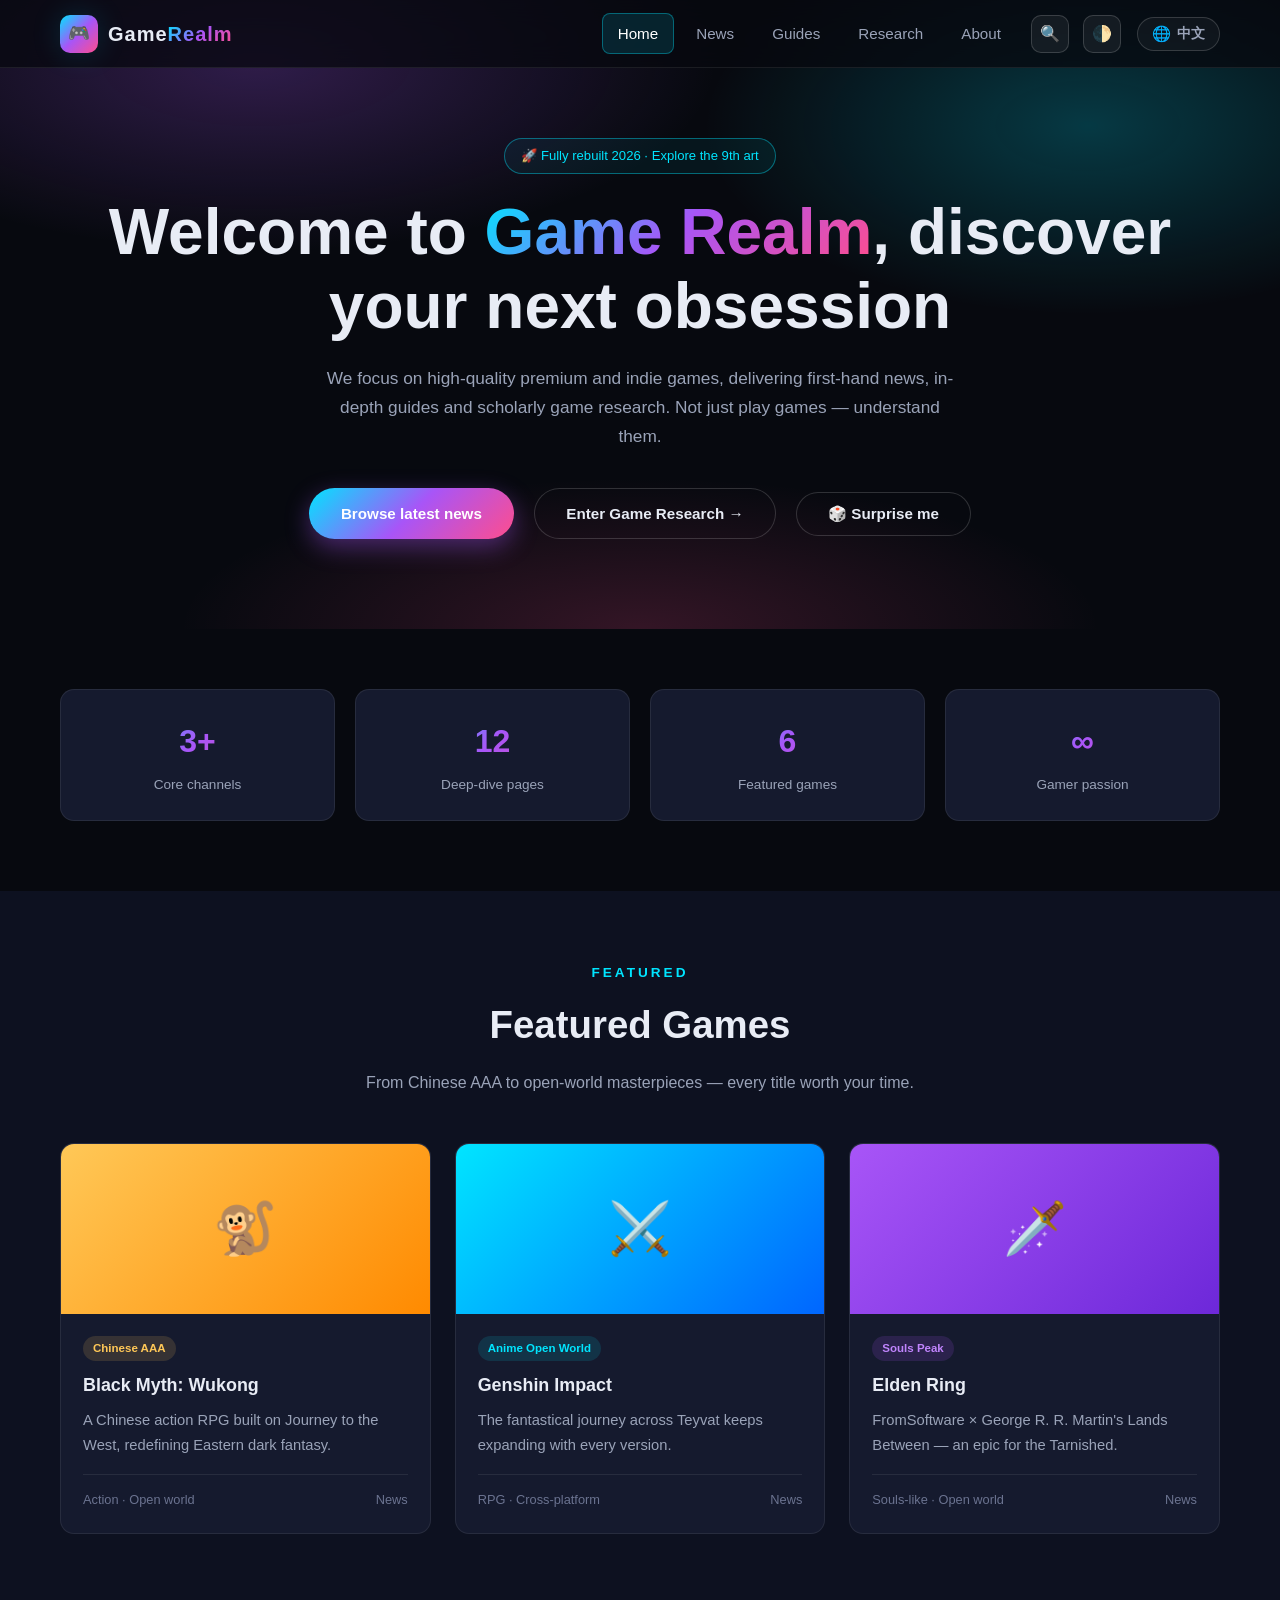
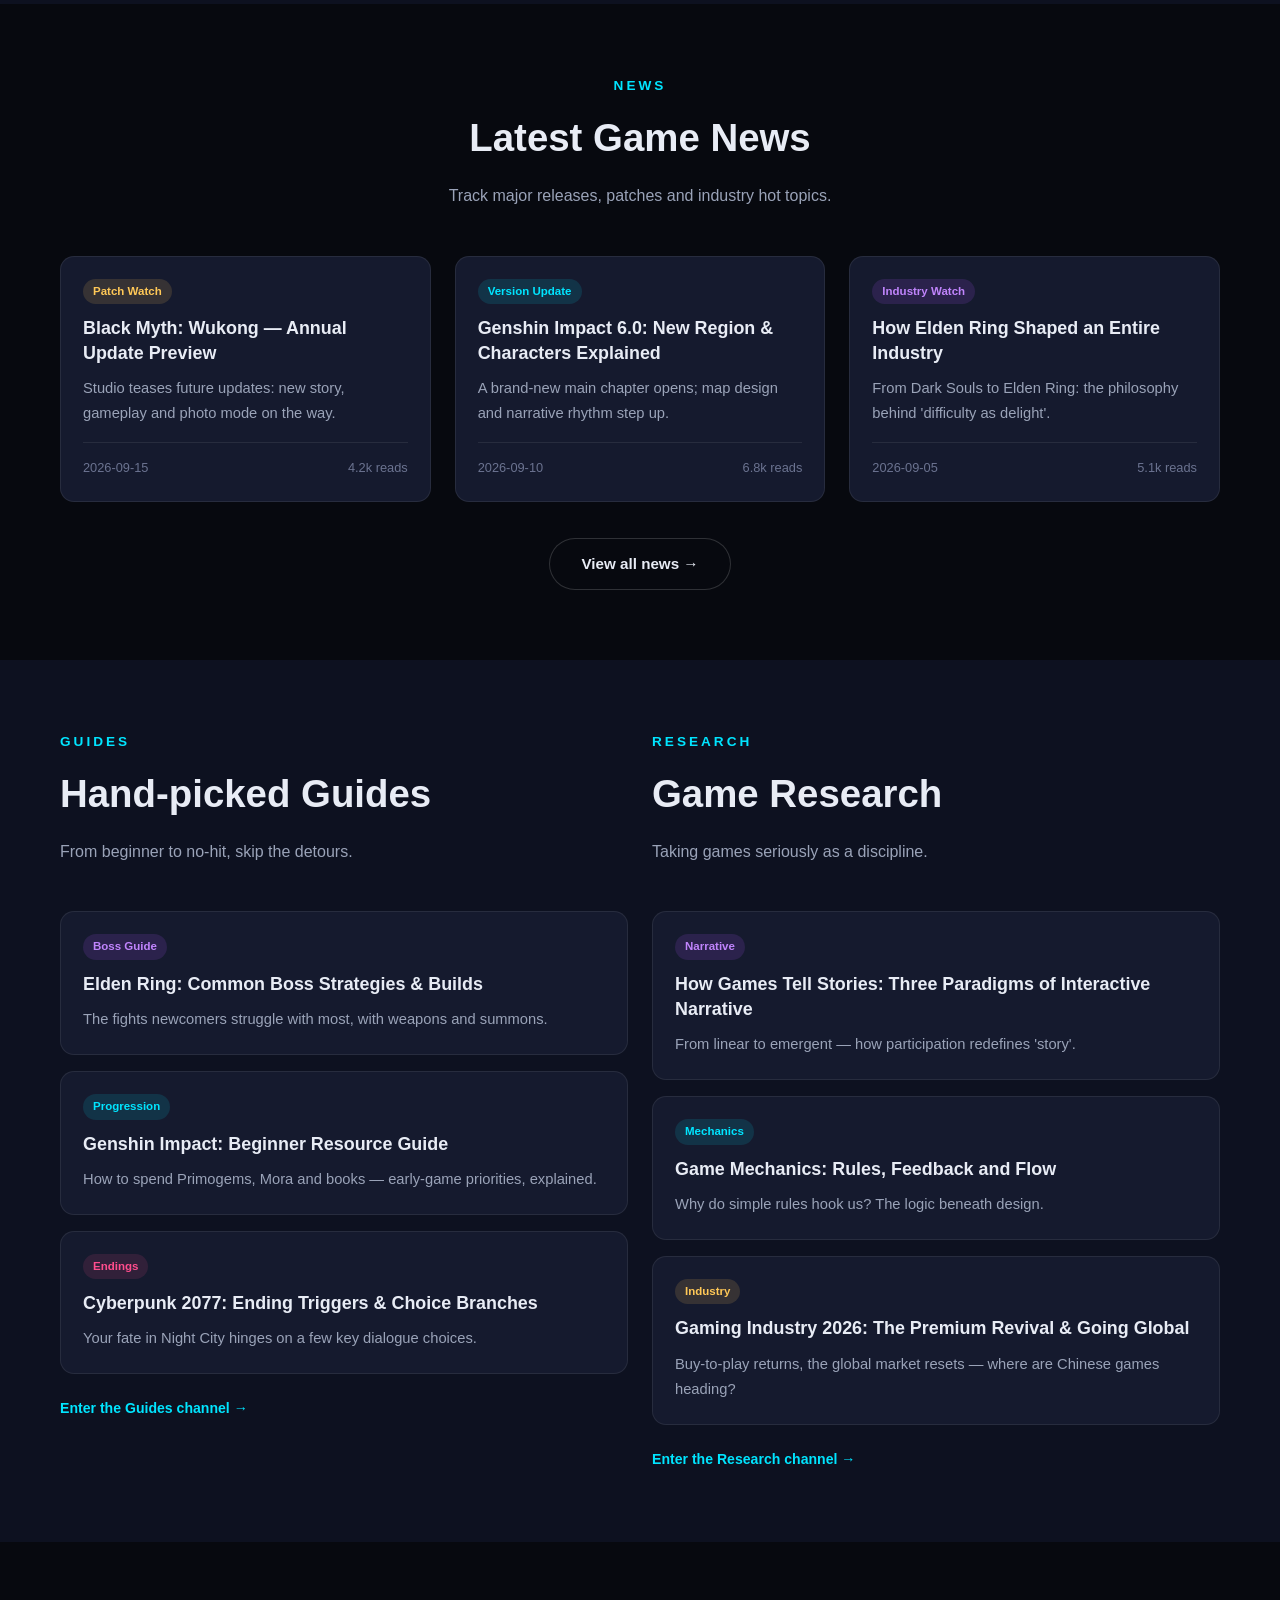
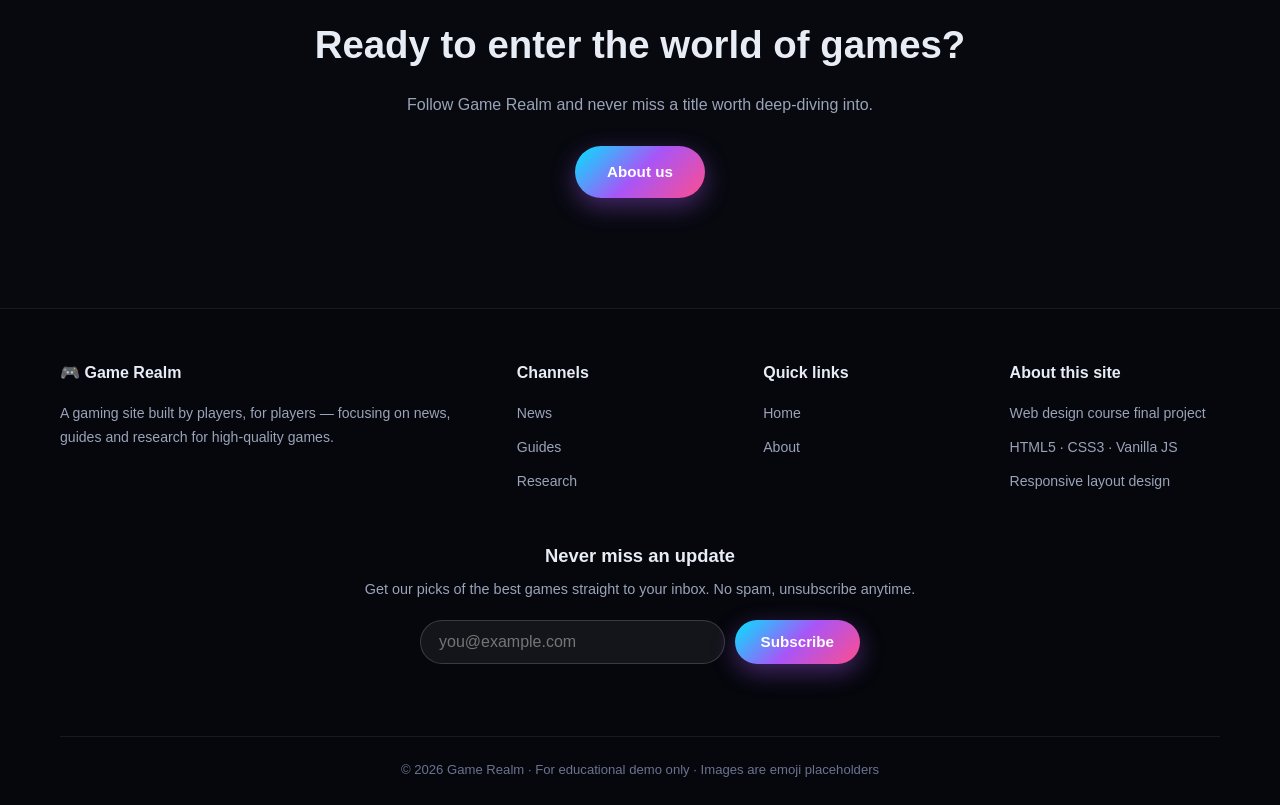
<file: index.html>
<!DOCTYPE html>
<html lang="en">
<head>
  <meta charset="UTF-8">
  <meta name="viewport" content="width=device-width, initial-scale=1.0">
  <title>Game Realm — News · Guides · Research</title>
  <meta name="description" content="Game Realm is a gaming site covering news, guides and research for high-quality games.">
  <link rel="stylesheet" href="css/style.css">
</head>
<body>

  <!-- 顶部导航 -->
  <header class="site-header">
    <div class="nav-inner">
      <a href="index.html" class="logo">
        <span class="logo-mark">🎮</span>
        <span class="logo-text">Game<span>Realm</span></span>
      </a>
      <button class="nav-toggle" aria-label="Open menu">
        <span></span><span></span><span></span>
      </button>
      <nav class="nav-menu">
        <a href="index.html" class="active" data-i18n="nav.home">Home</a>
        <a href="news/index.html" data-i18n="nav.news">News</a>
        <a href="guides/index.html" data-i18n="nav.guides">Guides</a>
        <a href="research/index.html" data-i18n="nav.research">Research</a>
        <a href="about.html" data-i18n="nav.about">About</a>
        <button class="lang-toggle" type="button"><span class="globe">🌐</span><span class="label">中文</span></button>
      </nav>
    </div>
  </header>

  <!-- Hero -->
  <section class="hero">
    <div class="container">
      <span class="hero-badge" data-i18n="home.badge">🚀 Fully rebuilt 2026 · Explore the 9th art</span>
      <h1><span data-i18n="home.h1a">Welcome to </span><span class="gradient-text" data-i18n="home.h1b">Game Realm</span><span data-i18n="home.h1c">, discover your next obsession</span></h1>
      <p class="lead" data-i18n="home.lead">We focus on high-quality premium and indie games...</p>
      <a href="news/index.html" class="btn btn-primary" data-i18n="home.cta1">Browse latest news</a>
      <a href="research/index.html" class="btn btn-ghost" data-i18n="home.cta2">Enter Game Research →</a>
      <button id="surpriseBtn" class="btn btn-ghost" type="button" data-i18n="home.surprise">🎲 Surprise me</button>
    </div>
  </section>

  <!-- 数据统计 -->
  <section class="section" style="padding-top:20px;">
    <div class="container">
      <div class="stats-row reveal">
        <div class="stat-box"><div class="num" data-i18n="home.stat1n">3+</div><div class="label" data-i18n="home.stat1l">Core channels</div></div>
        <div class="stat-box"><div class="num" data-i18n="home.stat2n">12</div><div class="label" data-i18n="home.stat2l">Deep-dive pages</div></div>
        <div class="stat-box"><div class="num" data-i18n="home.stat3n">6</div><div class="label" data-i18n="home.stat3l">Featured games</div></div>
        <div class="stat-box"><div class="num" data-i18n="home.stat4n">∞</div><div class="label" data-i18n="home.stat4l">Gamer passion</div></div>
      </div>
    </div>
  </section>

  <!-- 精选游戏 -->
  <section class="section section-alt">
    <div class="container">
      <div class="section-head reveal">
        <div class="eyebrow" data-i18n="home.feat_eb">Featured</div>
        <h2 data-i18n="home.feat_t">Featured Games</h2>
        <p data-i18n="home.feat_d">From Chinese AAA to open-world masterpieces...</p>
      </div>
      <div class="grid">
        <a class="card reveal" href="news/detail-wukong.html">
          <div class="card-thumb t-gold">🐒</div>
          <div class="card-body">
            <span class="card-tag tag-gold" data-i18n="home.f_wukong_tag">Chinese AAA</span>
            <h3 data-i18n="home.f_wukong_t">Black Myth: Wukong</h3>
            <p data-i18n="home.f_wukong_d">A Chinese action RPG built on Journey to the West...</p>
            <div class="card-meta"><span data-i18n="home.f_wukong_m">Action · Open world</span><span>News</span></div>
          </div>
        </a>
        <a class="card reveal" href="news/detail-genshin.html">
          <div class="card-thumb t-cyan">⚔️</div>
          <div class="card-body">
            <span class="card-tag" data-i18n="home.f_genshin_tag">Anime Open World</span>
            <h3 data-i18n="home.f_genshin_t">Genshin Impact</h3>
            <p data-i18n="home.f_genshin_d">The fantastical journey across Teyvat...</p>
            <div class="card-meta"><span data-i18n="home.f_genshin_m">RPG · Cross-platform</span><span>News</span></div>
          </div>
        </a>
        <a class="card reveal" href="news/detail-eldenring.html">
          <div class="card-thumb t-purple">🗡️</div>
          <div class="card-body">
            <span class="card-tag tag-purple" data-i18n="home.f_elden_tag">Souls Peak</span>
            <h3 data-i18n="home.f_elden_t">Elden Ring</h3>
            <p data-i18n="home.f_elden_d">FromSoftware × George R. R. Martin's Lands Between...</p>
            <div class="card-meta"><span data-i18n="home.f_elden_m">Souls-like · Open world</span><span>News</span></div>
          </div>
        </a>
      </div>
    </div>
  </section>

  <!-- 最新资讯 -->
  <section class="section">
    <div class="container">
      <div class="section-head reveal">
        <div class="eyebrow" data-i18n="home.news_eb">News</div>
        <h2 data-i18n="home.news_t">Latest Game News</h2>
        <p data-i18n="home.news_d">Track major releases, patches and industry hot topics.</p>
      </div>
      <div class="grid">
        <a class="card reveal" href="news/detail-wukong.html">
          <div class="card-body">
            <span class="card-tag tag-gold" data-i18n="home.n1_tag">Patch Watch</span>
            <h3 data-i18n="home.n1_t">Black Myth: Wukong — Annual Update Preview</h3>
            <p data-i18n="home.n1_d">Studio teases future updates...</p>
            <div class="card-meta"><span data-i18n="home.n1_m">2026-09-15</span><span>4.2k reads</span></div>
          </div>
        </a>
        <a class="card reveal" href="news/detail-genshin.html">
          <div class="card-body">
            <span class="card-tag" data-i18n="home.n2_tag">Version Update</span>
            <h3 data-i18n="home.n2_t">Genshin Impact 6.0: New Region & Characters</h3>
            <p data-i18n="home.n2_d">A brand-new main chapter opens...</p>
            <div class="card-meta"><span data-i18n="home.n2_m">2026-09-10</span><span>6.8k reads</span></div>
          </div>
        </a>
        <a class="card reveal" href="news/detail-eldenring.html">
          <div class="card-body">
            <span class="card-tag tag-purple" data-i18n="home.n3_tag">Industry Watch</span>
            <h3 data-i18n="home.n3_t">How Elden Ring Shaped an Entire Industry</h3>
            <p data-i18n="home.n3_d">From Dark Souls to Elden Ring...</p>
            <div class="card-meta"><span data-i18n="home.n3_m">2026-09-05</span><span>5.1k reads</span></div>
          </div>
        </a>
      </div>
      <div style="text-align:center;margin-top:36px;" class="reveal">
        <a href="news/index.html" class="btn btn-ghost" data-i18n="home.news_all">View all news →</a>
      </div>
    </div>
  </section>

  <!-- 攻略 + 研究 双栏预览 -->
  <section class="section section-alt">
    <div class="container">
      <div class="grid grid-2">
        <div class="reveal">
          <div class="section-head" style="text-align:left;">
            <div class="eyebrow" data-i18n="home.guides_eb">Guides</div>
            <h2 style="text-align:left;" data-i18n="home.guides_t">Hand-picked Guides</h2>
            <p data-i18n="home.guides_d">From beginner to no-hit, skip the detours.</p>
          </div>
          <div class="card" style="margin-bottom:16px;">
            <div class="card-body">
              <span class="card-tag tag-purple" data-i18n="home.g1_tag">Boss Guide</span>
              <h3><a href="guides/guide-eldenring.html" data-i18n="home.g1_t">Elden Ring: Common Boss Strategies & Builds</a></h3>
              <p data-i18n="home.g1_d">The fights newcomers struggle with most...</p>
            </div>
          </div>
          <div class="card" style="margin-bottom:16px;">
            <div class="card-body">
              <span class="card-tag" data-i18n="home.g2_tag">Progression</span>
              <h3><a href="guides/guide-genshin.html" data-i18n="home.g2_t">Genshin Impact: Beginner Resource Guide</a></h3>
              <p data-i18n="home.g2_d">How to spend Primogems, Mora and books...</p>
            </div>
          </div>
          <div class="card">
            <div class="card-body">
              <span class="card-tag tag-pink" data-i18n="home.g3_tag">Endings</span>
              <h3><a href="guides/guide-cyberpunk.html" data-i18n="home.g3_t">Cyberpunk 2077: Ending Triggers & Branches</a></h3>
              <p data-i18n="home.g3_d">Your fate in Night City hinges on a few choices...</p>
            </div>
          </div>
          <div style="margin-top:20px;"><a href="guides/index.html" class="card-more" data-i18n="home.g_more">Enter the Guides channel</a></div>
        </div>

        <div class="reveal">
          <div class="section-head" style="text-align:left;">
            <div class="eyebrow" data-i18n="home.res_eb">Research</div>
            <h2 style="text-align:left;" data-i18n="home.res_t">Game Research</h2>
            <p data-i18n="home.res_d">Taking games seriously as a discipline.</p>
          </div>
          <div class="card" style="margin-bottom:16px;">
            <div class="card-body">
              <span class="card-tag tag-purple" data-i18n="home.r1_tag">Narrative</span>
              <h3><a href="research/research-narrative.html" data-i18n="home.r1_t">How Games Tell Stories: Three Paradigms</a></h3>
              <p data-i18n="home.r1_d">From linear to emergent — how participation redefines 'story'.</p>
            </div>
          </div>
          <div class="card" style="margin-bottom:16px;">
            <div class="card-body">
              <span class="card-tag" data-i18n="home.r2_tag">Mechanics</span>
              <h3><a href="research/research-mechanics.html" data-i18n="home.r2_t">Game Mechanics: Rules, Feedback and Flow</a></h3>
              <p data-i18n="home.r2_d">Why do simple rules hook us? The logic beneath design.</p>
            </div>
          </div>
          <div class="card">
            <div class="card-body">
              <span class="card-tag tag-gold" data-i18n="home.r3_tag">Industry</span>
              <h3><a href="research/research-industry.html" data-i18n="home.r3_t">Gaming Industry 2026: Premium Revival & Going Global</a></h3>
              <p data-i18n="home.r3_d">Buy-to-play returns — where are Chinese games heading?</p>
            </div>
          </div>
          <div style="margin-top:20px;"><a href="research/index.html" class="card-more" data-i18n="home.r_more">Enter the Research channel</a></div>
        </div>
      </div>
    </div>
  </section>

  <!-- CTA -->
  <section class="section">
    <div class="container" style="text-align:center;" class="reveal">
      <h2 style="font-size:clamp(1.6rem,3.5vw,2.4rem);margin-bottom:14px;" data-i18n="home.cta_t">Ready to enter the world of games?</h2>
      <p style="color:var(--text-sub);max-width:560px;margin:0 auto 28px;" data-i18n="home.cta_d">Follow Game Realm and never miss a title worth deep-diving into.</p>
      <a href="about.html" class="btn btn-primary" data-i18n="home.cta_btn">About us</a>
    </div>
  </section>

  <!-- 页脚 -->
  <footer class="site-footer">
    <div class="container">
      <div class="footer-grid">
        <div>
          <h4 data-i18n="foot.about_t">🎮 Game Realm</h4>
          <p data-i18n="foot.about_d">A gaming site built by players, for players...</p>
        </div>
        <div>
          <h4 data-i18n="foot.channels">Channels</h4>
          <ul>
            <li><a href="news/index.html" data-i18n="nav.news">News</a></li>
            <li><a href="guides/index.html" data-i18n="nav.guides">Guides</a></li>
            <li><a href="research/index.html" data-i18n="nav.research">Research</a></li>
          </ul>
        </div>
        <div>
          <h4 data-i18n="foot.quick">Quick links</h4>
          <ul>
            <li><a href="index.html" data-i18n="nav.home">Home</a></li>
            <li><a href="about.html" data-i18n="nav.about">About</a></li>
          </ul>
        </div>
        <div>
          <h4 data-i18n="foot.tech_t">About this site</h4>
          <ul>
            <li data-i18n="foot.tech1">Web design course final project</li>
            <li data-i18n="foot.tech2">HTML5 · CSS3 · Vanilla JS</li>
            <li data-i18n="foot.tech3">Responsive layout design</li>
          </ul>
        </div>
      </div>
      <div class="subscribe-box">
        <h4 data-i18n="sub.title">Never miss an update</h4>
        <p data-i18n="sub.desc">Get our picks of the best games straight to your inbox. No spam, unsubscribe anytime.</p>
        <form class="subscribe-form" novalidate>
          <input class="sub-email" type="email" data-i18n-ph="sub.ph" placeholder="you@example.com" aria-label="Email">
          <button class="btn btn-primary sub-btn" type="submit" data-i18n="sub.btn">Subscribe</button>
        </form>
        <p class="sub-msg"></p>
      </div>
      <div class="footer-bottom">
        © <span id="year">2026</span> Game Realm<span data-i18n="foot.copy_suffix"> · For educational demo only</span>
      </div>
    </div>
  </footer>

  <button id="backTop" aria-label="Back to top">↑</button>
  <script src="js/i18n.js"></script>
  <script src="js/search.js"></script>
  <script src="js/main.js"></script>
</body>
</html>
</file>
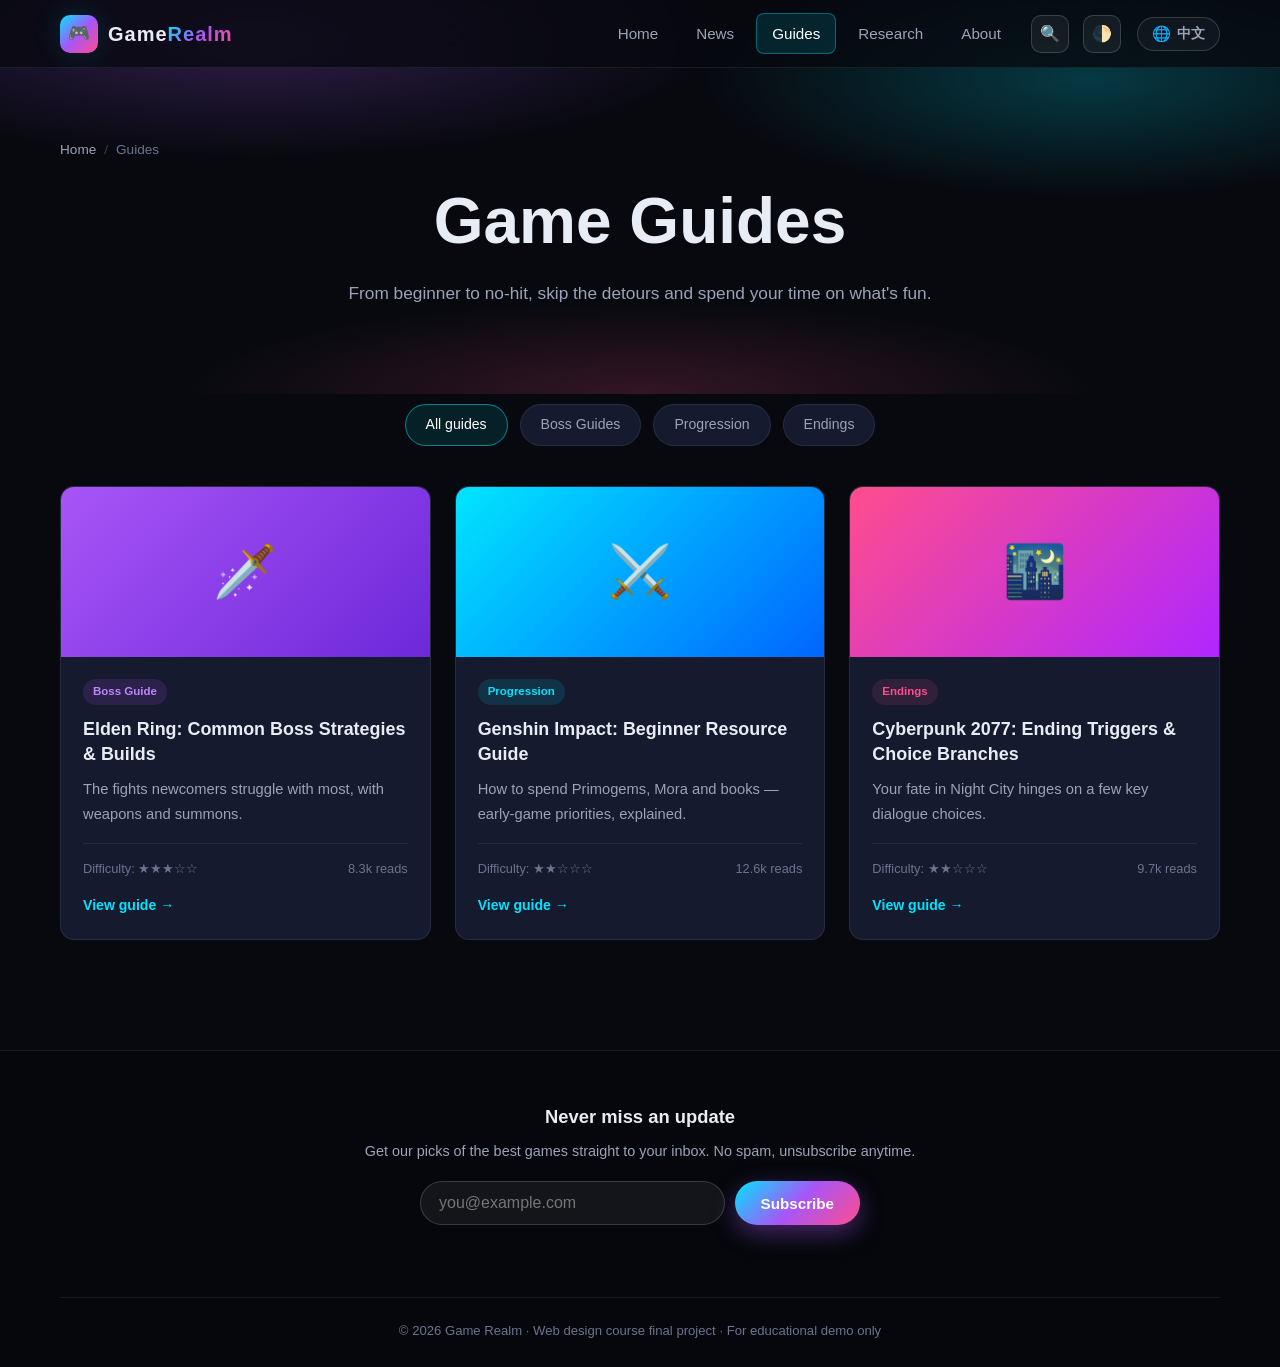
<file: guides/index.html>
<!DOCTYPE html>
<html lang="en">
<head>
  <meta charset="UTF-8">
  <meta name="viewport" content="width=device-width, initial-scale=1.0">
  <title>Game Guides — Game Realm</title>
  <link rel="stylesheet" href="../css/style.css">
</head>
<body>

  <header class="site-header">
    <div class="nav-inner">
      <a href="../index.html" class="logo">
        <span class="logo-mark">🎮</span>
        <span class="logo-text">Game<span>Realm</span></span>
      </a>
      <button class="nav-toggle" aria-label="Open menu"><span></span><span></span><span></span></button>
      <nav class="nav-menu">
        <a href="../index.html" data-i18n="nav.home">Home</a>
        <a href="../news/index.html" data-i18n="nav.news">News</a>
        <a href="index.html" class="active" data-i18n="nav.guides">Guides</a>
        <a href="../research/index.html" data-i18n="nav.research">Research</a>
        <a href="../about.html" data-i18n="nav.about">About</a>
        <button class="lang-toggle" type="button"><span class="globe">🌐</span><span class="label">中文</span></button>
      </nav>
    </div>
  </header>

  <section class="hero" style="padding-bottom:50px;">
    <div class="container">
      <div class="breadcrumb" style="padding:0;text-align:left;">
        <a href="../index.html" data-i18n="nav.home">Home</a><span class="sep">/</span><span data-i18n="nav.guides">Guides</span>
      </div>
      <h1 style="margin-top:24px;" data-i18n="guides.eyebrow">Game Guides</h1>
      <p class="lead" data-i18n="guides.lead">From beginner to no-hit, skip the detours.</p>
    </div>
  </section>

  <section class="section" style="padding-top:10px;">
    <div class="container">
      <div class="cat-chips reveal">
        <a href="index.html" class="active" data-i18n="guides.chip_all">All guides</a>
        <a href="guide-eldenring.html" data-i18n="guides.chip_boss">Boss Guides</a>
        <a href="guide-genshin.html" data-i18n="guides.chip_prog">Progression</a>
        <a href="guide-cyberpunk.html" data-i18n="guides.chip_end">Endings</a>
      </div>

      <div class="grid">
        <a class="card reveal" href="guide-eldenring.html">
          <div class="card-thumb t-purple">🗡️</div>
          <div class="card-body">
            <span class="card-tag tag-purple" data-i18n="home.g1_tag">Boss Guide</span>
            <h3 data-i18n="home.g1_t">Elden Ring: Common Boss Strategies & Builds</h3>
            <p data-i18n="home.g1_d">The fights newcomers struggle with most...</p>
            <div class="card-meta"><span><span data-i18n="guides.diff">Difficulty</span>: ★★★☆☆</span><span>8.3k <span data-i18n="news.m_reads">reads</span></span></div>
            <span class="card-more" data-i18n="guides.view">View guide</span>
          </div>
        </a>

        <a class="card reveal" href="guide-genshin.html">
          <div class="card-thumb t-cyan">⚔️</div>
          <div class="card-body">
            <span class="card-tag" data-i18n="home.g2_tag">Progression</span>
            <h3 data-i18n="home.g2_t">Genshin Impact: Beginner Resource Guide</h3>
            <p data-i18n="home.g2_d">How to spend Primogems, Mora and books...</p>
            <div class="card-meta"><span><span data-i18n="guides.diff">Difficulty</span>: ★★☆☆☆</span><span>12.6k <span data-i18n="news.m_reads">reads</span></span></div>
            <span class="card-more" data-i18n="guides.view">View guide</span>
          </div>
        </a>

        <a class="card reveal" href="guide-cyberpunk.html">
          <div class="card-thumb t-pink">🌃</div>
          <div class="card-body">
            <span class="card-tag tag-pink" data-i18n="home.g3_tag">Endings</span>
            <h3 data-i18n="home.g3_t">Cyberpunk 2077: Ending Triggers & Branches</h3>
            <p data-i18n="home.g3_d">Your fate in Night City hinges on a few choices...</p>
            <div class="card-meta"><span><span data-i18n="guides.diff">Difficulty</span>: ★★☆☆☆</span><span>9.7k <span data-i18n="news.m_reads">reads</span></span></div>
            <span class="card-more" data-i18n="guides.view">View guide</span>
          </div>
        </a>
      </div>
    </div>
  </section>

  <footer class="site-footer">
    <div class="container">
      <div class="subscribe-box">
        <h4 data-i18n="sub.title">Never miss an update</h4>
        <p data-i18n="sub.desc">Get our picks of the best games straight to your inbox. No spam, unsubscribe anytime.</p>
        <form class="subscribe-form" novalidate>
          <input class="sub-email" type="email" data-i18n-ph="sub.ph" placeholder="you@example.com" aria-label="Email">
          <button class="btn btn-primary sub-btn" type="submit" data-i18n="sub.btn">Subscribe</button>
        </form>
        <p class="sub-msg"></p>
      </div>
      <div class="footer-bottom">© <span id="year">2026</span> Game Realm<span data-i18n="foot.copy_suffix_short"></span></div>
    </div>
  </footer>

  <button id="backTop" aria-label="Back to top">↑</button>
  <script src="../js/i18n.js"></script>
  <script src="../js/search.js"></script>
  <script src="../js/main.js"></script>
</body>
</html>
</file>
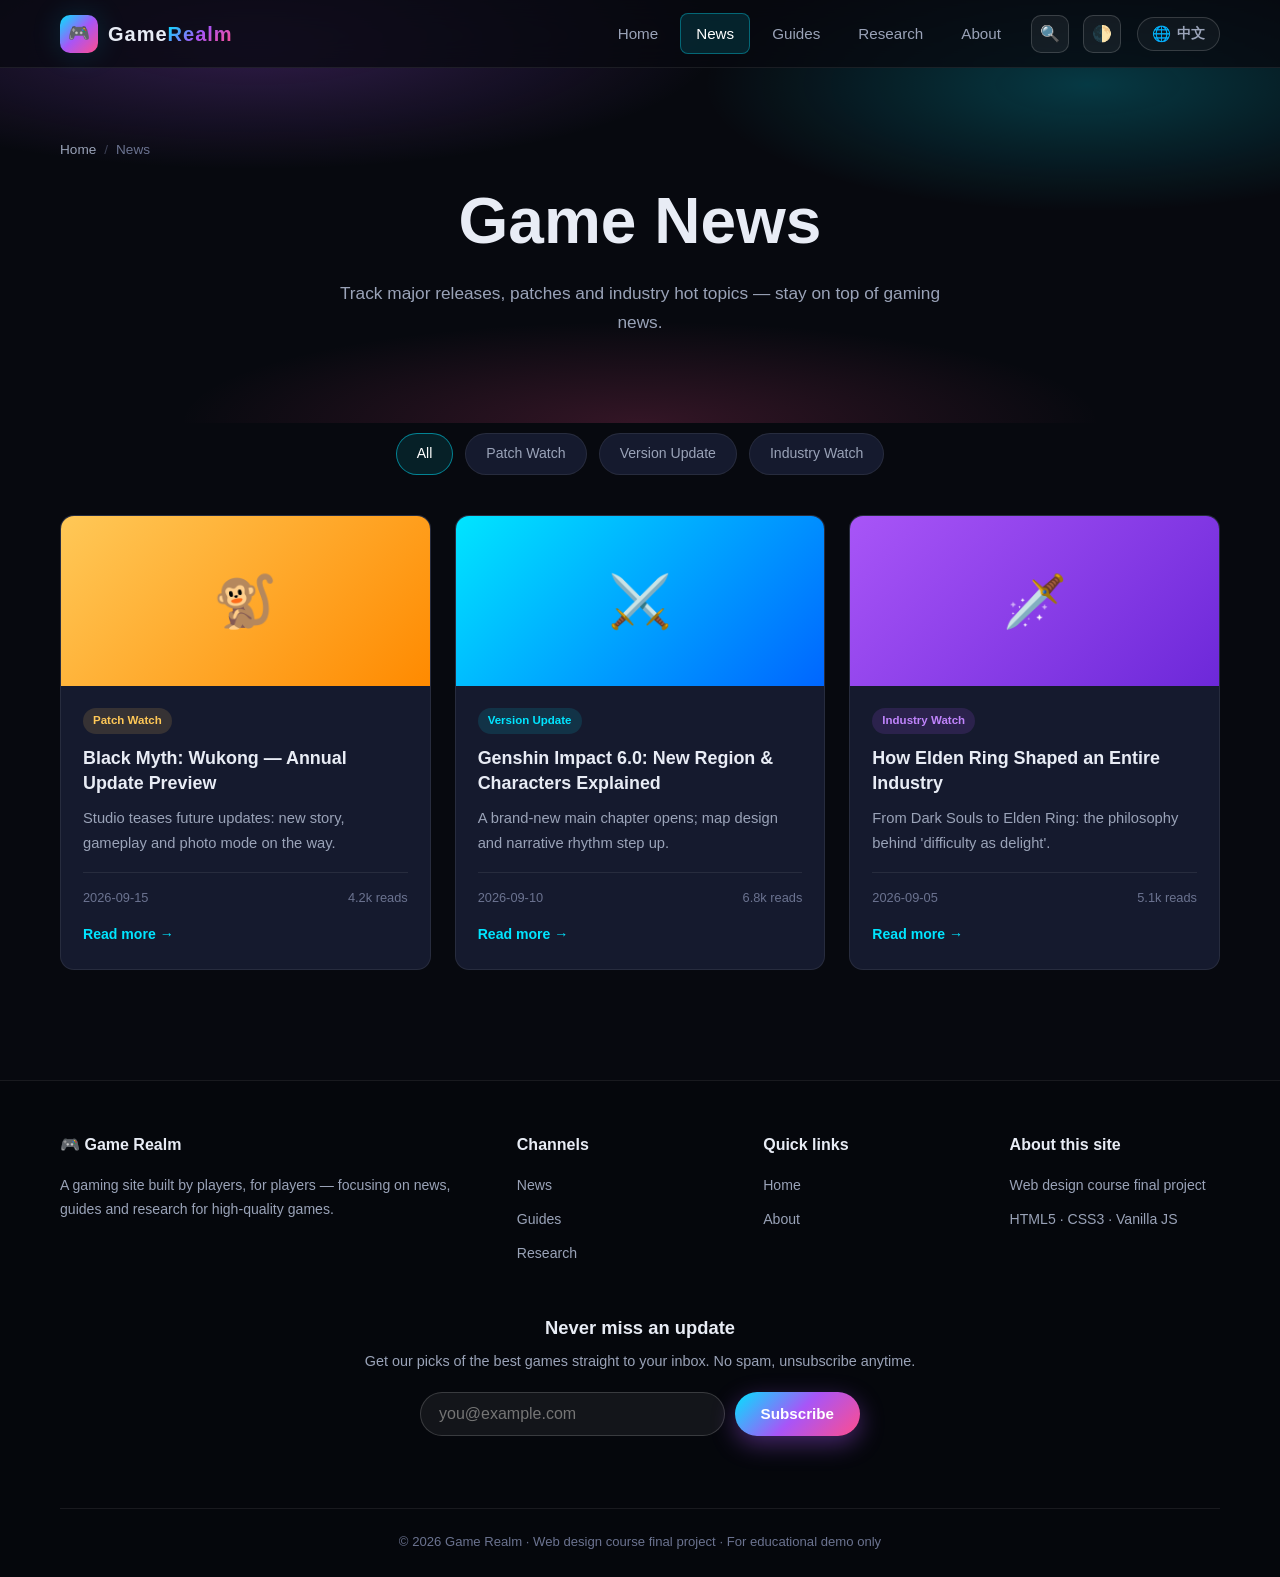
<file: news/index.html>
<!DOCTYPE html>
<html lang="en">
<head>
  <meta charset="UTF-8">
  <meta name="viewport" content="width=device-width, initial-scale=1.0">
  <title>Game News — Game Realm</title>
  <link rel="stylesheet" href="../css/style.css">
</head>
<body>

  <header class="site-header">
    <div class="nav-inner">
      <a href="../index.html" class="logo">
        <span class="logo-mark">🎮</span>
        <span class="logo-text">Game<span>Realm</span></span>
      </a>
      <button class="nav-toggle" aria-label="Open menu"><span></span><span></span><span></span></button>
      <nav class="nav-menu">
        <a href="../index.html" data-i18n="nav.home">Home</a>
        <a href="index.html" class="active" data-i18n="nav.news">News</a>
        <a href="../guides/index.html" data-i18n="nav.guides">Guides</a>
        <a href="../research/index.html" data-i18n="nav.research">Research</a>
        <a href="../about.html" data-i18n="nav.about">About</a>
        <button class="lang-toggle" type="button"><span class="globe">🌐</span><span class="label">中文</span></button>
      </nav>
    </div>
  </header>

  <!-- 页头横幅 -->
  <section class="hero" style="padding-bottom:50px;">
    <div class="container">
      <div class="breadcrumb" style="padding:0;text-align:left;">
        <a href="../index.html" data-i18n="nav.home">Home</a><span class="sep">/</span><span data-i18n="nav.news">News</span>
      </div>
      <h1 style="margin-top:24px;" data-i18n="news.eyebrow">Game News</h1>
      <p class="lead" data-i18n="news.lead">Track major releases, patches and industry hot topics.</p>
    </div>
  </section>

  <!-- 分类筛选（视觉） -->
  <section class="section" style="padding-top:10px;">
    <div class="container">
      <div class="cat-chips reveal">
        <a href="index.html" class="active" data-i18n="news.chip_all">All</a>
        <a href="detail-wukong.html" data-i18n="news.chip_patch">Patch Watch</a>
        <a href="detail-genshin.html" data-i18n="news.chip_version">Version Update</a>
        <a href="detail-eldenring.html" data-i18n="news.chip_industry">Industry Watch</a>
      </div>

      <div class="grid">
        <a class="card reveal" href="detail-wukong.html">
          <div class="card-thumb t-gold">🐒</div>
          <div class="card-body">
            <span class="card-tag tag-gold" data-i18n="home.n1_tag">Patch Watch</span>
            <h3 data-i18n="home.n1_t">Black Myth: Wukong — Annual Update Preview</h3>
            <p data-i18n="home.n1_d">Studio teases future updates...</p>
            <div class="card-meta"><span data-i18n="home.n1_m">2026-09-15</span><span>4.2k <span data-i18n="news.m_reads">reads</span></span></div>
            <span class="card-more" data-i18n="news.read_more">Read more</span>
          </div>
        </a>

        <a class="card reveal" href="detail-genshin.html">
          <div class="card-thumb t-cyan">⚔️</div>
          <div class="card-body">
            <span class="card-tag" data-i18n="home.n2_tag">Version Update</span>
            <h3 data-i18n="home.n2_t">Genshin Impact 6.0: New Region & Characters</h3>
            <p data-i18n="home.n2_d">A brand-new main chapter opens...</p>
            <div class="card-meta"><span data-i18n="home.n2_m">2026-09-10</span><span>6.8k <span data-i18n="news.m_reads">reads</span></span></div>
            <span class="card-more" data-i18n="news.read_more">Read more</span>
          </div>
        </a>

        <a class="card reveal" href="detail-eldenring.html">
          <div class="card-thumb t-purple">🗡️</div>
          <div class="card-body">
            <span class="card-tag tag-purple" data-i18n="home.n3_tag">Industry Watch</span>
            <h3 data-i18n="home.n3_t">How Elden Ring Shaped an Entire Industry</h3>
            <p data-i18n="home.n3_d">From Dark Souls to Elden Ring...</p>
            <div class="card-meta"><span data-i18n="home.n3_m">2026-09-05</span><span>5.1k <span data-i18n="news.m_reads">reads</span></span></div>
            <span class="card-more" data-i18n="news.read_more">Read more</span>
          </div>
        </a>
      </div>
    </div>
  </section>

  <footer class="site-footer">
    <div class="container">
      <div class="footer-grid">
        <div>
          <h4 data-i18n="foot.about_t">🎮 Game Realm</h4>
          <p data-i18n="foot.about_d">A gaming site built by players, for players...</p>
        </div>
        <div>
          <h4 data-i18n="foot.channels">Channels</h4>
          <ul>
            <li><a href="index.html" data-i18n="nav.news">News</a></li>
            <li><a href="../guides/index.html" data-i18n="nav.guides">Guides</a></li>
            <li><a href="../research/index.html" data-i18n="nav.research">Research</a></li>
          </ul>
        </div>
        <div>
          <h4 data-i18n="foot.quick">Quick links</h4>
          <ul>
            <li><a href="../index.html" data-i18n="nav.home">Home</a></li>
            <li><a href="../about.html" data-i18n="nav.about">About</a></li>
          </ul>
        </div>
        <div>
          <h4 data-i18n="foot.tech_t">About this site</h4>
          <ul>
            <li data-i18n="foot.tech1">Web design course final project</li>
            <li data-i18n="foot.tech2">HTML5 · CSS3 · Vanilla JS</li>
          </ul>
        </div>
      </div>
      <div class="subscribe-box">
        <h4 data-i18n="sub.title">Never miss an update</h4>
        <p data-i18n="sub.desc">Get our picks of the best games straight to your inbox. No spam, unsubscribe anytime.</p>
        <form class="subscribe-form" novalidate>
          <input class="sub-email" type="email" data-i18n-ph="sub.ph" placeholder="you@example.com" aria-label="Email">
          <button class="btn btn-primary sub-btn" type="submit" data-i18n="sub.btn">Subscribe</button>
        </form>
        <p class="sub-msg"></p>
      </div>
      <div class="footer-bottom">© <span id="year">2026</span> Game Realm<span data-i18n="foot.copy_suffix_short"></span></div>
    </div>
  </footer>

  <button id="backTop" aria-label="Back to top">↑</button>
  <script src="../js/i18n.js"></script>
  <script src="../js/search.js"></script>
  <script src="../js/main.js"></script>
</body>
</html>
</file>
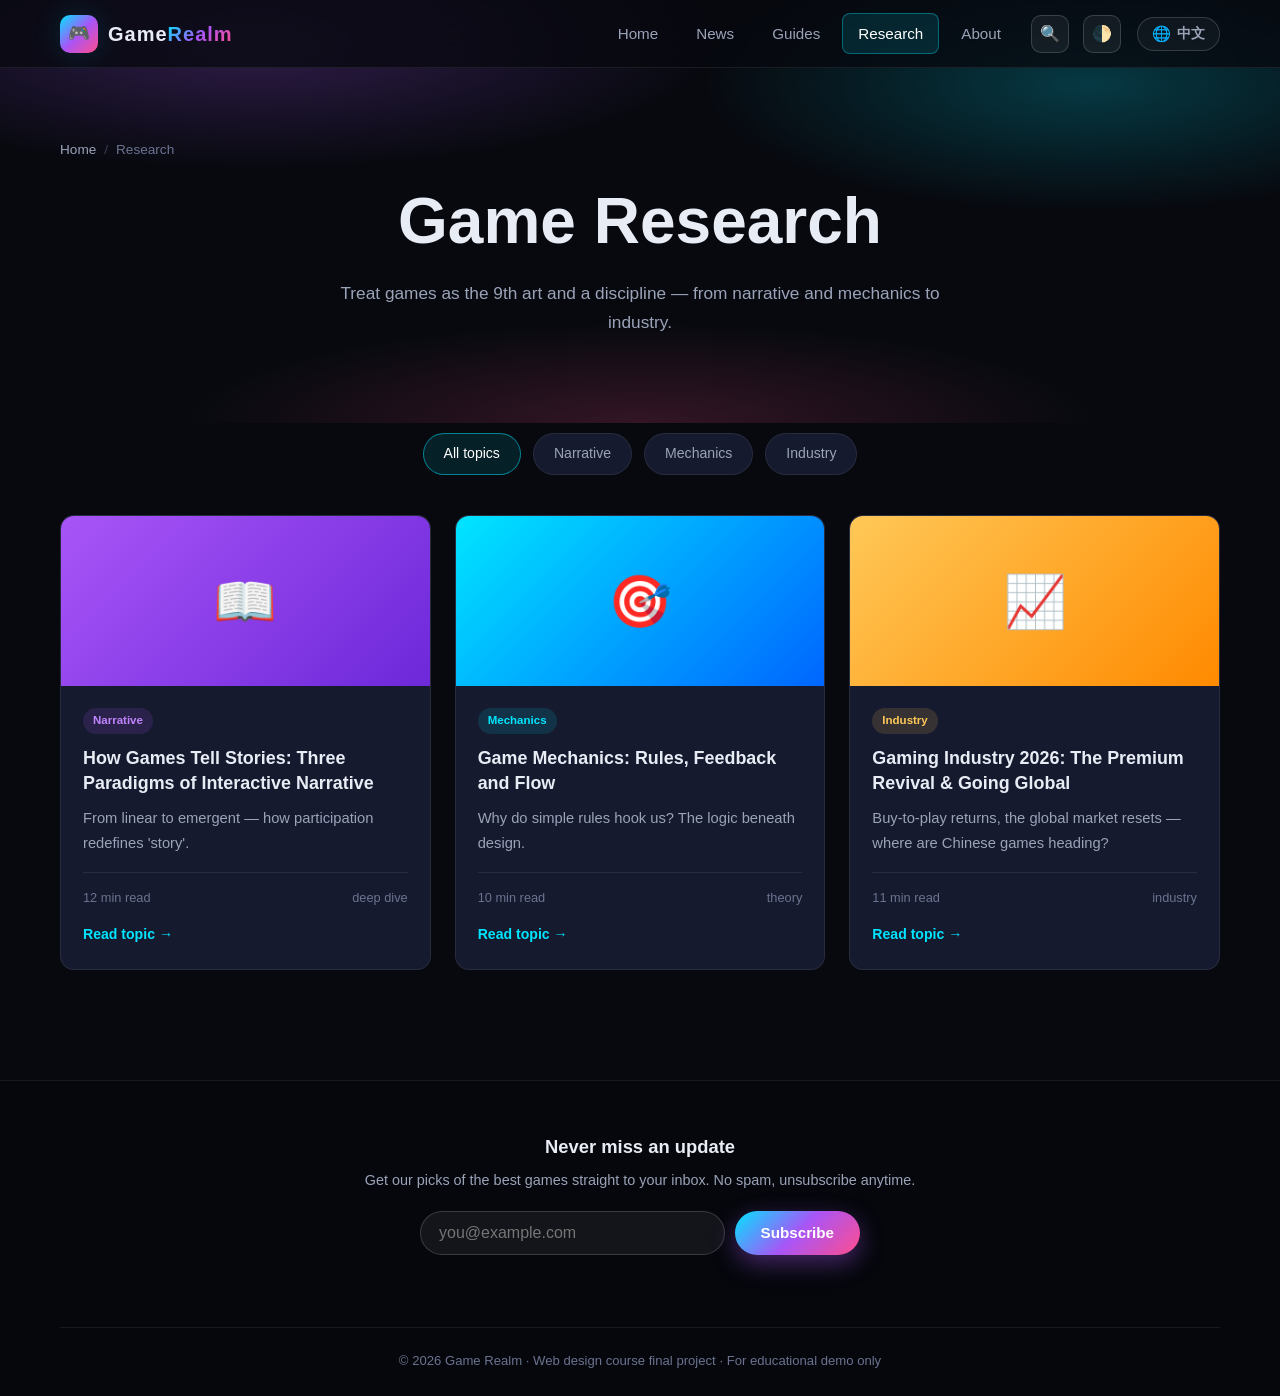
<file: research/index.html>
<!DOCTYPE html>
<html lang="en">
<head>
  <meta charset="UTF-8">
  <meta name="viewport" content="width=device-width, initial-scale=1.0">
  <title>Game Research — Game Realm</title>
  <link rel="stylesheet" href="../css/style.css">
</head>
<body>

  <header class="site-header">
    <div class="nav-inner">
      <a href="../index.html" class="logo">
        <span class="logo-mark">🎮</span>
        <span class="logo-text">Game<span>Realm</span></span>
      </a>
      <button class="nav-toggle" aria-label="Open menu"><span></span><span></span><span></span></button>
      <nav class="nav-menu">
        <a href="../index.html" data-i18n="nav.home">Home</a>
        <a href="../news/index.html" data-i18n="nav.news">News</a>
        <a href="../guides/index.html" data-i18n="nav.guides">Guides</a>
        <a href="index.html" class="active" data-i18n="nav.research">Research</a>
        <a href="../about.html" data-i18n="nav.about">About</a>
        <button class="lang-toggle" type="button"><span class="globe">🌐</span><span class="label">中文</span></button>
      </nav>
    </div>
  </header>

  <section class="hero" style="padding-bottom:50px;">
    <div class="container">
      <div class="breadcrumb" style="padding:0;text-align:left;">
        <a href="../index.html" data-i18n="nav.home">Home</a><span class="sep">/</span><span data-i18n="nav.research">Research</span>
      </div>
      <h1 style="margin-top:24px;" data-i18n="research.eyebrow">Game Research</h1>
      <p class="lead" data-i18n="research.lead">Treat games as the 9th art and a discipline...</p>
    </div>
  </section>

  <section class="section" style="padding-top:10px;">
    <div class="container">
      <div class="cat-chips reveal">
        <a href="index.html" class="active" data-i18n="research.chip_all">All topics</a>
        <a href="research-narrative.html" data-i18n="research.chip_narr">Narrative</a>
        <a href="research-mechanics.html" data-i18n="research.chip_mech">Mechanics</a>
        <a href="research-industry.html" data-i18n="research.chip_ind">Industry</a>
      </div>

      <div class="grid">
        <a class="card reveal" href="research-narrative.html">
          <div class="card-thumb t-purple">📖</div>
          <div class="card-body">
            <span class="card-tag tag-purple" data-i18n="home.r1_tag">Narrative</span>
            <h3 data-i18n="home.r1_t">How Games Tell Stories: Three Paradigms</h3>
            <p data-i18n="home.r1_d">From linear to emergent — how participation redefines 'story'.</p>
            <div class="card-meta"><span data-i18n="rNarr.meta_v">12 min read</span><span data-i18n="research.deep">deep dive</span></div>
            <span class="card-more" data-i18n="research.read">Read topic</span>
          </div>
        </a>

        <a class="card reveal" href="research-mechanics.html">
          <div class="card-thumb t-cyan">🎯</div>
          <div class="card-body">
            <span class="card-tag" data-i18n="home.r2_tag">Mechanics</span>
            <h3 data-i18n="home.r2_t">Game Mechanics: Rules, Feedback and Flow</h3>
            <p data-i18n="home.r2_d">Why do simple rules hook us? The logic beneath design.</p>
            <div class="card-meta"><span data-i18n="rMech.meta_v">10 min read</span><span data-i18n="research.theory">theory</span></div>
            <span class="card-more" data-i18n="research.read">Read topic</span>
          </div>
        </a>

        <a class="card reveal" href="research-industry.html">
          <div class="card-thumb t-gold">📈</div>
          <div class="card-body">
            <span class="card-tag tag-gold" data-i18n="home.r3_tag">Industry</span>
            <h3 data-i18n="home.r3_t">Gaming Industry 2026: Premium Revival & Going Global</h3>
            <p data-i18n="home.r3_d">Buy-to-play returns — where are Chinese games heading?</p>
            <div class="card-meta"><span data-i18n="rInd.meta_v">11 min read</span><span data-i18n="research.industry_l">industry</span></div>
            <span class="card-more" data-i18n="research.read">Read topic</span>
          </div>
        </a>
      </div>
    </div>
  </section>

  <footer class="site-footer">
    <div class="container">
      <div class="subscribe-box">
        <h4 data-i18n="sub.title">Never miss an update</h4>
        <p data-i18n="sub.desc">Get our picks of the best games straight to your inbox. No spam, unsubscribe anytime.</p>
        <form class="subscribe-form" novalidate>
          <input class="sub-email" type="email" data-i18n-ph="sub.ph" placeholder="you@example.com" aria-label="Email">
          <button class="btn btn-primary sub-btn" type="submit" data-i18n="sub.btn">Subscribe</button>
        </form>
        <p class="sub-msg"></p>
      </div>
      <div class="footer-bottom">© <span id="year">2026</span> Game Realm<span data-i18n="foot.copy_suffix_short"></span></div>
    </div>
  </footer>

  <button id="backTop" aria-label="Back to top">↑</button>
  <script src="../js/i18n.js"></script>
  <script src="../js/search.js"></script>
  <script src="../js/main.js"></script>
</body>
</html>
</file>
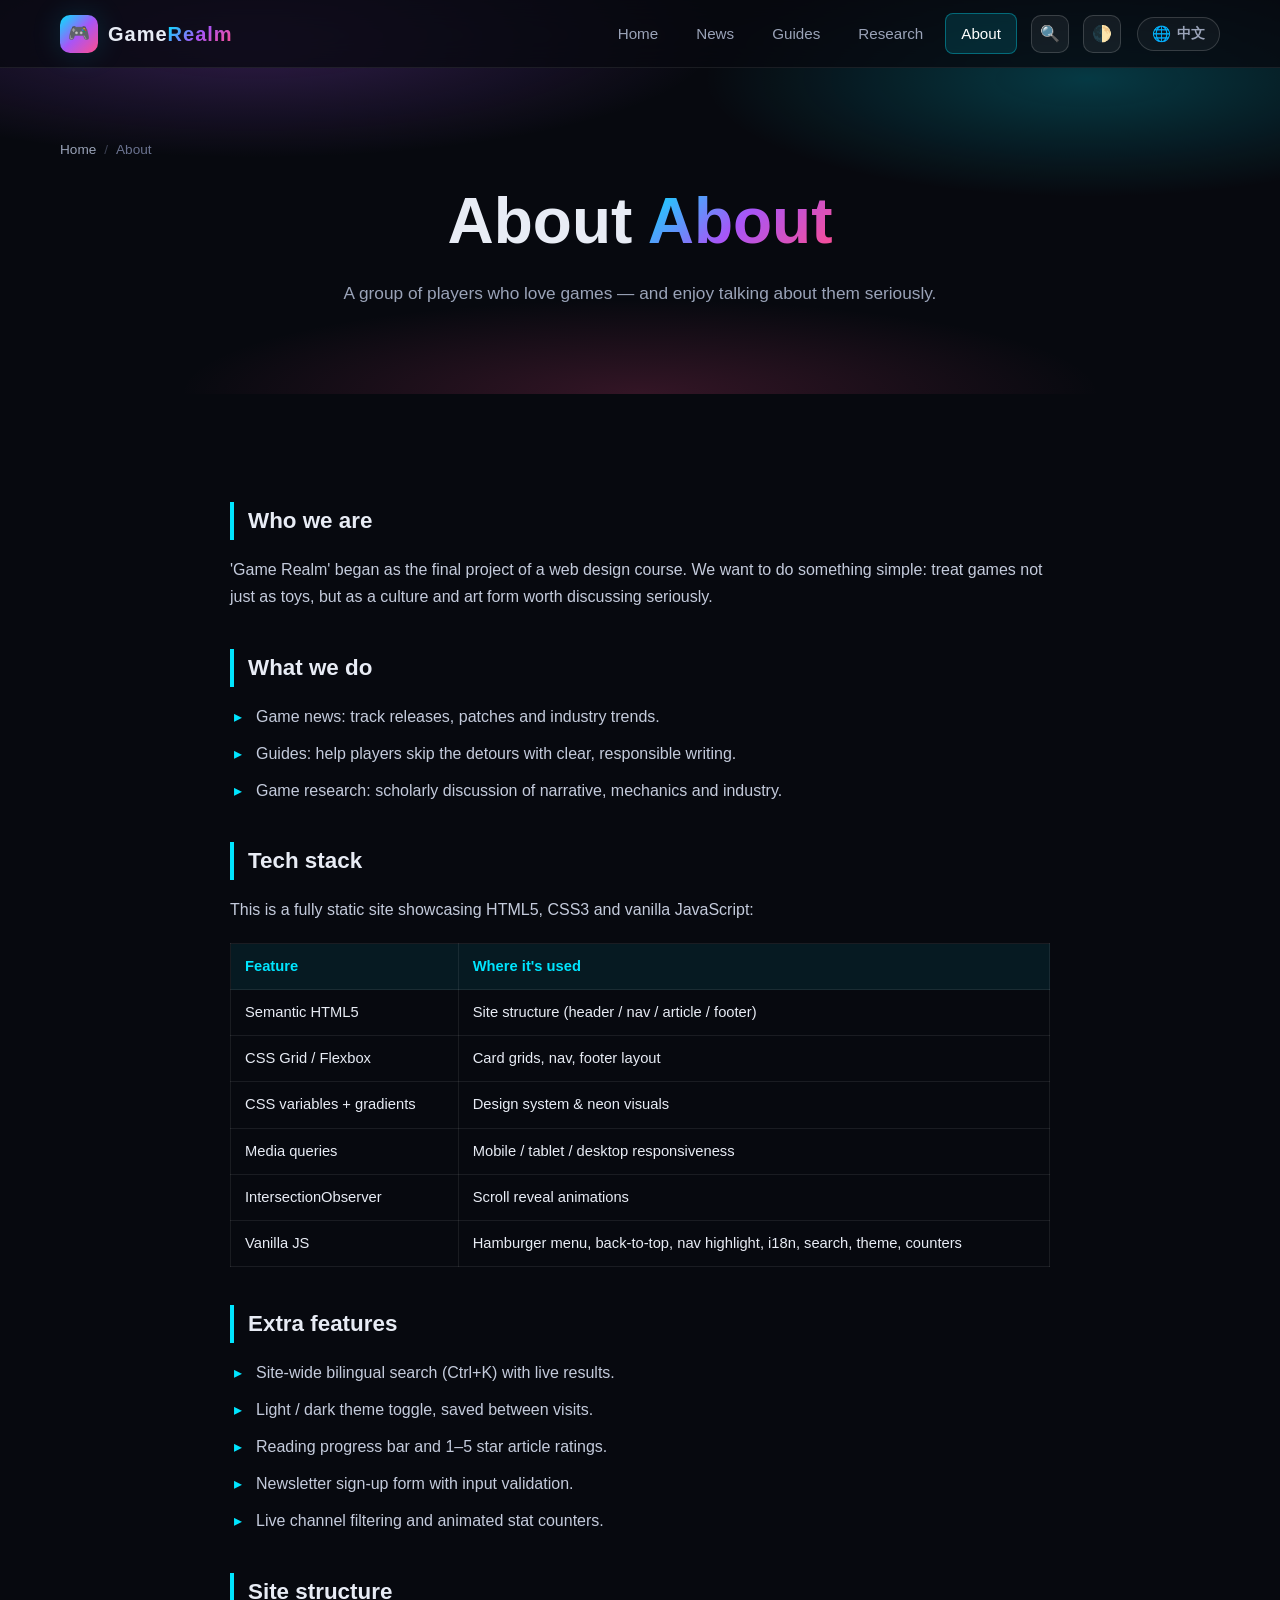
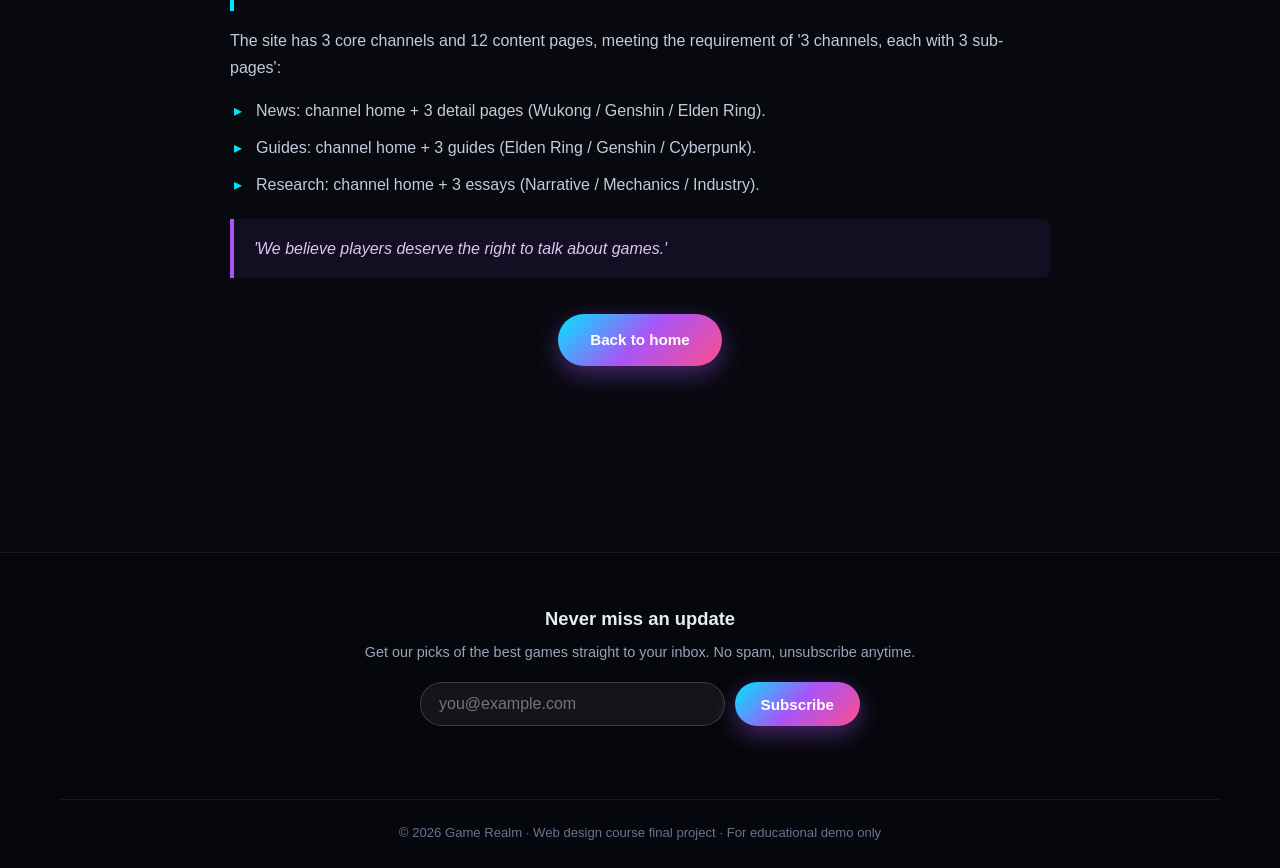
<file: about.html>
<!DOCTYPE html>
<html lang="en">
<head>
  <meta charset="UTF-8">
  <meta name="viewport" content="width=device-width, initial-scale=1.0">
  <title>About — Game Realm</title>
  <link rel="stylesheet" href="css/style.css">
</head>
<body>

  <header class="site-header">
    <div class="nav-inner">
      <a href="index.html" class="logo">
        <span class="logo-mark">🎮</span>
        <span class="logo-text">Game<span>Realm</span></span>
      </a>
      <button class="nav-toggle" aria-label="Open menu"><span></span><span></span><span></span></button>
      <nav class="nav-menu">
        <a href="index.html" data-i18n="nav.home">Home</a>
        <a href="news/index.html" data-i18n="nav.news">News</a>
        <a href="guides/index.html" data-i18n="nav.guides">Guides</a>
        <a href="research/index.html" data-i18n="nav.research">Research</a>
        <a href="about.html" class="active" data-i18n="nav.about">About</a>
        <button class="lang-toggle" type="button"><span class="globe">🌐</span><span class="label">中文</span></button>
      </nav>
    </div>
  </header>

  <section class="hero" style="padding-bottom:50px;">
    <div class="container">
      <div class="breadcrumb" style="padding:0;text-align:left;">
        <a href="index.html" data-i18n="nav.home">Home</a><span class="sep">/</span><span data-i18n="nav.about">About</span>
      </div>
      <h1 style="margin-top:24px;">About <span class="gradient-text" data-i18n="nav.about">Game Realm</span></h1>
      <p class="lead" data-i18n="about.lead">A group of players who love games — and enjoy talking about them seriously.</p>
    </div>
  </section>

  <section class="section">
    <div class="container">
      <div class="article-body" style="max-width:820px;margin:0 auto;">
        <h2 data-i18n="about.who_h">Who we are</h2>
        <p data-i18n="about.who_d">'Game Realm' began as the final project of a web design course. We want to treat games as a culture and art form worth discussing seriously.</p>

        <h2 data-i18n="about.what_h">What we do</h2>
        <ul>
          <li data-i18n="about.what1">Game news: track releases, patches and industry trends.</li>
          <li data-i18n="about.what2">Guides: help players skip the detours with clear, responsible writing.</li>
          <li data-i18n="about.what3">Game research: scholarly discussion of narrative, mechanics and industry.</li>
        </ul>

        <h2 data-i18n="about.tech_h">Tech stack</h2>
        <p data-i18n="about.tech_d">This is a fully static site showcasing HTML5, CSS3 and vanilla JavaScript:</p>
        <table>
          <tr><th data-i18n="about.tech_th">Feature</th><th data-i18n="about.tech_th2">Where it's used</th></tr>
          <tr><td data-i18n="about.tech1d">Semantic HTML5</td><td data-i18n="about.tech1u">Site structure (header / nav / article / footer)</td></tr>
          <tr><td data-i18n="about.tech2d">CSS Grid / Flexbox</td><td data-i18n="about.tech2u">Card grids, nav, footer layout</td></tr>
          <tr><td data-i18n="about.tech3d">CSS variables + gradients</td><td data-i18n="about.tech3u">Design system & neon visuals</td></tr>
          <tr><td data-i18n="about.tech4d">Media queries</td><td data-i18n="about.tech4u">Mobile / tablet / desktop responsiveness</td></tr>
          <tr><td data-i18n="about.tech5d">IntersectionObserver</td><td data-i18n="about.tech5u">Scroll reveal animations</td></tr>
          <tr><td data-i18n="about.tech6d">Vanilla JS</td><td data-i18n="about.tech6u">Hamburger menu, back-to-top, nav highlight, i18n</td></tr>
        </table>

        <h2 data-i18n="about.feat_h">Extra features</h2>
        <ul>
          <li data-i18n="about.feat1">Site-wide bilingual search (Ctrl+K) with live results.</li>
          <li data-i18n="about.feat2">Light / dark theme toggle, saved between visits.</li>
          <li data-i18n="about.feat3">Reading progress bar and 1–5 star article ratings.</li>
          <li data-i18n="about.feat4">Newsletter sign-up form with input validation.</li>
          <li data-i18n="about.feat5">Live channel filtering and animated stat counters.</li>
        </ul>

        <h2 data-i18n="about.struct_h">Site structure</h2>
        <p data-i18n="about.struct_d">The site has 3 core channels and 12 content pages, meeting '3 channels, each with 3 sub-pages':</p>
        <ul>
          <li data-i18n="about.s1">News: channel home + 3 detail pages (Wukong / Genshin / Elden Ring).</li>
          <li data-i18n="about.s2">Guides: channel home + 3 guides (Elden Ring / Genshin / Cyberpunk).</li>
          <li data-i18n="about.s3">Research: channel home + 3 essays (Narrative / Mechanics / Industry).</li>
        </ul>

        <blockquote data-i18n="about.quote">'We believe players deserve the right to talk about games.'</blockquote>

        <p style="text-align:center;margin-top:36px;">
          <a href="index.html" class="btn btn-primary" data-i18n="about.back">Back to home</a>
        </p>
      </div>
    </div>
  </section>

  <footer class="site-footer">
    <div class="container">
      <div class="subscribe-box">
        <h4 data-i18n="sub.title">Never miss an update</h4>
        <p data-i18n="sub.desc">Get our picks of the best games straight to your inbox. No spam, unsubscribe anytime.</p>
        <form class="subscribe-form" novalidate>
          <input class="sub-email" type="email" data-i18n-ph="sub.ph" placeholder="you@example.com" aria-label="Email">
          <button class="btn btn-primary sub-btn" type="submit" data-i18n="sub.btn">Subscribe</button>
        </form>
        <p class="sub-msg"></p>
      </div>
      <div class="footer-bottom">© <span id="year">2026</span> Game Realm<span data-i18n="foot.copy_suffix_short"></span></div>
    </div>
  </footer>

  <button id="backTop" aria-label="Back to top">↑</button>
  <script src="js/i18n.js"></script>
  <script src="js/search.js"></script>
  <script src="js/main.js"></script>
</body>
</html>
</file>
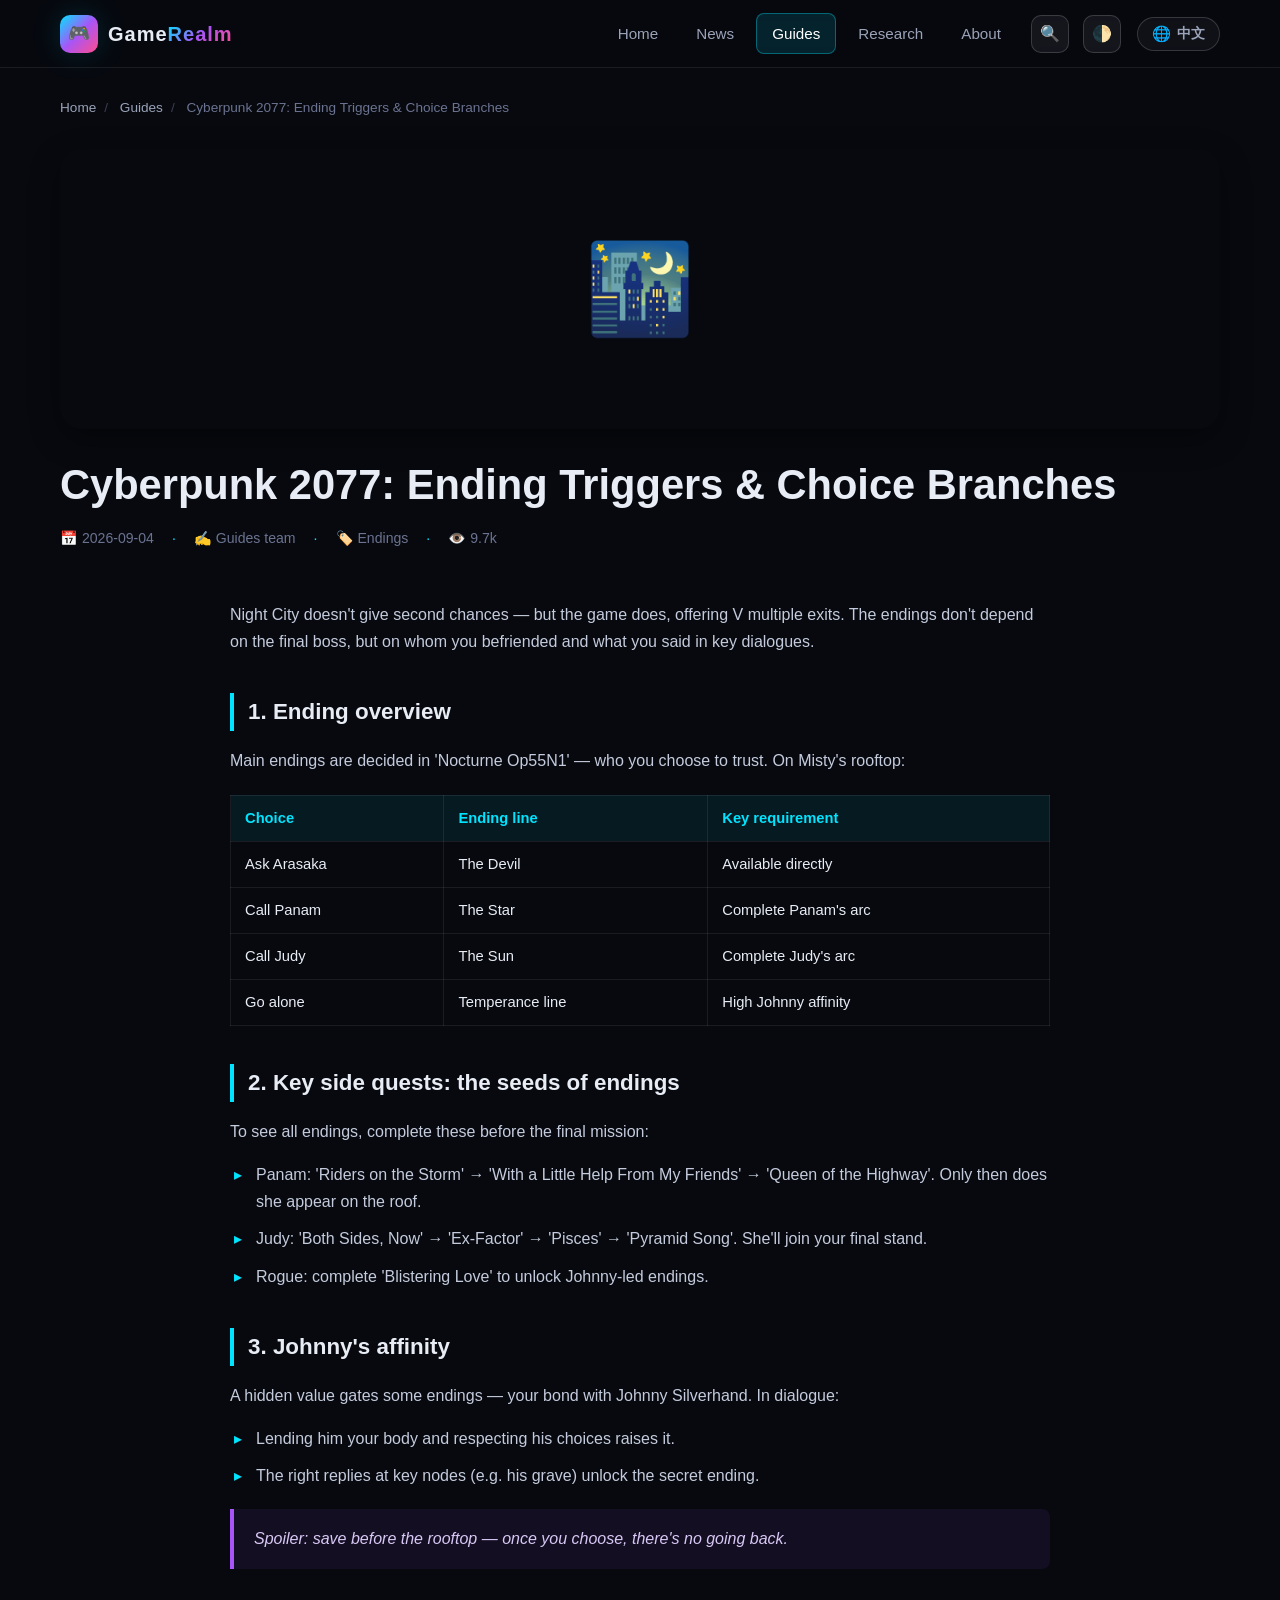
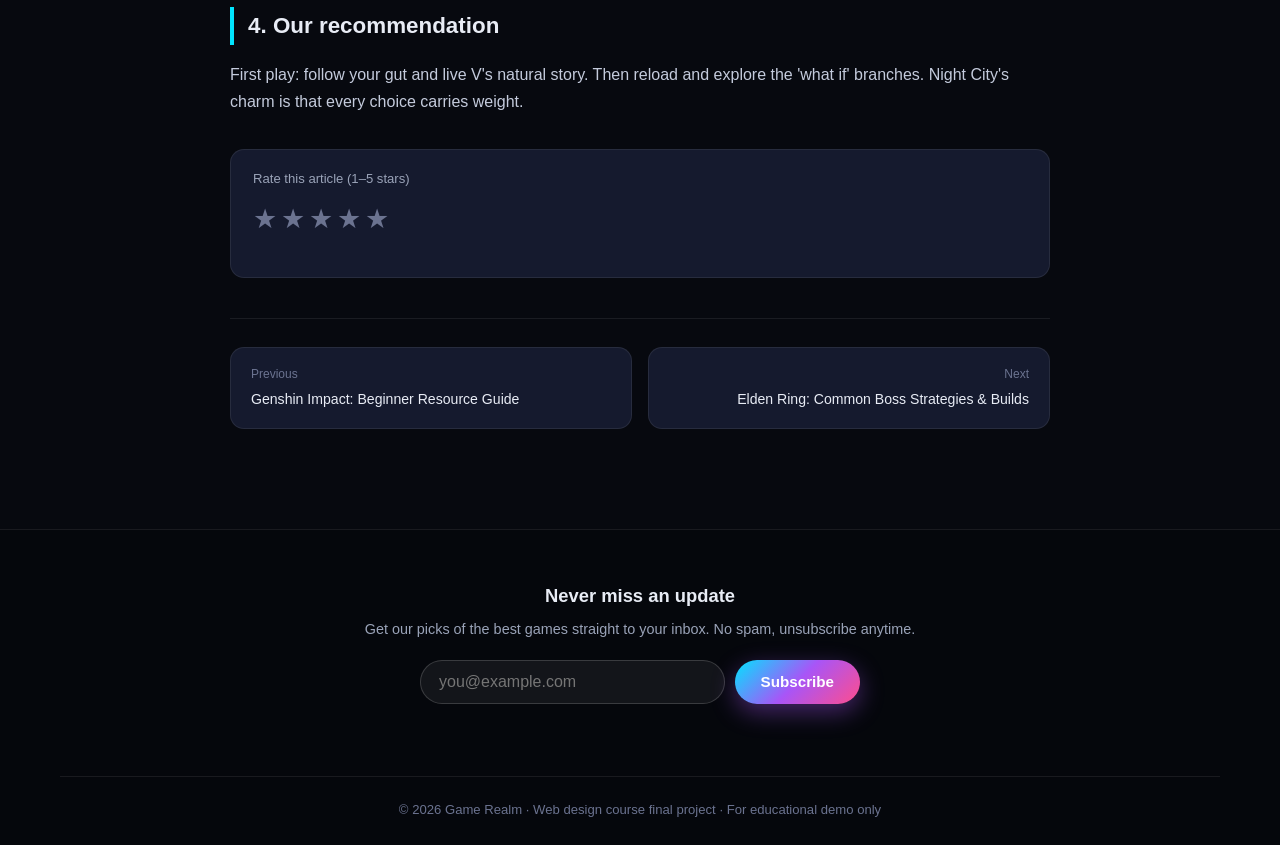
<file: guides/guide-cyberpunk.html>
<!DOCTYPE html>
<html lang="en">
<head>
  <meta charset="UTF-8">
  <meta name="viewport" content="width=device-width, initial-scale=1.0">
  <title>Cyberpunk 2077 Ending Guide — Game Realm</title>
  <link rel="stylesheet" href="../css/style.css">
</head>
<body>

  <header class="site-header">
    <div class="nav-inner">
      <a href="../index.html" class="logo">
        <span class="logo-mark">🎮</span>
        <span class="logo-text">Game<span>Realm</span></span>
      </a>
      <button class="nav-toggle" aria-label="Open menu"><span></span><span></span><span></span></button>
      <nav class="nav-menu">
        <a href="../index.html" data-i18n="nav.home">Home</a>
        <a href="../news/index.html" data-i18n="nav.news">News</a>
        <a href="index.html" class="active" data-i18n="nav.guides">Guides</a>
        <a href="../research/index.html" data-i18n="nav.research">Research</a>
        <a href="../about.html" data-i18n="nav.about">About</a>
        <button class="lang-toggle" type="button"><span class="globe">🌐</span><span class="label">中文</span></button>
      </nav>
    </div>
  </header>

  <div class="container">
    <div class="breadcrumb">
      <a href="../index.html" data-i18n="nav.home">Home</a><span class="sep">/</span>
      <a href="index.html" data-i18n="nav.guides">Guides</a><span class="sep">/</span>
      <span data-i18n="gCyb.title">Cyberpunk endings</span>
    </div>

    <article class="article-hero">
      <div class="thumb-big t-pink">🌃</div>
      <h1 data-i18n="gCyb.title">Cyberpunk 2077: Ending Triggers & Choice Branches</h1>
      <div class="article-meta">
        <span>📅 <span data-i18n="gCyb.meta_d">2026-09-04</span></span>
        <span class="dot">·</span>
        <span>✍️ <span data-i18n="gCyb.meta_who">Guides team</span></span>
        <span class="dot">·</span>
        <span>🏷️ <span data-i18n="gCyb.meta_tag">Endings</span></span>
        <span class="dot">·</span>
        <span>👁️ <span data-i18n="gCyb.meta_v">9.7k</span></span>
      </div>
    </article>

    <div class="article-body">
      <p data-i18n="gCyb.p1">Night City doesn't give second chances — but the game does, offering V multiple exits. Endings depend on whom you befriended.</p>

      <h2 data-i18n="gCyb.h2_1">1. Ending overview</h2>
      <p data-i18n="gCyb.p_1">Main endings are decided in 'Nocturne Op55N1' — who you choose to trust. On Misty's rooftop:</p>
      <table>
        <tr><th data-i18n="gCyb.th1">Choice</th><th data-i18n="gCyb.th2">Ending line</th><th data-i18n="gCyb.th3">Key requirement</th></tr>
        <tr><td data-i18n="gCyb.t1c1">Ask Arasaka</td><td data-i18n="gCyb.t1c2">The Devil</td><td data-i18n="gCyb.t1c3">Available directly</td></tr>
        <tr><td data-i18n="gCyb.t2c1">Call Panam</td><td data-i18n="gCyb.t2c2">The Star</td><td data-i18n="gCyb.t2c3">Complete Panam's arc</td></tr>
        <tr><td data-i18n="gCyb.t3c1">Call Judy</td><td data-i18n="gCyb.t3c2">The Sun</td><td data-i18n="gCyb.t3c3">Complete Judy's arc</td></tr>
        <tr><td data-i18n="gCyb.t4c1">Go alone</td><td data-i18n="gCyb.t4c2">Temperance line</td><td data-i18n="gCyb.t4c3">High Johnny affinity</td></tr>
      </table>

      <h2 data-i18n="gCyb.h2_2">2. Key side quests: the seeds of endings</h2>
      <p data-i18n="gCyb.p_2">To see all endings, complete these before the final mission:</p>
      <ul>
        <li data-i18n="gCyb.li1">Panam: complete her arc. Only then does she appear on the roof.</li>
        <li data-i18n="gCyb.li2">Judy: complete her arc. She'll join your final stand.</li>
        <li data-i18n="gCyb.li3">Rogue: complete 'Blistering Love' to unlock Johnny-led endings.</li>
      </ul>

      <h2 data-i18n="gCyb.h2_3">3. Johnny's affinity</h2>
      <p data-i18n="gCyb.p_3">A hidden value gates some endings — your bond with Johnny Silverhand:</p>
      <ul>
        <li data-i18n="gCyb.li4">Lending him your body and respecting his choices raises it.</li>
        <li data-i18n="gCyb.li5">The right replies at key nodes unlock the secret ending.</li>
      </ul>

      <blockquote data-i18n="gCyb.quote">Spoiler: save before the rooftop — once you choose, there's no going back.</blockquote>

      <h2 data-i18n="gCyb.h2_4">4. Our recommendation</h2>
      <p data-i18n="gCyb.p_4">First play: follow your gut. Then reload and explore the 'what if' branches. Night City's charm is that every choice carries weight.</p>

      <div class="pager">
        <a href="guide-genshin.html"><span class="dir" data-i18n="common.older">Previous</span><span data-i18n="home.g2_t">Genshin beginner guide</span></a>
        <a class="next" href="guide-eldenring.html"><span class="dir" data-i18n="common.newer">Next</span><span data-i18n="home.g1_t">Elden Ring boss guide</span></a>
      </div>
    </div>
  </div>

  <footer class="site-footer">
    <div class="container">
      <div class="subscribe-box">
        <h4 data-i18n="sub.title">Never miss an update</h4>
        <p data-i18n="sub.desc">Get our picks of the best games straight to your inbox. No spam, unsubscribe anytime.</p>
        <form class="subscribe-form" novalidate>
          <input class="sub-email" type="email" data-i18n-ph="sub.ph" placeholder="you@example.com" aria-label="Email">
          <button class="btn btn-primary sub-btn" type="submit" data-i18n="sub.btn">Subscribe</button>
        </form>
        <p class="sub-msg"></p>
      </div>
      <div class="footer-bottom">© <span id="year">2026</span> Game Realm<span data-i18n="foot.copy_suffix_short"></span></div>
    </div>
  </footer>

  <button id="backTop" aria-label="Back to top">↑</button>
  <script src="../js/i18n.js"></script>
  <script src="../js/search.js"></script>
  <script src="../js/main.js"></script>
</body>
</html>
</file>
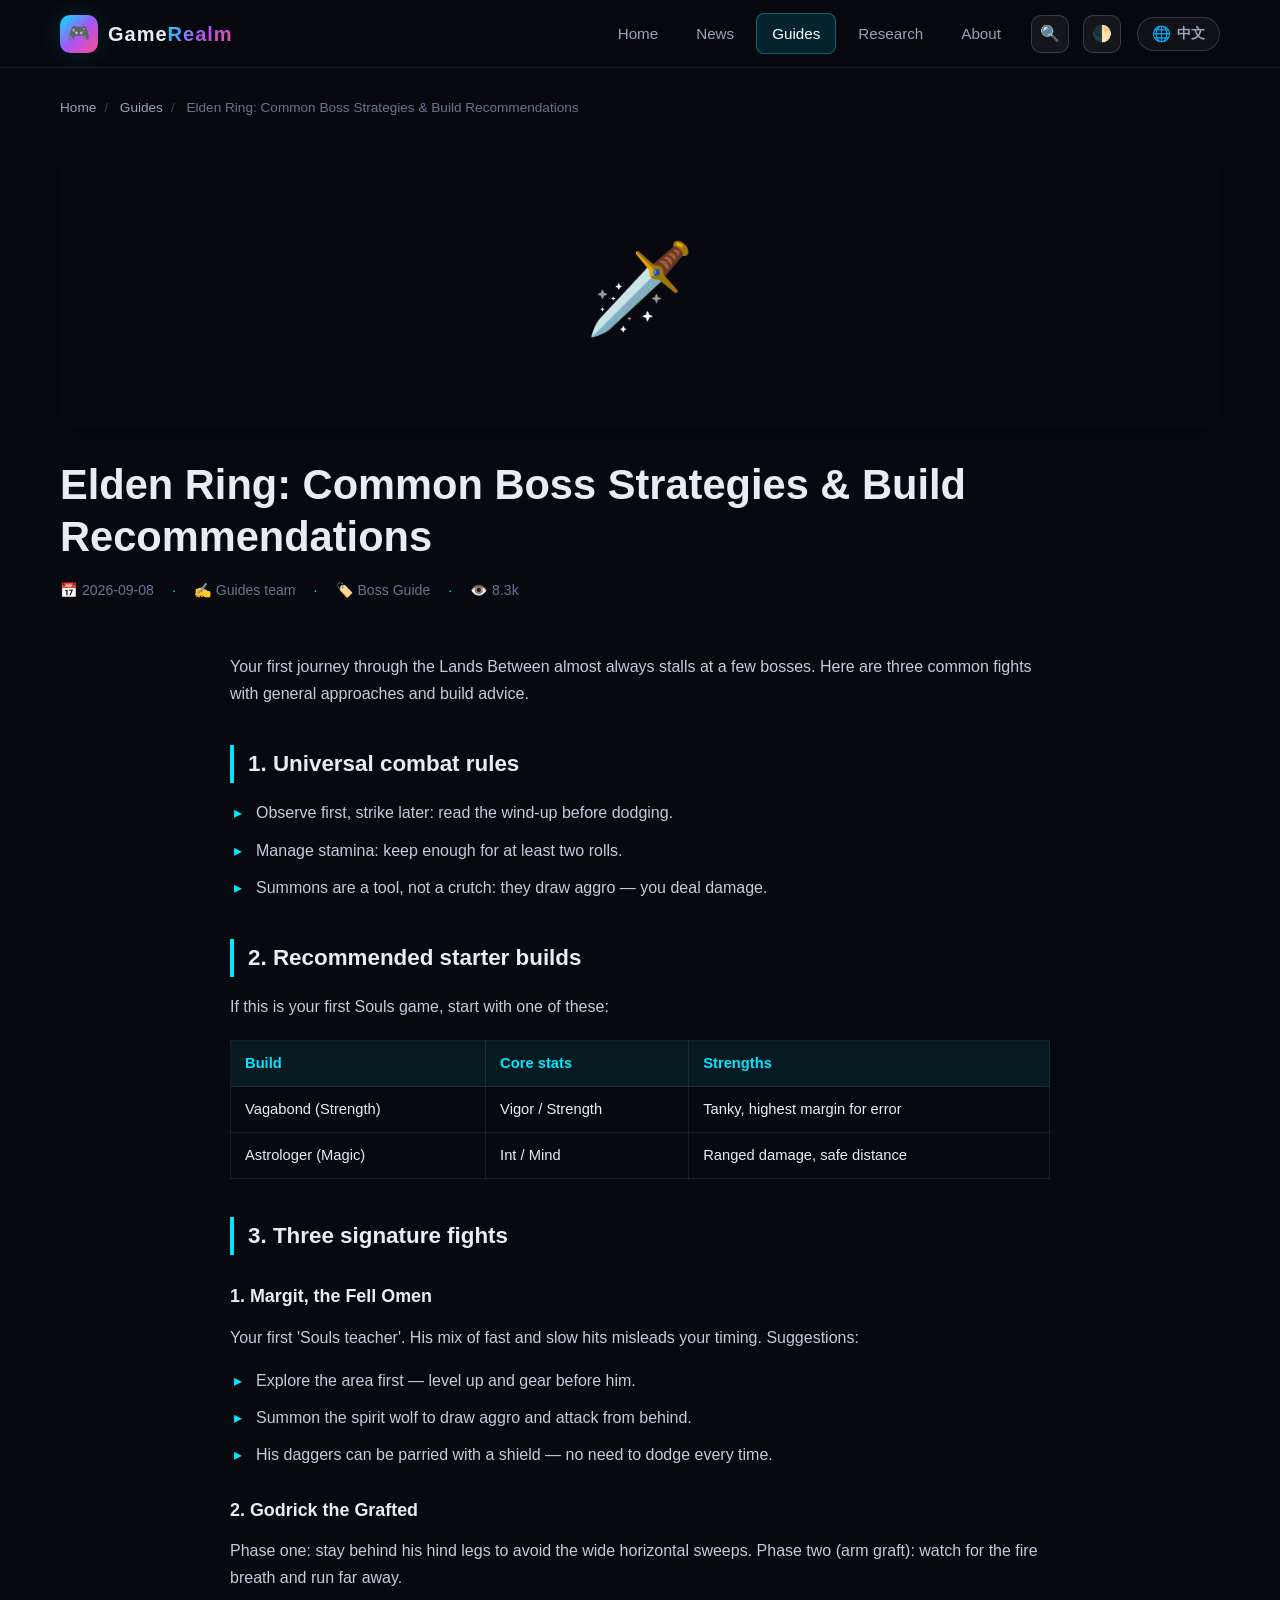
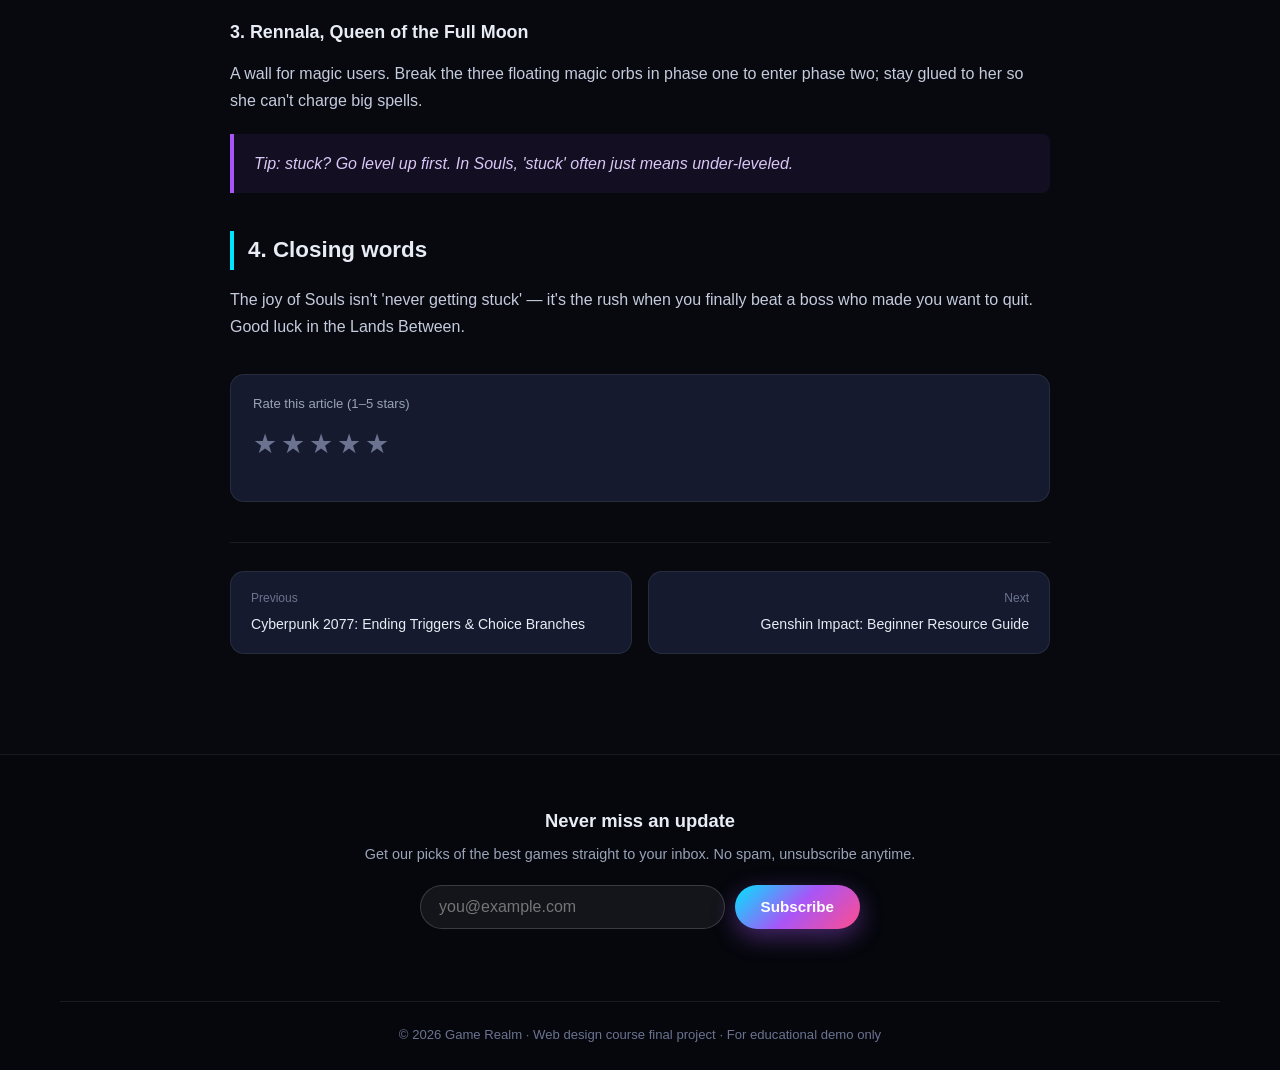
<file: guides/guide-eldenring.html>
<!DOCTYPE html>
<html lang="en">
<head>
  <meta charset="UTF-8">
  <meta name="viewport" content="width=device-width, initial-scale=1.0">
  <title>Elden Ring Boss Strategies & Builds — Game Realm</title>
  <link rel="stylesheet" href="../css/style.css">
</head>
<body>

  <header class="site-header">
    <div class="nav-inner">
      <a href="../index.html" class="logo">
        <span class="logo-mark">🎮</span>
        <span class="logo-text">Game<span>Realm</span></span>
      </a>
      <button class="nav-toggle" aria-label="Open menu"><span></span><span></span><span></span></button>
      <nav class="nav-menu">
        <a href="../index.html" data-i18n="nav.home">Home</a>
        <a href="../news/index.html" data-i18n="nav.news">News</a>
        <a href="index.html" class="active" data-i18n="nav.guides">Guides</a>
        <a href="../research/index.html" data-i18n="nav.research">Research</a>
        <a href="../about.html" data-i18n="nav.about">About</a>
        <button class="lang-toggle" type="button"><span class="globe">🌐</span><span class="label">中文</span></button>
      </nav>
    </div>
  </header>

  <div class="container">
    <div class="breadcrumb">
      <a href="../index.html" data-i18n="nav.home">Home</a><span class="sep">/</span>
      <a href="index.html" data-i18n="nav.guides">Guides</a><span class="sep">/</span>
      <span data-i18n="gElden.title">Elden Ring boss guide</span>
    </div>

    <article class="article-hero">
      <div class="thumb-big t-purple">🗡️</div>
      <h1 data-i18n="gElden.title">Elden Ring: Common Boss Strategies & Build Recommendations</h1>
      <div class="article-meta">
        <span>📅 <span data-i18n="gElden.meta_d">2026-09-08</span></span>
        <span class="dot">·</span>
        <span>✍️ <span data-i18n="gElden.meta_who">Guides team</span></span>
        <span class="dot">·</span>
        <span>🏷️ <span data-i18n="gElden.meta_tag">Boss Guide</span></span>
        <span class="dot">·</span>
        <span>👁️ <span data-i18n="gElden.meta_v">8.3k</span></span>
      </div>
    </article>

    <div class="article-body">
      <p data-i18n="gElden.p1">Your first journey through the Lands Between almost always stalls...</p>

      <h2 data-i18n="gElden.h2_1">1. Universal combat rules</h2>
      <ul>
        <li data-i18n="gElden.li1">Observe first, strike later: read the wind-up before dodging.</li>
        <li data-i18n="gElden.li2">Manage stamina: keep enough for at least two rolls.</li>
        <li data-i18n="gElden.li3">Summons are a tool, not a crutch: they draw aggro.</li>
      </ul>

      <h2 data-i18n="gElden.h2_2">2. Recommended starter builds</h2>
      <p data-i18n="gElden.p_2">If this is your first Souls game, start with one of these:</p>
      <table>
        <tr><th data-i18n="gElden.th1">Build</th><th data-i18n="gElden.th2">Core stats</th><th data-i18n="gElden.th3">Strengths</th></tr>
        <tr><td data-i18n="gElden.t1c1">Vagabond (Strength)</td><td data-i18n="gElden.t1c2">Vigor / Strength</td><td data-i18n="gElden.t1c3">Tanky, highest margin for error</td></tr>
        <tr><td data-i18n="gElden.t2c1">Astrologer (Magic)</td><td data-i18n="gElden.t2c2">Int / Mind</td><td data-i18n="gElden.t2c3">Ranged damage, safe distance</td></tr>
      </table>

      <h2 data-i18n="gElden.h2_3">3. Three signature fights</h2>
      <h3 data-i18n="gElden.h3_1">1. Margit, the Fell Omen</h3>
      <p data-i18n="gElden.p_31">Your first 'Souls teacher'. His mix of fast and slow hits misleads timing:</p>
      <ul>
        <li data-i18n="gElden.li4">Explore the area first — level up before him.</li>
        <li data-i18n="gElden.li5">Summon the spirit wolf to draw aggro.</li>
        <li data-i18n="gElden.li6">His daggers can be parried with a shield.</li>
      </ul>
      <h3 data-i18n="gElden.h3_2">2. Godrick the Grafted</h3>
      <p data-i18n="gElden.p_32">Phase one: stay behind his hind legs. Phase two: watch for the fire breath and run far.</p>
      <h3 data-i18n="gElden.h3_3">3. Rennala, Queen of the Full Moon</h3>
      <p data-i18n="gElden.p_33">Break the three floating orbs in phase one; stay glued to her in phase two.</p>

      <blockquote data-i18n="gElden.quote">Tip: stuck? Go level up first. In Souls, 'stuck' often means under-leveled.</blockquote>

      <h2 data-i18n="gElden.h2_4">4. Closing words</h2>
      <p data-i18n="gElden.p_4">The joy of Souls isn't 'never getting stuck' — it's the rush when you finally beat that boss. Good luck in the Lands Between.</p>

      <div class="pager">
        <a href="guide-cyberpunk.html"><span class="dir" data-i18n="common.older">Previous</span><span data-i18n="home.g3_t">Cyberpunk 2077 endings</span></a>
        <a class="next" href="guide-genshin.html"><span class="dir" data-i18n="common.newer">Next</span><span data-i18n="home.g2_t">Genshin beginner guide</span></a>
      </div>
    </div>
  </div>

  <footer class="site-footer">
    <div class="container">
      <div class="subscribe-box">
        <h4 data-i18n="sub.title">Never miss an update</h4>
        <p data-i18n="sub.desc">Get our picks of the best games straight to your inbox. No spam, unsubscribe anytime.</p>
        <form class="subscribe-form" novalidate>
          <input class="sub-email" type="email" data-i18n-ph="sub.ph" placeholder="you@example.com" aria-label="Email">
          <button class="btn btn-primary sub-btn" type="submit" data-i18n="sub.btn">Subscribe</button>
        </form>
        <p class="sub-msg"></p>
      </div>
      <div class="footer-bottom">© <span id="year">2026</span> Game Realm<span data-i18n="foot.copy_suffix_short"></span></div>
    </div>
  </footer>

  <button id="backTop" aria-label="Back to top">↑</button>
  <script src="../js/i18n.js"></script>
  <script src="../js/search.js"></script>
  <script src="../js/main.js"></script>
</body>
</html>
</file>
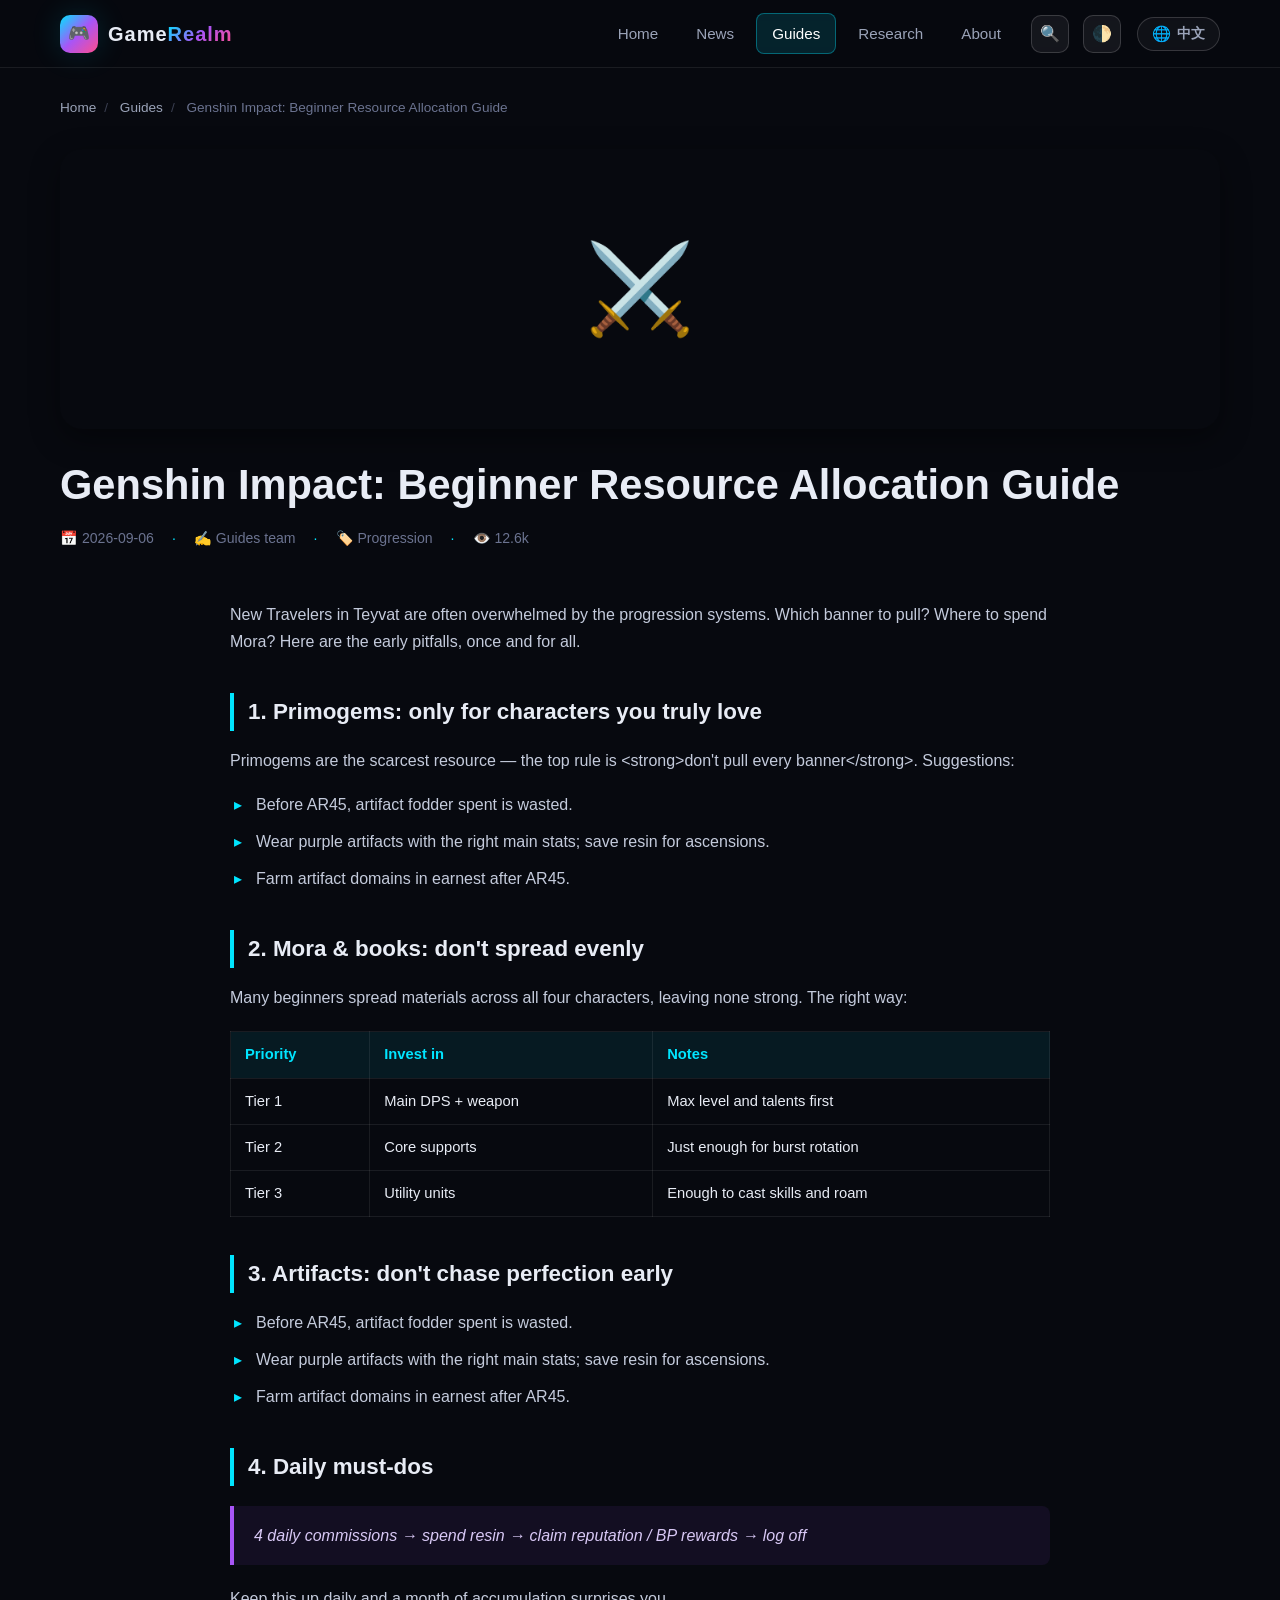
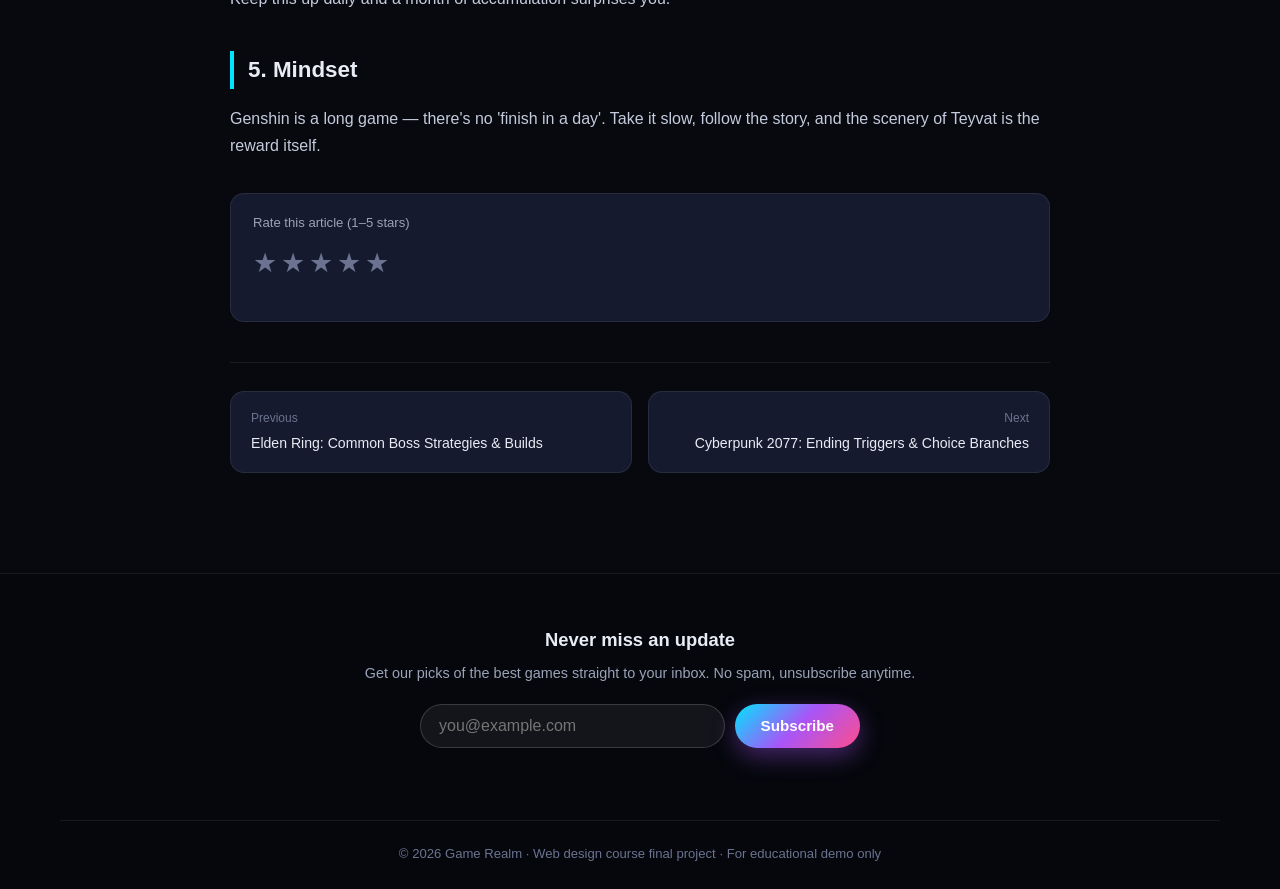
<file: guides/guide-genshin.html>
<!DOCTYPE html>
<html lang="en">
<head>
  <meta charset="UTF-8">
  <meta name="viewport" content="width=device-width, initial-scale=1.0">
  <title>Genshin Beginner Resource Guide — Game Realm</title>
  <link rel="stylesheet" href="../css/style.css">
</head>
<body>

  <header class="site-header">
    <div class="nav-inner">
      <a href="../index.html" class="logo">
        <span class="logo-mark">🎮</span>
        <span class="logo-text">Game<span>Realm</span></span>
      </a>
      <button class="nav-toggle" aria-label="Open menu"><span></span><span></span><span></span></button>
      <nav class="nav-menu">
        <a href="../index.html" data-i18n="nav.home">Home</a>
        <a href="../news/index.html" data-i18n="nav.news">News</a>
        <a href="index.html" class="active" data-i18n="nav.guides">Guides</a>
        <a href="../research/index.html" data-i18n="nav.research">Research</a>
        <a href="../about.html" data-i18n="nav.about">About</a>
        <button class="lang-toggle" type="button"><span class="globe">🌐</span><span class="label">中文</span></button>
      </nav>
    </div>
  </header>

  <div class="container">
    <div class="breadcrumb">
      <a href="../index.html" data-i18n="nav.home">Home</a><span class="sep">/</span>
      <a href="index.html" data-i18n="nav.guides">Guides</a><span class="sep">/</span>
      <span data-i18n="gGenshin.title">Genshin beginner guide</span>
    </div>

    <article class="article-hero">
      <div class="thumb-big t-cyan">⚔️</div>
      <h1 data-i18n="gGenshin.title">Genshin Impact: Beginner Resource Allocation Guide</h1>
      <div class="article-meta">
        <span>📅 <span data-i18n="gGenshin.meta_d">2026-09-06</span></span>
        <span class="dot">·</span>
        <span>✍️ <span data-i18n="gGenshin.meta_who">Guides team</span></span>
        <span class="dot">·</span>
        <span>🏷️ <span data-i18n="gGenshin.meta_tag">Progression</span></span>
        <span class="dot">·</span>
        <span>👁️ <span data-i18n="gGenshin.meta_v">12.6k</span></span>
      </div>
    </article>

    <div class="article-body">
      <p data-i18n="gGenshin.p1">New Travelers are often overwhelmed by the progression systems...</p>

      <h2 data-i18n="gGenshin.h2_1">1. Primogems: only for characters you truly love</h2>
      <p data-i18n="gGenshin.p_1">Primogems are the scarcest resource — the top rule is <strong>don't pull every banner</strong>. Suggestions:</p>
      <ul>
        <li data-i18n="gGenshin.li1">Secure one mature main DPS first.</li>
        <li data-i18n="gGenshin.li2">Then build a support that enables elemental reactions.</li>
        <li data-i18n="gGenshin.li3">Waifu/husbandos &gt; meta. Love keeps you playing.</li>
      </ul>

      <h2 data-i18n="gGenshin.h2_2">2. Mora & books: don't spread evenly</h2>
      <p data-i18n="gGenshin.p_2">Many beginners spread materials across all four characters. The right way:</p>
      <table>
        <tr><th data-i18n="gGenshin.th1">Priority</th><th data-i18n="gGenshin.th2">Invest in</th><th data-i18n="gGenshin.th3">Notes</th></tr>
        <tr><td data-i18n="gGenshin.t1c1">Tier 1</td><td data-i18n="gGenshin.t1c2">Main DPS + weapon</td><td data-i18n="gGenshin.t1c3">Max level and talents first</td></tr>
        <tr><td data-i18n="gGenshin.t2c1">Tier 2</td><td data-i18n="gGenshin.t2c2">Core supports</td><td data-i18n="gGenshin.t2c3">Just enough for burst rotation</td></tr>
        <tr><td data-i18n="gGenshin.t3c1">Tier 3</td><td data-i18n="gGenshin.t3c2">Utility units</td><td data-i18n="gGenshin.t3c3">Enough to cast skills and roam</td></tr>
      </table>

      <h2 data-i18n="gGenshin.h2_3">3. Artifacts: don't chase perfection early</h2>
      <ul>
        <li data-i18n="gGenshin.li1">Before AR45, artifact fodder spent is wasted.</li>
        <li data-i18n="gGenshin.li2">Wear purple artifacts with right main stats; save resin for ascensions.</li>
        <li data-i18n="gGenshin.li3">Farm artifact domains in earnest after AR45.</li>
      </ul>

      <h2 data-i18n="gGenshin.h2_4">4. Daily must-dos</h2>
      <blockquote data-i18n="gGenshin.quote">4 daily commissions → spend resin → claim rewards → log off</blockquote>
      <p data-i18n="gGenshin.p_4">Keep this up daily and a month of accumulation surprises you.</p>

      <h2 data-i18n="gGenshin.h2_5">5. Mindset</h2>
      <p data-i18n="gGenshin.p_5">Genshin is a long game — there's no 'finish in a day'. Take it slow; the scenery of Teyvat is the reward itself.</p>

      <div class="pager">
        <a href="guide-eldenring.html"><span class="dir" data-i18n="common.older">Previous</span><span data-i18n="home.g1_t">Elden Ring boss guide</span></a>
        <a class="next" href="guide-cyberpunk.html"><span class="dir" data-i18n="common.newer">Next</span><span data-i18n="home.g3_t">Cyberpunk 2077 endings</span></a>
      </div>
    </div>
  </div>

  <footer class="site-footer">
    <div class="container">
      <div class="subscribe-box">
        <h4 data-i18n="sub.title">Never miss an update</h4>
        <p data-i18n="sub.desc">Get our picks of the best games straight to your inbox. No spam, unsubscribe anytime.</p>
        <form class="subscribe-form" novalidate>
          <input class="sub-email" type="email" data-i18n-ph="sub.ph" placeholder="you@example.com" aria-label="Email">
          <button class="btn btn-primary sub-btn" type="submit" data-i18n="sub.btn">Subscribe</button>
        </form>
        <p class="sub-msg"></p>
      </div>
      <div class="footer-bottom">© <span id="year">2026</span> Game Realm<span data-i18n="foot.copy_suffix_short"></span></div>
    </div>
  </footer>

  <button id="backTop" aria-label="Back to top">↑</button>
  <script src="../js/i18n.js"></script>
  <script src="../js/search.js"></script>
  <script src="../js/main.js"></script>
</body>
</html>
</file>
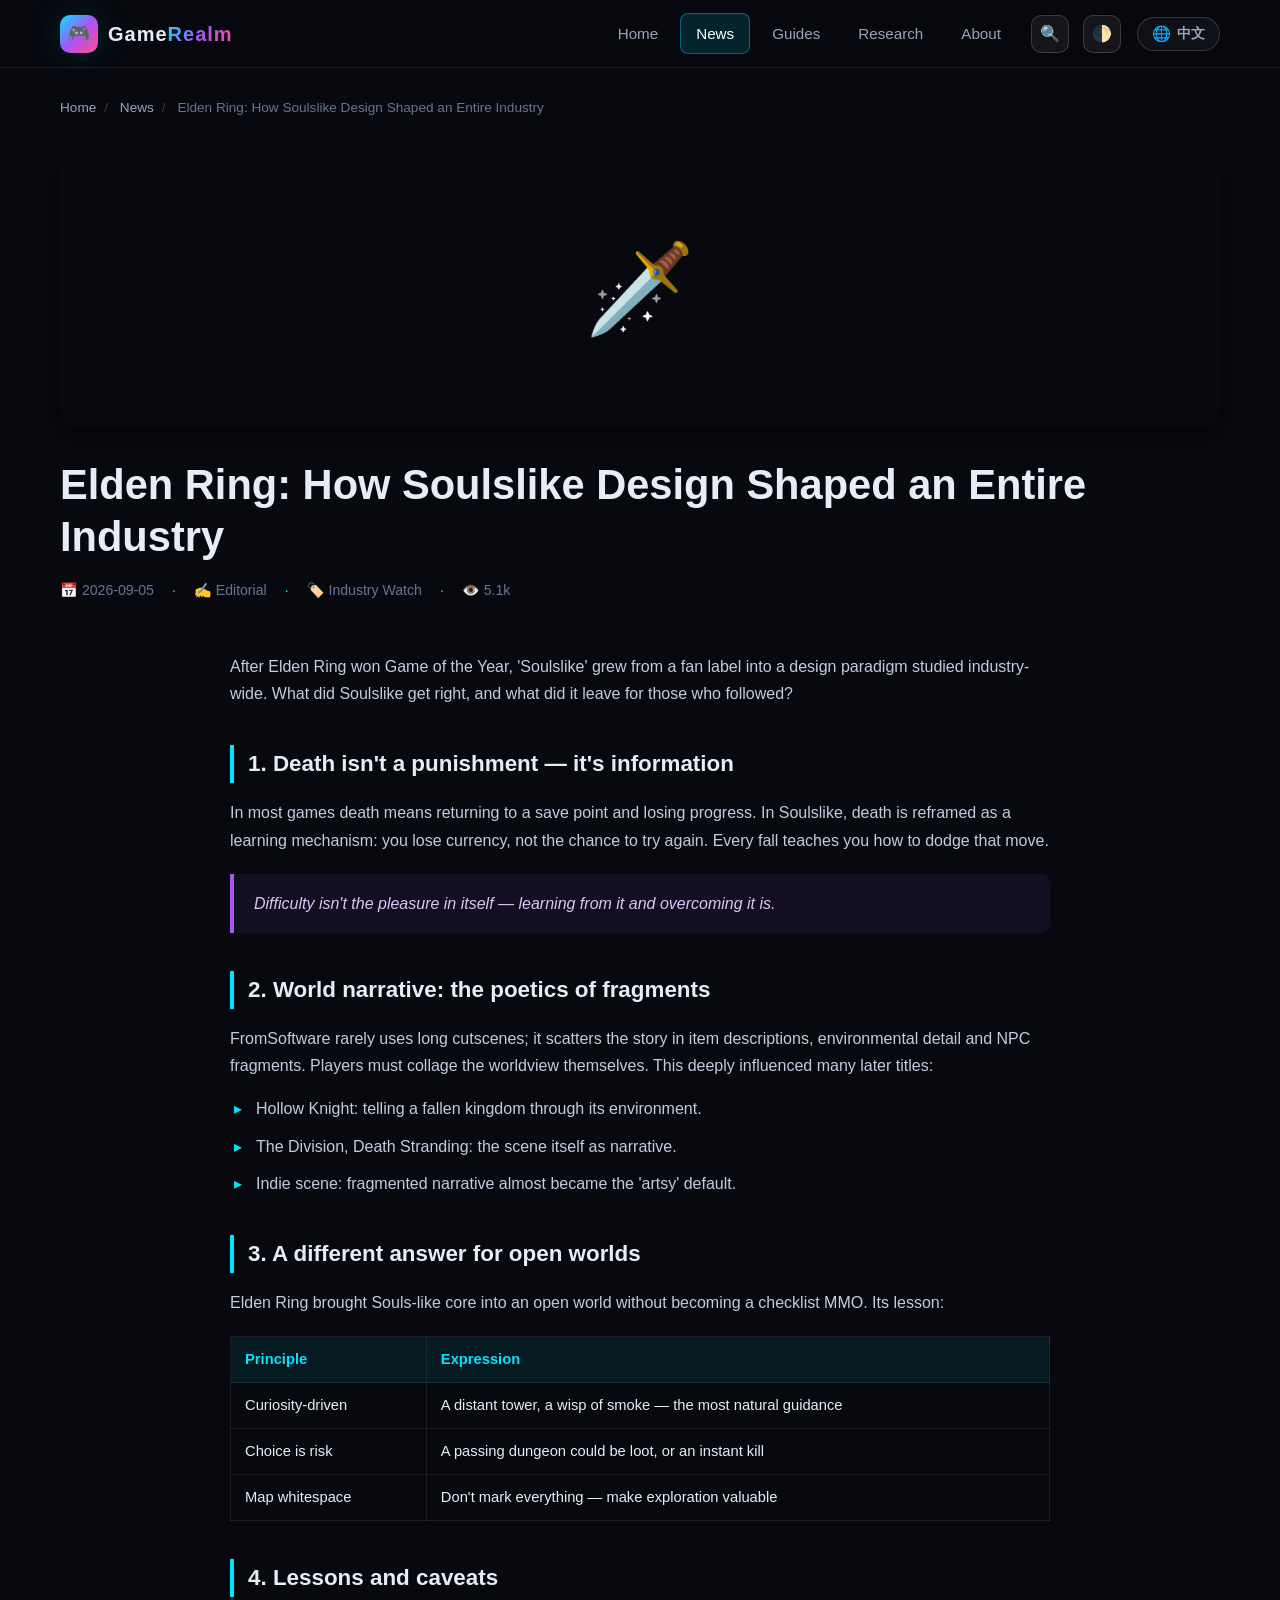
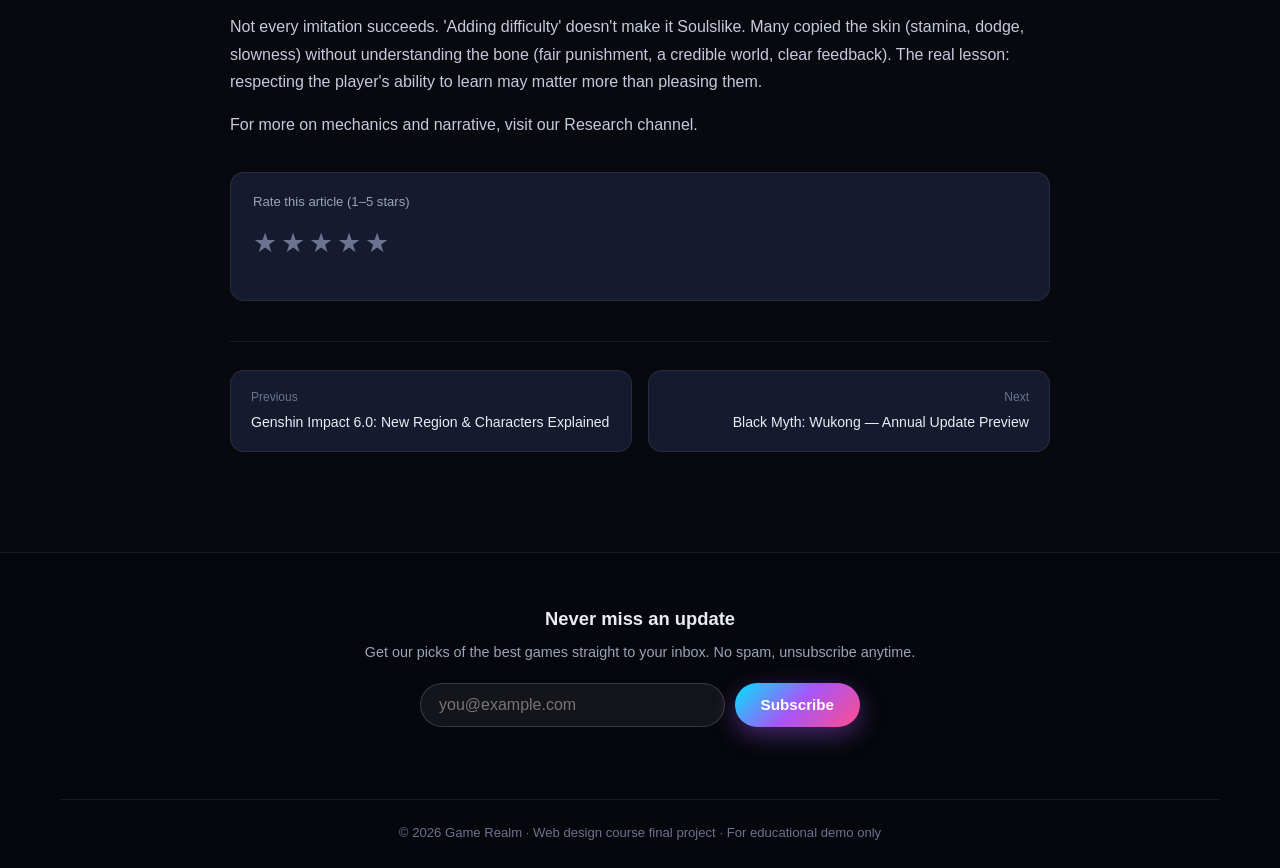
<file: news/detail-eldenring.html>
<!DOCTYPE html>
<html lang="en">
<head>
  <meta charset="UTF-8">
  <meta name="viewport" content="width=device-width, initial-scale=1.0">
  <title>How Soulslike Design Shaped an Industry — Game Realm</title>
  <link rel="stylesheet" href="../css/style.css">
</head>
<body>

  <header class="site-header">
    <div class="nav-inner">
      <a href="../index.html" class="logo">
        <span class="logo-mark">🎮</span>
        <span class="logo-text">Game<span>Realm</span></span>
      </a>
      <button class="nav-toggle" aria-label="Open menu"><span></span><span></span><span></span></button>
      <nav class="nav-menu">
        <a href="../index.html" data-i18n="nav.home">Home</a>
        <a href="index.html" class="active" data-i18n="nav.news">News</a>
        <a href="../guides/index.html" data-i18n="nav.guides">Guides</a>
        <a href="../research/index.html" data-i18n="nav.research">Research</a>
        <a href="../about.html" data-i18n="nav.about">About</a>
        <button class="lang-toggle" type="button"><span class="globe">🌐</span><span class="label">中文</span></button>
      </nav>
    </div>
  </header>

  <div class="container">
    <div class="breadcrumb">
      <a href="../index.html" data-i18n="nav.home">Home</a><span class="sep">/</span>
      <a href="index.html" data-i18n="nav.news">News</a><span class="sep">/</span>
      <span data-i18n="elden.title">Soulslike design</span>
    </div>

    <article class="article-hero">
      <div class="thumb-big t-purple">🗡️</div>
      <h1 data-i18n="elden.title">Elden Ring: How Soulslike Design Shaped an Entire Industry</h1>
      <div class="article-meta">
        <span>📅 <span data-i18n="elden.meta_d">2026-09-05</span></span>
        <span class="dot">·</span>
        <span>✍️ <span data-i18n="elden.meta_who">Editorial</span></span>
        <span class="dot">·</span>
        <span>🏷️ <span data-i18n="elden.meta_tag">Industry Watch</span></span>
        <span class="dot">·</span>
        <span>👁️ <span data-i18n="elden.meta_v">5.1k</span></span>
      </div>
    </article>

    <div class="article-body">
      <p data-i18n="elden.p1">After Elden Ring won Game of the Year, 'Soulslike' grew into a design paradigm...</p>

      <h2 data-i18n="elden.h2_1">1. Death isn't a punishment — it's information</h2>
      <p data-i18n="elden.p_1">In most games death means returning to a save point...</p>
      <blockquote data-i18n="elden.quote">Difficulty isn't the pleasure in itself — learning from it is.</blockquote>

      <h2 data-i18n="elden.h2_2">2. World narrative: the poetics of fragments</h2>
      <p data-i18n="elden.p_2">FromSoftware rarely uses long cutscenes; it scatters the story...</p>
      <ul>
        <li data-i18n="elden.li1">Hollow Knight: telling a fallen kingdom through its environment.</li>
        <li data-i18n="elden.li2">The Division, Death Stranding: the scene itself as narrative.</li>
        <li data-i18n="elden.li3">Indie scene: fragmented narrative became the 'artsy' default.</li>
      </ul>

      <h2 data-i18n="elden.h2_3">3. A different answer for open worlds</h2>
      <p data-i18n="elden.p_3">Elden Ring brought Souls-like core into an open world...</p>
      <table>
        <tr><th data-i18n="elden.th1">Principle</th><th data-i18n="elden.th2">Expression</th></tr>
        <tr><td data-i18n="elden.t1c1">Curiosity-driven</td><td data-i18n="elden.t1c2">A distant tower, a wisp of smoke...</td></tr>
        <tr><td data-i18n="elden.t2c1">Choice is risk</td><td data-i18n="elden.t2c2">A passing dungeon could be loot or an instant kill...</td></tr>
        <tr><td data-i18n="elden.t3c1">Map whitespace</td><td data-i18n="elden.t3c2">Don't mark everything...</td></tr>
      </table>

      <h2 data-i18n="elden.h2_4">4. Lessons and caveats</h2>
      <p data-i18n="elden.p_4">Not every imitation succeeds. 'Adding difficulty' doesn't make it Soulslike...</p>
      <p data-i18n-html="elden.p_5">For more on mechanics and narrative, visit our <a href='../research/index.html'>Research</a> channel.</p>

      <div class="pager">
        <a href="detail-genshin.html"><span class="dir" data-i18n="common.older">Previous</span><span data-i18n="home.n2_t">Genshin 6.0 explained</span></a>
        <a class="next" href="detail-wukong.html"><span class="dir" data-i18n="common.newer">Next</span><span data-i18n="home.n1_t">Wukong annual update preview</span></a>
      </div>
    </div>
  </div>

  <footer class="site-footer">
    <div class="container">
      <div class="subscribe-box">
        <h4 data-i18n="sub.title">Never miss an update</h4>
        <p data-i18n="sub.desc">Get our picks of the best games straight to your inbox. No spam, unsubscribe anytime.</p>
        <form class="subscribe-form" novalidate>
          <input class="sub-email" type="email" data-i18n-ph="sub.ph" placeholder="you@example.com" aria-label="Email">
          <button class="btn btn-primary sub-btn" type="submit" data-i18n="sub.btn">Subscribe</button>
        </form>
        <p class="sub-msg"></p>
      </div>
      <div class="footer-bottom">© <span id="year">2026</span> Game Realm<span data-i18n="foot.copy_suffix_short"></span></div>
    </div>
  </footer>

  <button id="backTop" aria-label="Back to top">↑</button>
  <script src="../js/i18n.js"></script>
  <script src="../js/search.js"></script>
  <script src="../js/main.js"></script>
</body>
</html>
</file>
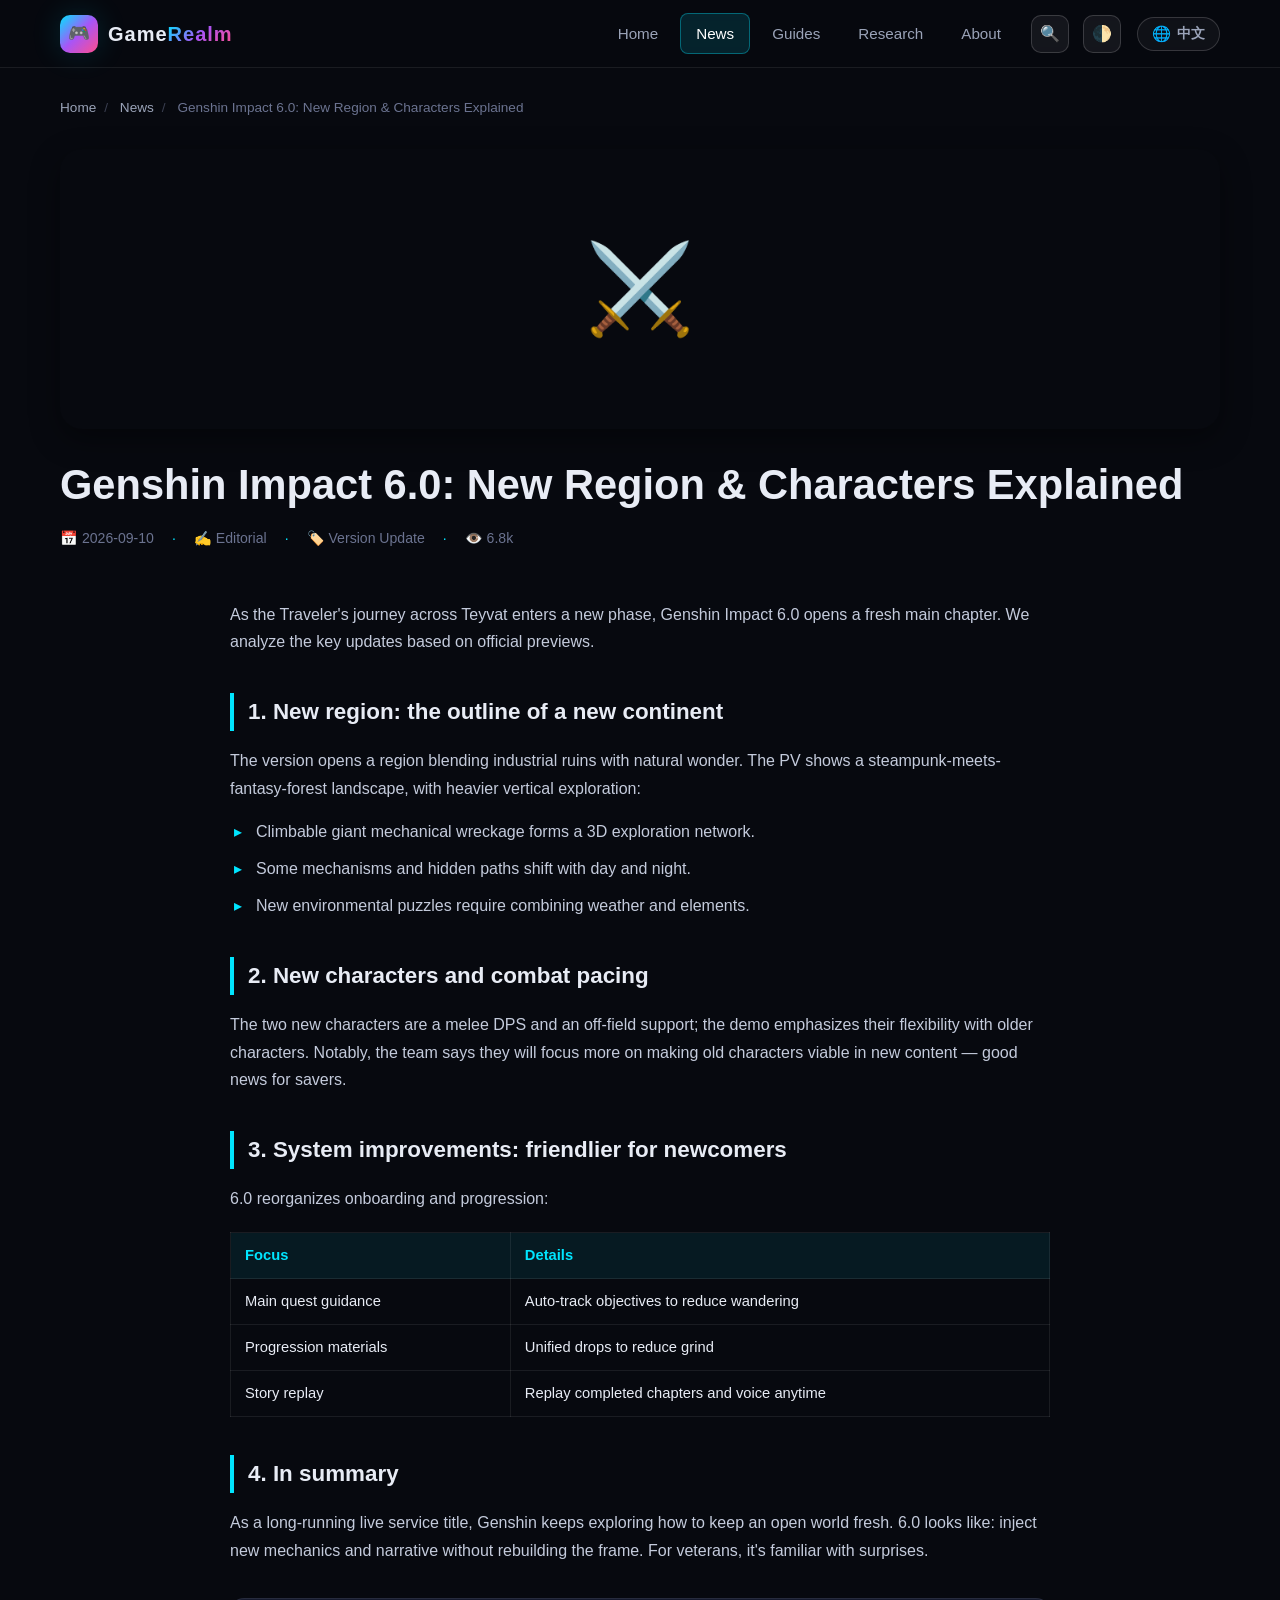
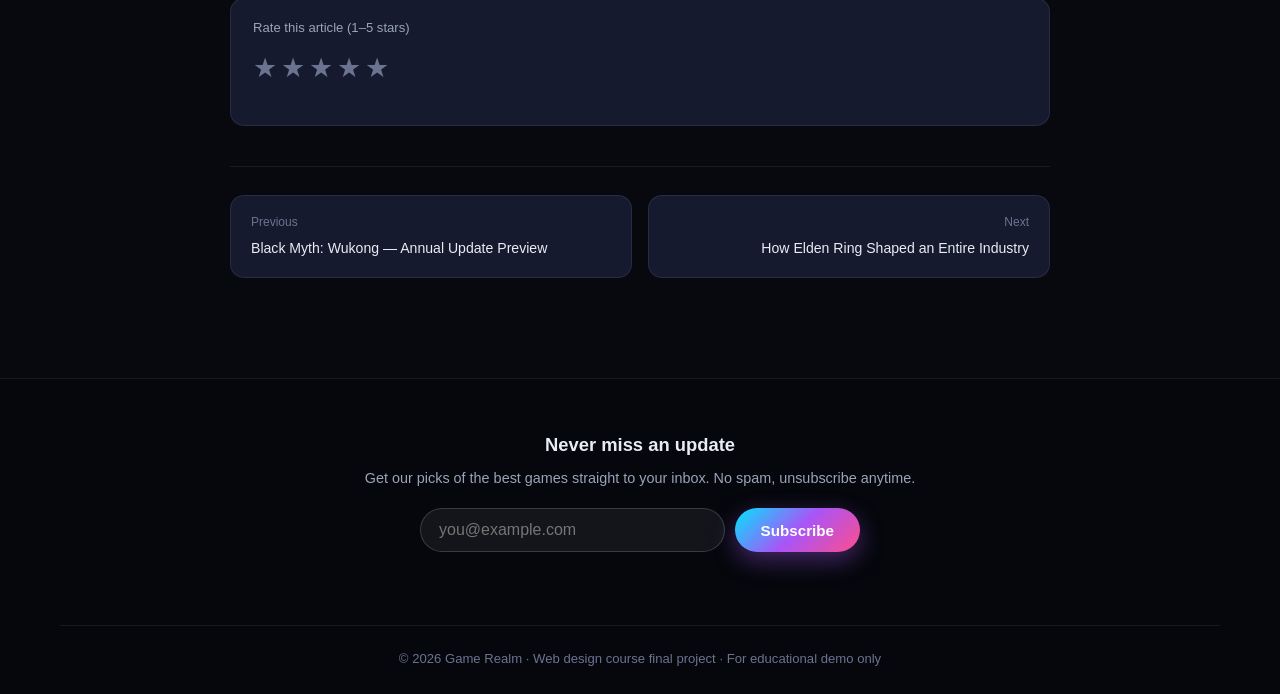
<file: news/detail-genshin.html>
<!DOCTYPE html>
<html lang="en">
<head>
  <meta charset="UTF-8">
  <meta name="viewport" content="width=device-width, initial-scale=1.0">
  <title>Genshin Impact 6.0 Explained — Game Realm</title>
  <link rel="stylesheet" href="../css/style.css">
</head>
<body>

  <header class="site-header">
    <div class="nav-inner">
      <a href="../index.html" class="logo">
        <span class="logo-mark">🎮</span>
        <span class="logo-text">Game<span>Realm</span></span>
      </a>
      <button class="nav-toggle" aria-label="Open menu"><span></span><span></span><span></span></button>
      <nav class="nav-menu">
        <a href="../index.html" data-i18n="nav.home">Home</a>
        <a href="index.html" class="active" data-i18n="nav.news">News</a>
        <a href="../guides/index.html" data-i18n="nav.guides">Guides</a>
        <a href="../research/index.html" data-i18n="nav.research">Research</a>
        <a href="../about.html" data-i18n="nav.about">About</a>
        <button class="lang-toggle" type="button"><span class="globe">🌐</span><span class="label">中文</span></button>
      </nav>
    </div>
  </header>

  <div class="container">
    <div class="breadcrumb">
      <a href="../index.html" data-i18n="nav.home">Home</a><span class="sep">/</span>
      <a href="index.html" data-i18n="nav.news">News</a><span class="sep">/</span>
      <span data-i18n="genshin.title">Genshin 6.0</span>
    </div>

    <article class="article-hero">
      <div class="thumb-big t-cyan">⚔️</div>
      <h1 data-i18n="genshin.title">Genshin Impact 6.0: New Region & Characters Explained</h1>
      <div class="article-meta">
        <span>📅 <span data-i18n="genshin.meta_d">2026-09-10</span></span>
        <span class="dot">·</span>
        <span>✍️ <span data-i18n="genshin.meta_who">Editorial</span></span>
        <span class="dot">·</span>
        <span>🏷️ <span data-i18n="genshin.meta_tag">Version Update</span></span>
        <span class="dot">·</span>
        <span>👁️ <span data-i18n="genshin.meta_v">6.8k</span></span>
      </div>
    </article>

    <div class="article-body">
      <p data-i18n="genshin.p1">As the Traveler's journey across Teyvat enters a new phase...</p>

      <h2 data-i18n="genshin.h2_1">1. New region: the outline of a new continent</h2>
      <p data-i18n="genshin.p_1">The version opens a region blending industrial ruins with natural wonder...</p>
      <ul>
        <li data-i18n="genshin.li1">Climbable giant mechanical wreckage forms a 3D network.</li>
        <li data-i18n="genshin.li2">Mechanisms shift with day and night.</li>
        <li data-i18n="genshin.li3">New environmental puzzles combine weather and elements.</li>
      </ul>

      <h2 data-i18n="genshin.h2_2">2. New characters and combat pacing</h2>
      <p data-i18n="genshin.p_2">The two new characters are a melee DPS and an off-field support...</p>

      <h2 data-i18n="genshin.h2_3">3. System improvements: friendlier for newcomers</h2>
      <p data-i18n="genshin.p_3">6.0 reorganizes onboarding and progression:</p>
      <table>
        <tr><th data-i18n="genshin.th1">Focus</th><th data-i18n="genshin.th2">Details</th></tr>
        <tr><td data-i18n="genshin.t1c1">Main quest guidance</td><td data-i18n="genshin.t1c2">Auto-track objectives...</td></tr>
        <tr><td data-i18n="genshin.t2c1">Progression materials</td><td data-i18n="genshin.t2c2">Unified drops...</td></tr>
        <tr><td data-i18n="genshin.t3c1">Story replay</td><td data-i18n="genshin.t3c2">Replay chapters and voice...</td></tr>
      </table>

      <h2 data-i18n="genshin.h2_4">4. In summary</h2>
      <p data-i18n="genshin.p_4">As a long-running live service title, Genshin keeps exploring...</p>

      <div class="pager">
        <a href="detail-wukong.html"><span class="dir" data-i18n="common.older">Previous</span><span data-i18n="home.n1_t">Wukong annual update preview</span></a>
        <a class="next" href="detail-eldenring.html"><span class="dir" data-i18n="common.newer">Next</span><span data-i18n="home.n3_t">How Elden Ring Shaped an Industry</span></a>
      </div>
    </div>
  </div>

  <footer class="site-footer">
    <div class="container">
      <div class="subscribe-box">
        <h4 data-i18n="sub.title">Never miss an update</h4>
        <p data-i18n="sub.desc">Get our picks of the best games straight to your inbox. No spam, unsubscribe anytime.</p>
        <form class="subscribe-form" novalidate>
          <input class="sub-email" type="email" data-i18n-ph="sub.ph" placeholder="you@example.com" aria-label="Email">
          <button class="btn btn-primary sub-btn" type="submit" data-i18n="sub.btn">Subscribe</button>
        </form>
        <p class="sub-msg"></p>
      </div>
      <div class="footer-bottom">© <span id="year">2026</span> Game Realm<span data-i18n="foot.copy_suffix_short"></span></div>
    </div>
  </footer>

  <button id="backTop" aria-label="Back to top">↑</button>
  <script src="../js/i18n.js"></script>
  <script src="../js/search.js"></script>
  <script src="../js/main.js"></script>
</body>
</html>
</file>
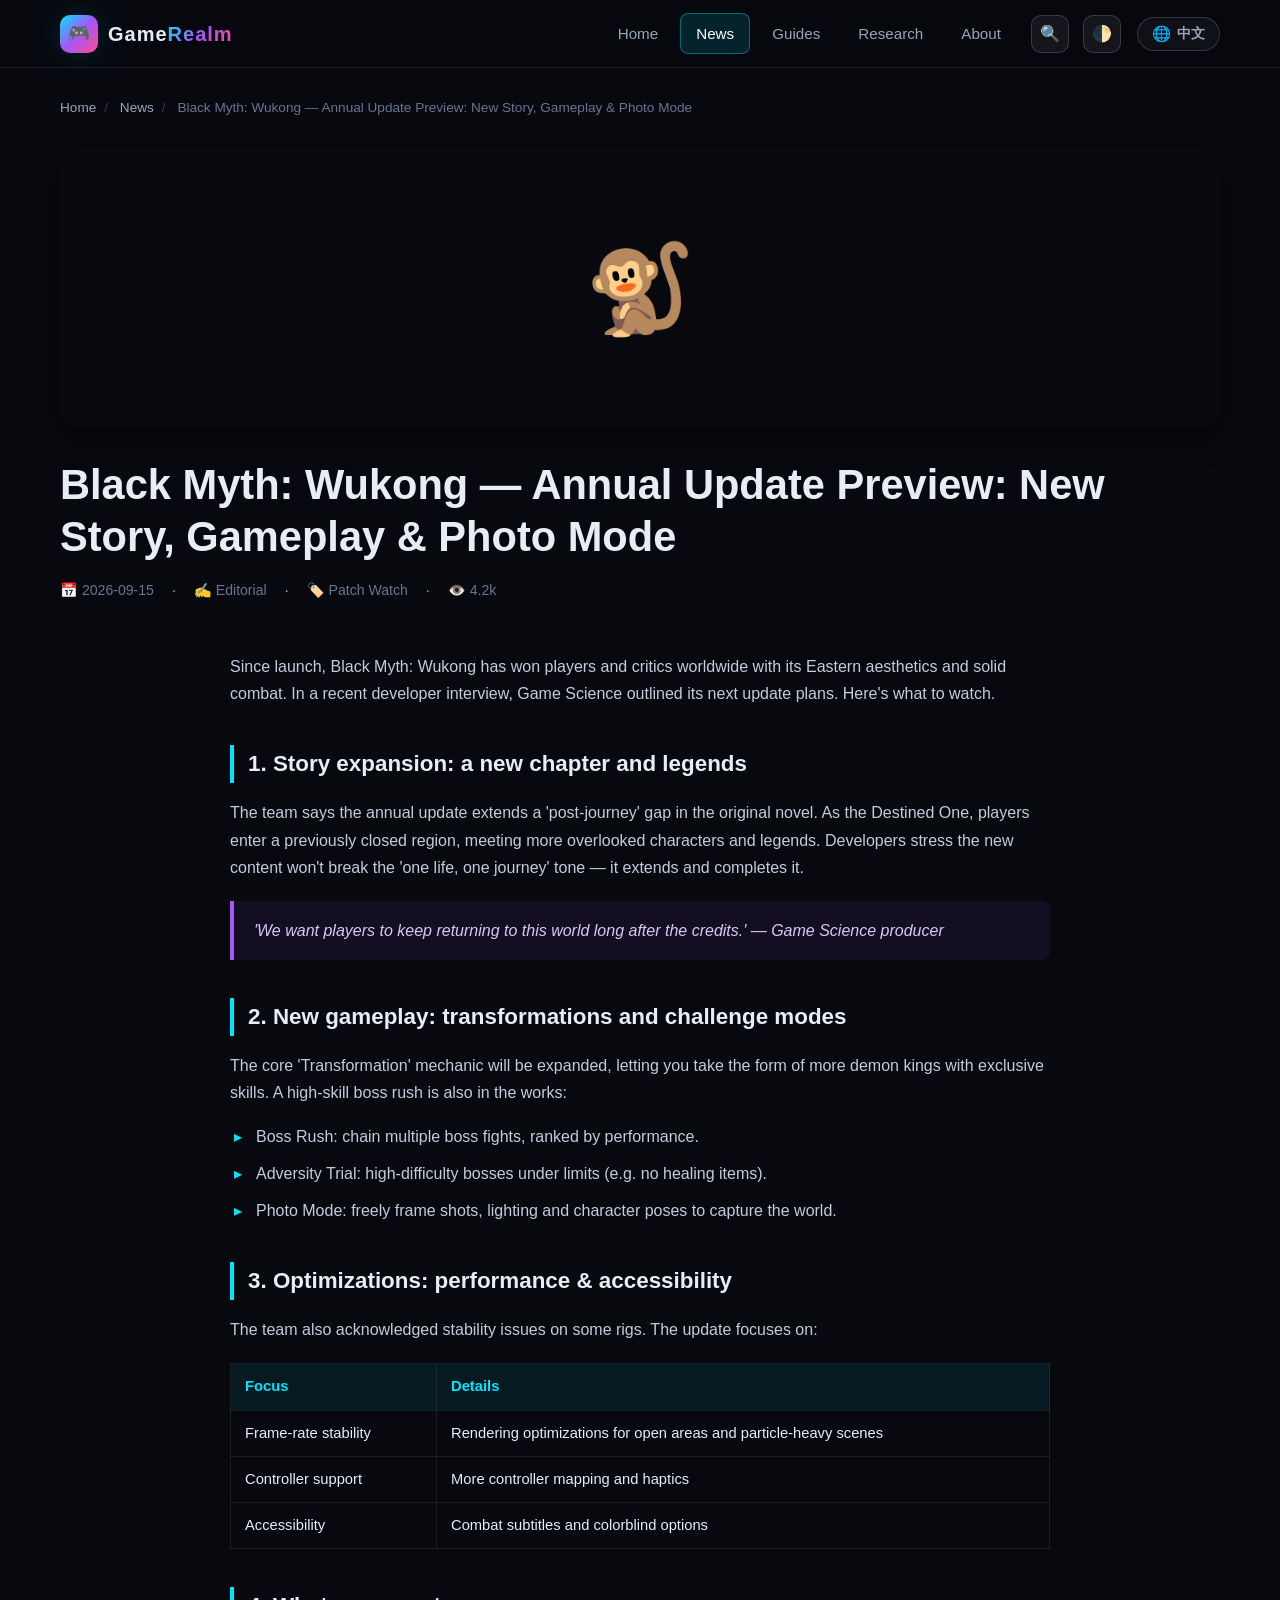
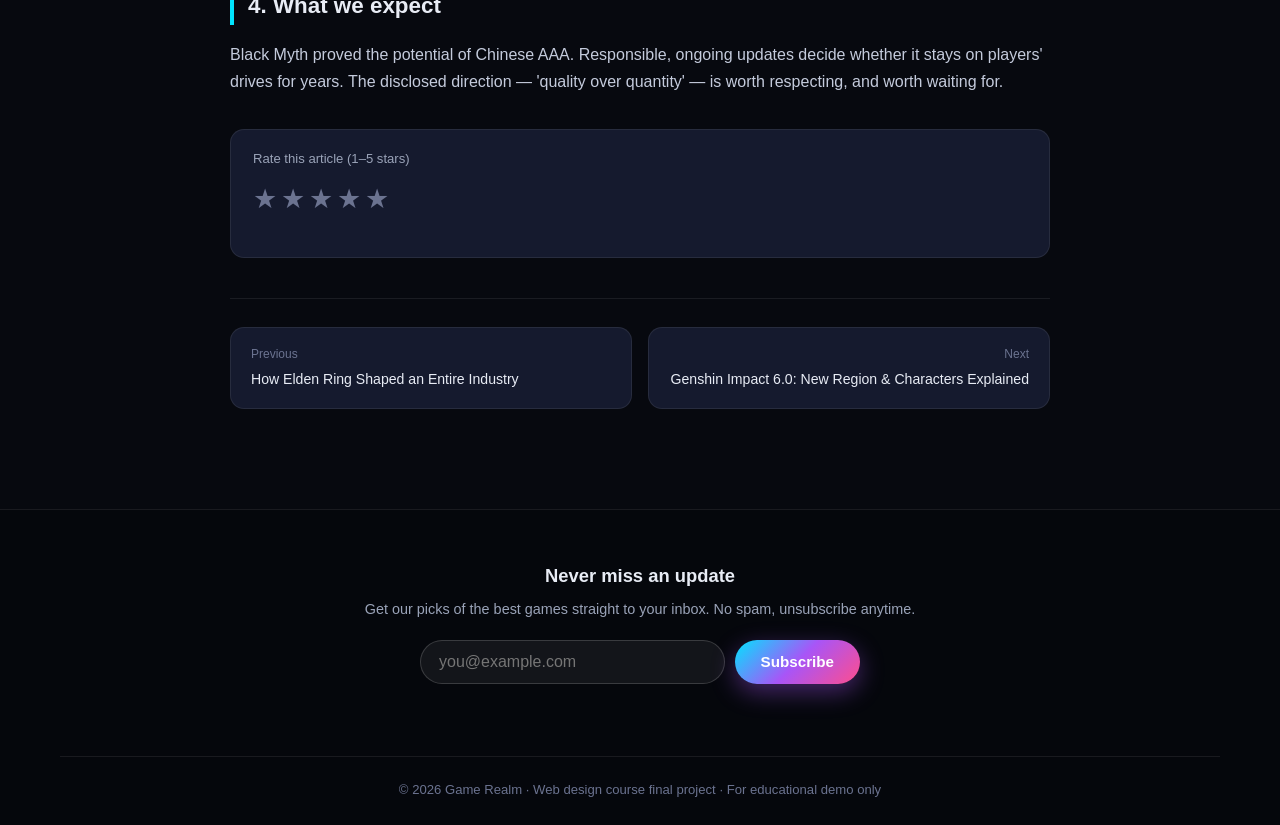
<file: news/detail-wukong.html>
<!DOCTYPE html>
<html lang="en">
<head>
  <meta charset="UTF-8">
  <meta name="viewport" content="width=device-width, initial-scale=1.0">
  <title>Black Myth: Wukong — Annual Update Preview — Game Realm</title>
  <link rel="stylesheet" href="../css/style.css">
</head>
<body>

  <header class="site-header">
    <div class="nav-inner">
      <a href="../index.html" class="logo">
        <span class="logo-mark">🎮</span>
        <span class="logo-text">Game<span>Realm</span></span>
      </a>
      <button class="nav-toggle" aria-label="Open menu"><span></span><span></span><span></span></button>
      <nav class="nav-menu">
        <a href="../index.html" data-i18n="nav.home">Home</a>
        <a href="index.html" class="active" data-i18n="nav.news">News</a>
        <a href="../guides/index.html" data-i18n="nav.guides">Guides</a>
        <a href="../research/index.html" data-i18n="nav.research">Research</a>
        <a href="../about.html" data-i18n="nav.about">About</a>
        <button class="lang-toggle" type="button"><span class="globe">🌐</span><span class="label">中文</span></button>
      </nav>
    </div>
  </header>

  <div class="container">
    <div class="breadcrumb">
      <a href="../index.html" data-i18n="nav.home">Home</a><span class="sep">/</span>
      <a href="index.html" data-i18n="nav.news">News</a><span class="sep">/</span>
      <span data-i18n="wukong.title">Wukong update preview</span>
    </div>

    <article class="article-hero">
      <div class="thumb-big t-gold">🐒</div>
      <h1 data-i18n="wukong.title">Black Myth: Wukong — Annual Update Preview</h1>
      <div class="article-meta">
        <span>📅 <span data-i18n="wukong.meta_d">2026-09-15</span></span>
        <span class="dot">·</span>
        <span>✍️ <span data-i18n="wukong.meta_who">Editorial</span></span>
        <span class="dot">·</span>
        <span>🏷️ <span data-i18n="wukong.meta_tag">Patch Watch</span></span>
        <span class="dot">·</span>
        <span>👁️ <span data-i18n="wukong.meta_v">4.2k</span></span>
      </div>
    </article>

    <div class="article-body">
      <p data-i18n="wukong.p1">Since launch, Black Myth: Wukong has won players and critics worldwide...</p>

      <h2 data-i18n="wukong.h2_1">1. Story expansion</h2>
      <p data-i18n="wukong.p_1">The team says the annual update extends a 'post-journey' gap...</p>
      <blockquote data-i18n="wukong.quote">'We want players to keep returning...'</blockquote>

      <h2 data-i18n="wukong.h2_2">2. New gameplay: transformations and challenge modes</h2>
      <p data-i18n="wukong.p_2">The core 'Transformation' mechanic will be expanded...</p>
      <ul>
        <li data-i18n="wukong.li1">Boss Rush: chain multiple boss fights...</li>
        <li data-i18n="wukong.li2">Adversity Trial: high-difficulty bosses under limits...</li>
        <li data-i18n="wukong.li3">Photo Mode: freely frame shots and lighting...</li>
      </ul>

      <h2 data-i18n="wukong.h2_3">3. Optimizations: performance & accessibility</h2>
      <p data-i18n="wukong.p_3">The team also acknowledged stability issues...</p>
      <table>
        <tr><th data-i18n="wukong.th1">Focus</th><th data-i18n="wukong.th2">Details</th></tr>
        <tr><td data-i18n="wukong.t1c1">Frame-rate stability</td><td data-i18n="wukong.t1c2">Rendering optimizations...</td></tr>
        <tr><td data-i18n="wukong.t2c1">Controller support</td><td data-i18n="wukong.t2c2">More controller mapping...</td></tr>
        <tr><td data-i18n="wukong.t3c1">Accessibility</td><td data-i18n="wukong.t3c2">Combat subtitles and colorblind options...</td></tr>
      </table>

      <h2 data-i18n="wukong.h2_4">4. What we expect</h2>
      <p data-i18n="wukong.p_4">Black Myth proved the potential of Chinese AAA...</p>

      <div class="pager">
        <a href="detail-eldenring.html"><span class="dir" data-i18n="common.older">Previous</span><span data-i18n="home.n3_t">How Elden Ring Shaped an Industry</span></a>
        <a class="next" href="detail-genshin.html"><span class="dir" data-i18n="common.newer">Next</span><span data-i18n="home.n2_t">Genshin 6.0 explained</span></a>
      </div>
    </div>
  </div>

  <footer class="site-footer">
    <div class="container">
      <div class="subscribe-box">
        <h4 data-i18n="sub.title">Never miss an update</h4>
        <p data-i18n="sub.desc">Get our picks of the best games straight to your inbox. No spam, unsubscribe anytime.</p>
        <form class="subscribe-form" novalidate>
          <input class="sub-email" type="email" data-i18n-ph="sub.ph" placeholder="you@example.com" aria-label="Email">
          <button class="btn btn-primary sub-btn" type="submit" data-i18n="sub.btn">Subscribe</button>
        </form>
        <p class="sub-msg"></p>
      </div>
      <div class="footer-bottom">© <span id="year">2026</span> Game Realm<span data-i18n="foot.copy_suffix_short"></span></div>
    </div>
  </footer>

  <button id="backTop" aria-label="Back to top">↑</button>
  <script src="../js/i18n.js"></script>
  <script src="../js/search.js"></script>
  <script src="../js/main.js"></script>
</body>
</html>
</file>
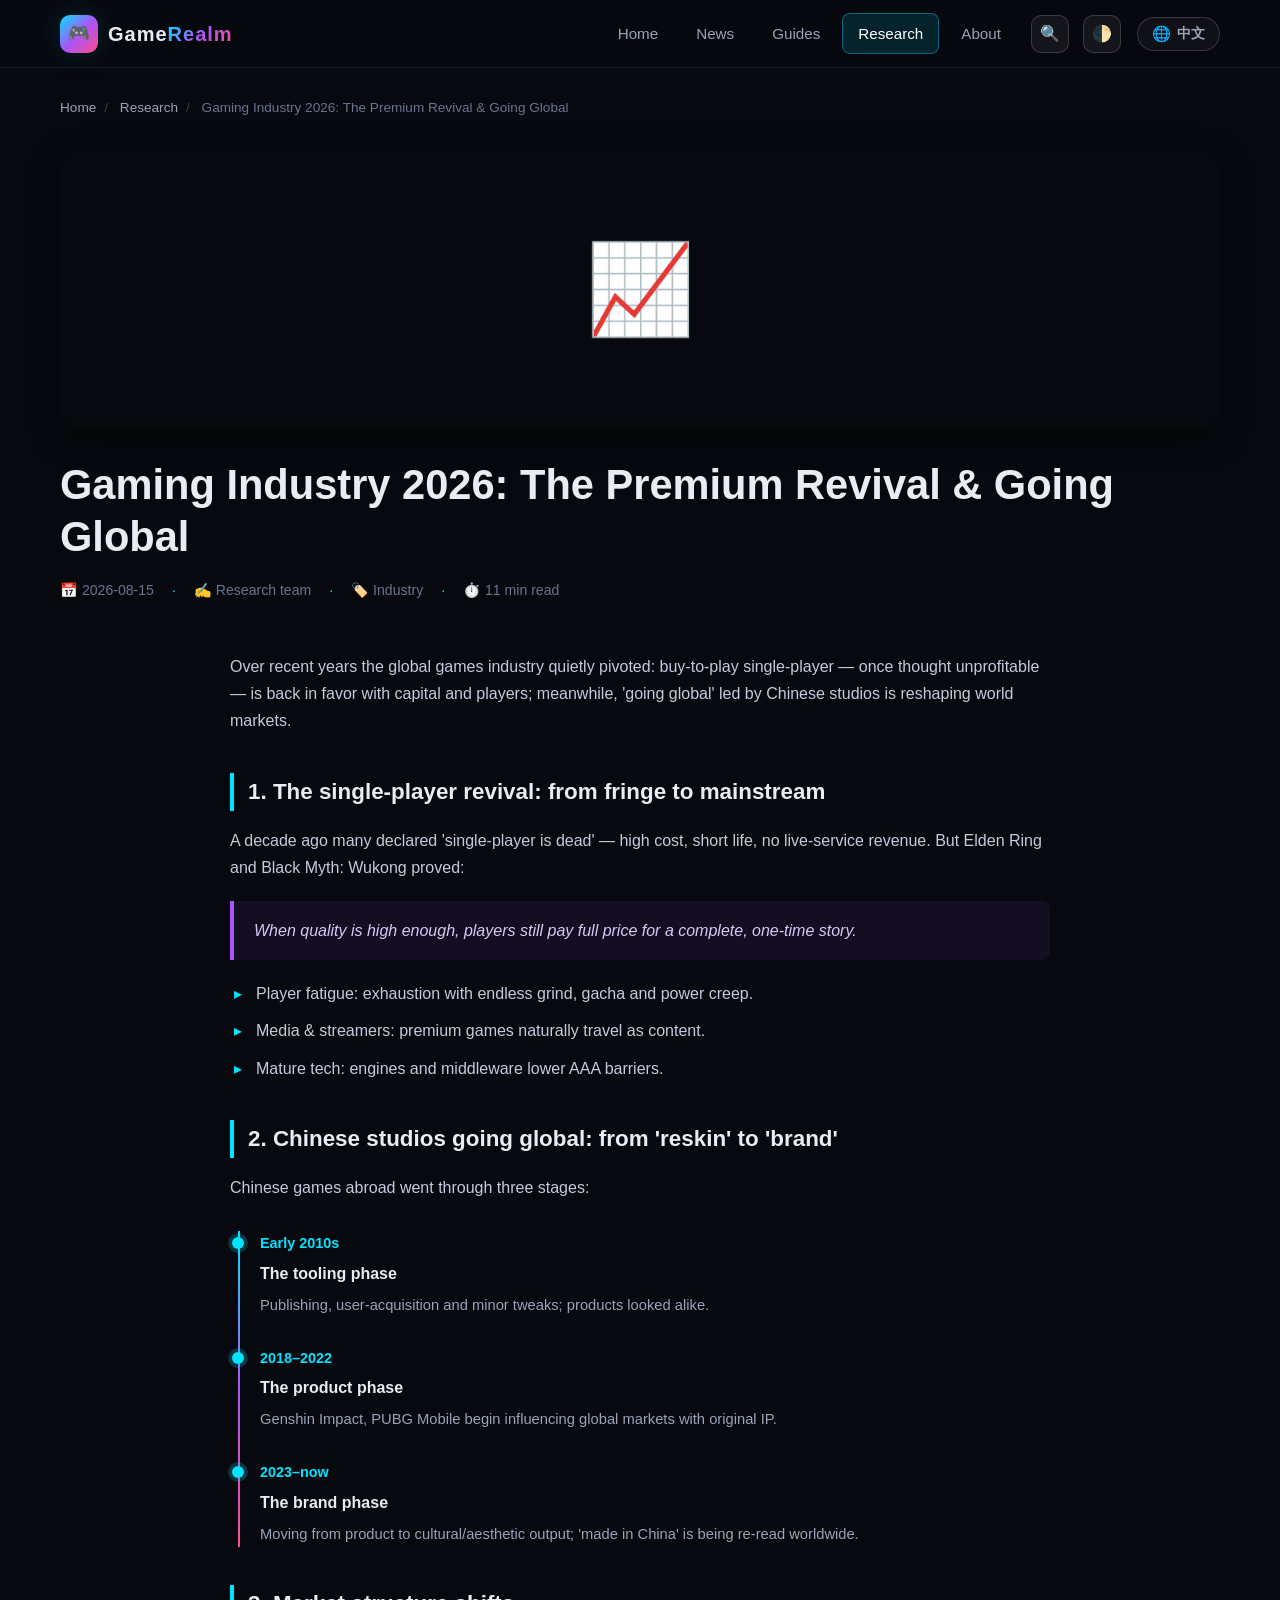
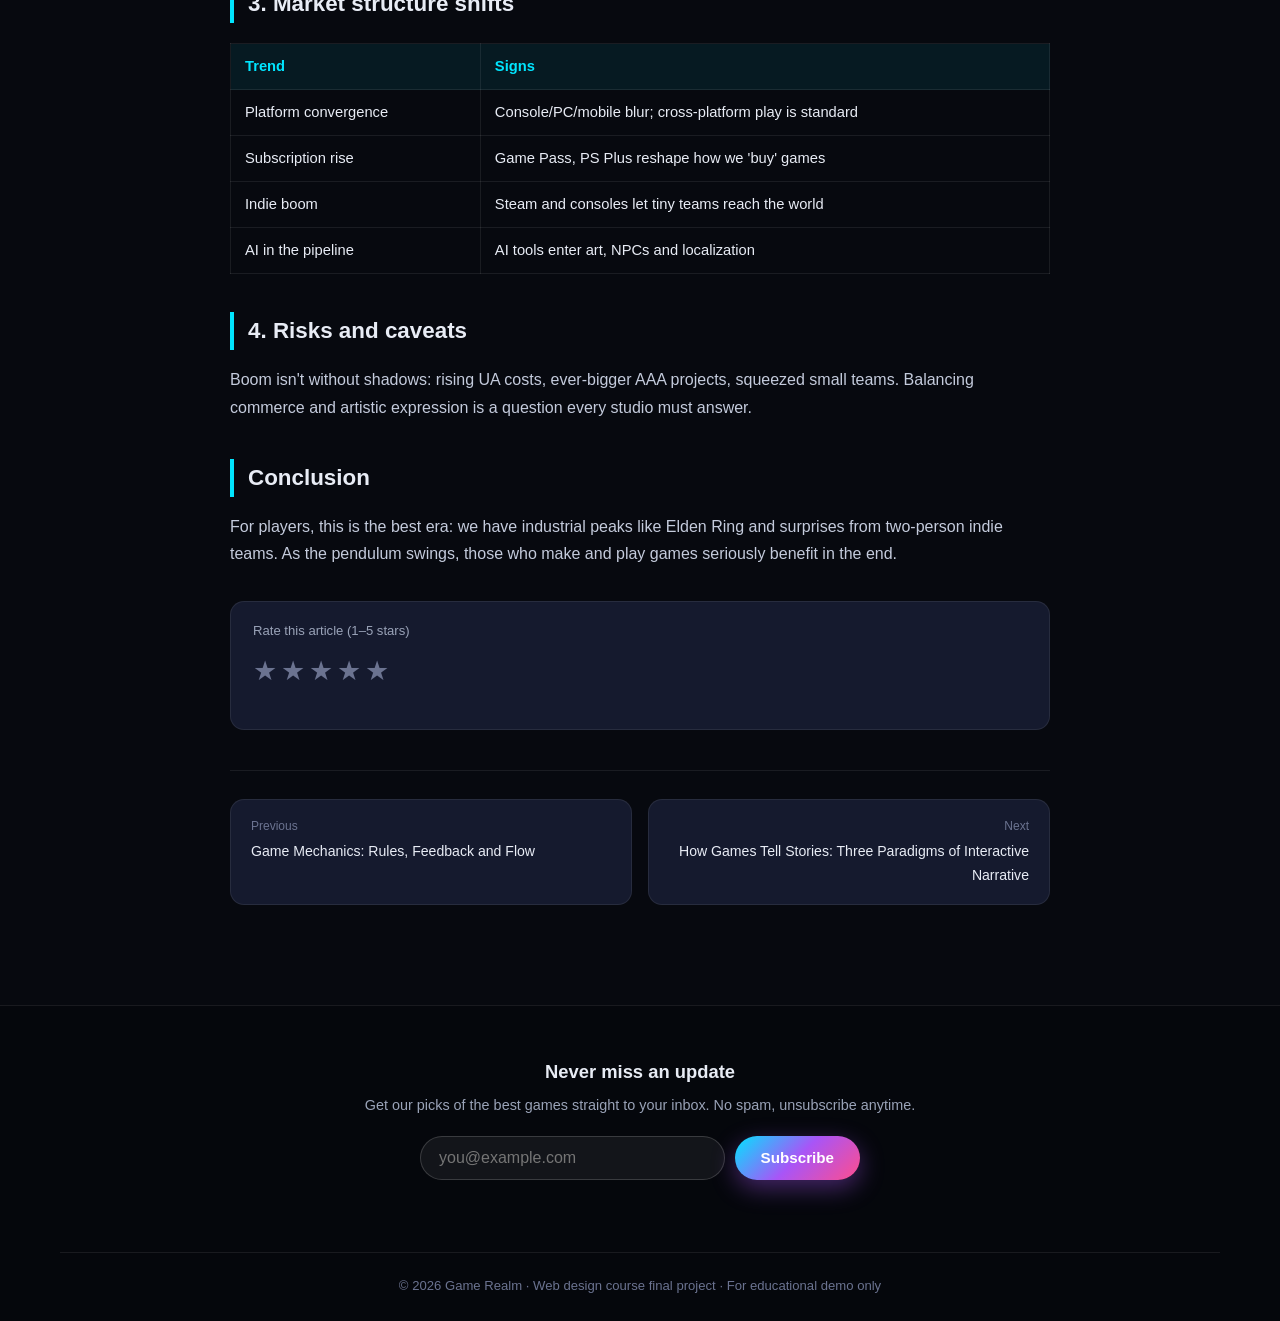
<file: research/research-industry.html>
<!DOCTYPE html>
<html lang="en">
<head>
  <meta charset="UTF-8">
  <meta name="viewport" content="width=device-width, initial-scale=1.0">
  <title>Gaming Industry 2026: Premium Revival & Going Global — Game Realm</title>
  <link rel="stylesheet" href="../css/style.css">
</head>
<body>

  <header class="site-header">
    <div class="nav-inner">
      <a href="../index.html" class="logo">
        <span class="logo-mark">🎮</span>
        <span class="logo-text">Game<span>Realm</span></span>
      </a>
      <button class="nav-toggle" aria-label="Open menu"><span></span><span></span><span></span></button>
      <nav class="nav-menu">
        <a href="../index.html" data-i18n="nav.home">Home</a>
        <a href="../news/index.html" data-i18n="nav.news">News</a>
        <a href="../guides/index.html" data-i18n="nav.guides">Guides</a>
        <a href="index.html" class="active" data-i18n="nav.research">Research</a>
        <a href="../about.html" data-i18n="nav.about">About</a>
        <button class="lang-toggle" type="button"><span class="globe">🌐</span><span class="label">中文</span></button>
      </nav>
    </div>
  </header>

  <div class="container">
    <div class="breadcrumb">
      <a href="../index.html" data-i18n="nav.home">Home</a><span class="sep">/</span>
      <a href="index.html" data-i18n="nav.research">Research</a><span class="sep">/</span>
      <span data-i18n="rInd.title">Gaming industry 2026</span>
    </div>

    <article class="article-hero">
      <div class="thumb-big t-gold">📈</div>
      <h1 data-i18n="rInd.title">Gaming Industry 2026: The Premium Revival & Going Global</h1>
      <div class="article-meta">
        <span>📅 <span data-i18n="rInd.meta_d">2026-08-15</span></span>
        <span class="dot">·</span>
        <span>✍️ <span data-i18n="rInd.meta_who">Research team</span></span>
        <span class="dot">·</span>
        <span>🏷️ <span data-i18n="rInd.meta_tag">Industry</span></span>
        <span class="dot">·</span>
        <span>⏱️ <span data-i18n="rInd.meta_v">11 min read</span></span>
      </div>
    </article>

    <div class="article-body">
      <p data-i18n="rInd.p1">Over recent years the global games industry quietly pivoted: buy-to-play single-player is back; 'going global' by Chinese studios is reshaping markets.</p>

      <h2 data-i18n="rInd.h2_1">1. The single-player revival: from fringe to mainstream</h2>
      <p data-i18n="rInd.p_1">A decade ago many declared 'single-player is dead'. But Elden Ring and Black Myth: Wukong proved:</p>
      <blockquote data-i18n="rInd.quote">When quality is high enough, players still pay full price for a complete, one-time story.</blockquote>
      <ul>
        <li data-i18n="rInd.li1">Player fatigue: exhaustion with endless grind, gacha and power creep.</li>
        <li data-i18n="rInd.li2">Media & streamers: premium games naturally travel as content.</li>
        <li data-i18n="rInd.li3">Mature tech: engines and middleware lower AAA barriers.</li>
      </ul>

      <h2 data-i18n="rInd.h2_2">2. Chinese studios going global: from 'reskin' to 'brand'</h2>
      <p data-i18n="rInd.p_2">Chinese games abroad went through three stages:</p>
      <div class="timeline">
        <div class="timeline-item">
          <div class="t-year" data-i18n="rInd.tl1y">Early 2010s</div>
          <h4 data-i18n="rInd.tl1t">The tooling phase</h4>
          <p data-i18n="rInd.tl1d">Publishing, user-acquisition and minor tweaks; products looked alike.</p>
        </div>
        <div class="timeline-item">
          <div class="t-year" data-i18n="rInd.tl2y">2018–2022</div>
          <h4 data-i18n="rInd.tl2t">The product phase</h4>
          <p data-i18n="rInd.tl2d">Genshin Impact, PUBG Mobile begin influencing global markets with original IP.</p>
        </div>
        <div class="timeline-item">
          <div class="t-year" data-i18n="rInd.tl3y">2023–now</div>
          <h4 data-i18n="rInd.tl3t">The brand phase</h4>
          <p data-i18n="rInd.tl3d">Moving from product to cultural output; 'made in China' is being re-read worldwide.</p>
        </div>
      </div>

      <h2 data-i18n="rInd.h2_3">3. Market structure shifts</h2>
      <table>
        <tr><th data-i18n="rInd.th1">Trend</th><th data-i18n="rInd.th2">Signs</th></tr>
        <tr><td data-i18n="rInd.t1c1">Platform convergence</td><td data-i18n="rInd.t1c2">Console/PC/mobile blur; cross-platform play is standard</td></tr>
        <tr><td data-i18n="rInd.t2c1">Subscription rise</td><td data-i18n="rInd.t2c2">Game Pass, PS Plus reshape how we 'buy' games</td></tr>
        <tr><td data-i18n="rInd.t3c1">Indie boom</td><td data-i18n="rInd.t3c2">Steam and consoles let tiny teams reach the world</td></tr>
        <tr><td data-i18n="rInd.t4c1">AI in the pipeline</td><td data-i18n="rInd.t4c2">AI tools enter art, NPCs and localization</td></tr>
      </table>

      <h2 data-i18n="rInd.h2_4">4. Risks and caveats</h2>
      <p data-i18n="rInd.p_3">Boom isn't without shadows: rising UA costs, ever-bigger AAA, squeezed small teams. Balancing commerce and art is a question every studio must answer.</p>

      <h2 data-i18n="rInd.h2_5">Conclusion</h2>
      <p data-i18n="rInd.p_4">For players, this is the best era: industrial peaks like Elden Ring and surprises from two-person indie teams. Those who make and play seriously benefit in the end.</p>

      <div class="pager">
        <a href="research-mechanics.html"><span class="dir" data-i18n="common.older">Previous</span><span data-i18n="home.r2_t">Game mechanics & flow</span></a>
        <a class="next" href="research-narrative.html"><span class="dir" data-i18n="common.newer">Next</span><span data-i18n="home.r1_t">Interactive narrative paradigms</span></a>
      </div>
    </div>
  </div>

  <footer class="site-footer">
    <div class="container">
      <div class="subscribe-box">
        <h4 data-i18n="sub.title">Never miss an update</h4>
        <p data-i18n="sub.desc">Get our picks of the best games straight to your inbox. No spam, unsubscribe anytime.</p>
        <form class="subscribe-form" novalidate>
          <input class="sub-email" type="email" data-i18n-ph="sub.ph" placeholder="you@example.com" aria-label="Email">
          <button class="btn btn-primary sub-btn" type="submit" data-i18n="sub.btn">Subscribe</button>
        </form>
        <p class="sub-msg"></p>
      </div>
      <div class="footer-bottom">© <span id="year">2026</span> Game Realm<span data-i18n="foot.copy_suffix_short"></span></div>
    </div>
  </footer>

  <button id="backTop" aria-label="Back to top">↑</button>
  <script src="../js/i18n.js"></script>
  <script src="../js/search.js"></script>
  <script src="../js/main.js"></script>
</body>
</html>
</file>
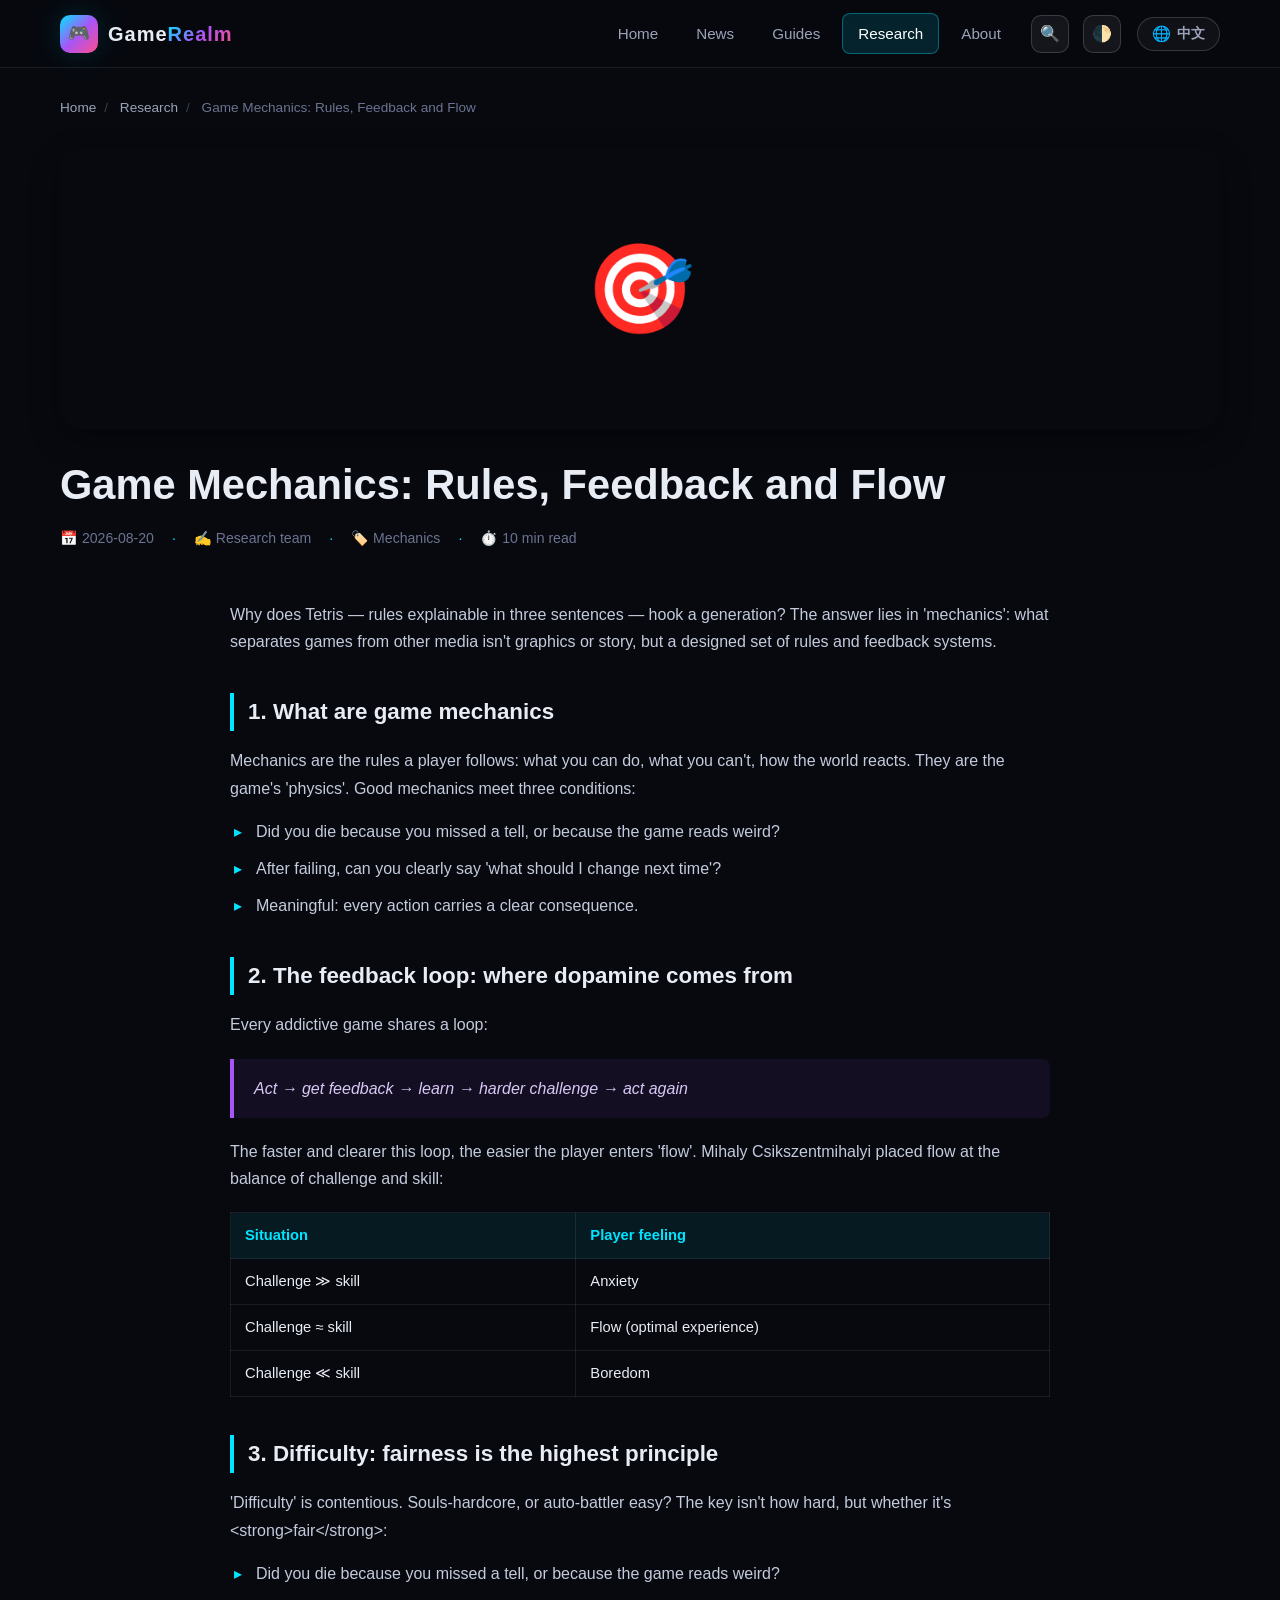
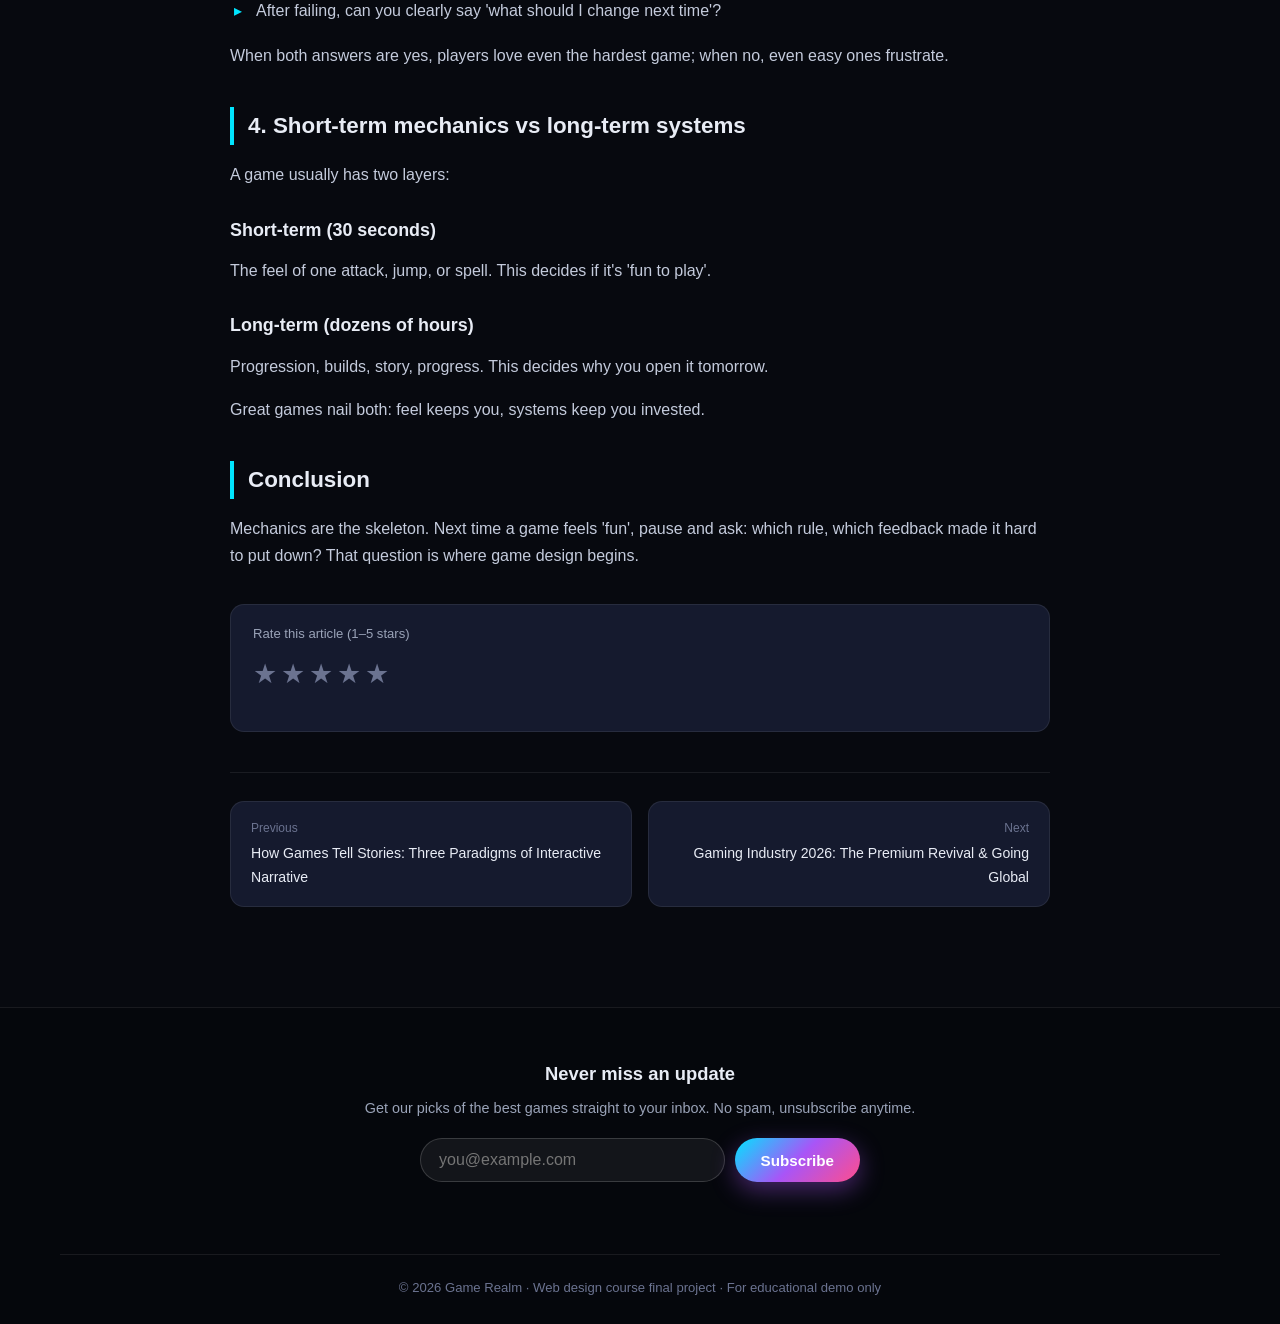
<file: research/research-mechanics.html>
<!DOCTYPE html>
<html lang="en">
<head>
  <meta charset="UTF-8">
  <meta name="viewport" content="width=device-width, initial-scale=1.0">
  <title>Game Mechanics: Rules, Feedback and Flow — Game Realm</title>
  <link rel="stylesheet" href="../css/style.css">
</head>
<body>

  <header class="site-header">
    <div class="nav-inner">
      <a href="../index.html" class="logo">
        <span class="logo-mark">🎮</span>
        <span class="logo-text">Game<span>Realm</span></span>
      </a>
      <button class="nav-toggle" aria-label="Open menu"><span></span><span></span><span></span></button>
      <nav class="nav-menu">
        <a href="../index.html" data-i18n="nav.home">Home</a>
        <a href="../news/index.html" data-i18n="nav.news">News</a>
        <a href="../guides/index.html" data-i18n="nav.guides">Guides</a>
        <a href="index.html" class="active" data-i18n="nav.research">Research</a>
        <a href="../about.html" data-i18n="nav.about">About</a>
        <button class="lang-toggle" type="button"><span class="globe">🌐</span><span class="label">中文</span></button>
      </nav>
    </div>
  </header>

  <div class="container">
    <div class="breadcrumb">
      <a href="../index.html" data-i18n="nav.home">Home</a><span class="sep">/</span>
      <a href="index.html" data-i18n="nav.research">Research</a><span class="sep">/</span>
      <span data-i18n="rMech.title">Game mechanics</span>
    </div>

    <article class="article-hero">
      <div class="thumb-big t-cyan">🎯</div>
      <h1 data-i18n="rMech.title">Game Mechanics: Rules, Feedback and Flow</h1>
      <div class="article-meta">
        <span>📅 <span data-i18n="rMech.meta_d">2026-08-20</span></span>
        <span class="dot">·</span>
        <span>✍️ <span data-i18n="rMech.meta_who">Research team</span></span>
        <span class="dot">·</span>
        <span>🏷️ <span data-i18n="rMech.meta_tag">Mechanics</span></span>
        <span class="dot">·</span>
        <span>⏱️ <span data-i18n="rMech.meta_v">10 min read</span></span>
      </div>
    </article>

    <div class="article-body">
      <p data-i18n="rMech.p1">Why does Tetris — rules explainable in three sentences — hook a generation? The answer lies in 'mechanics'.</p>

      <h2 data-i18n="rMech.h2_1">1. What are game mechanics</h2>
      <p data-i18n="rMech.p_1">Mechanics are the rules a player follows. Good mechanics meet three conditions:</p>
      <ul>
        <li data-i18n="rMech.li1">Learnable: pick up in minutes.</li>
        <li data-i18n="rMech.li2">Masterable: room to improve after hundreds of hours.</li>
        <li data-i18n="rMech.li3">Meaningful: every action carries a clear consequence.</li>
      </ul>

      <h2 data-i18n="rMech.h2_2">2. The feedback loop: where dopamine comes from</h2>
      <p data-i18n="rMech.p_2">Every addictive game shares a loop:</p>
      <blockquote data-i18n="rMech.quote">Act → get feedback → learn → harder challenge → act again</blockquote>
      <p data-i18n="rMech.p_3">The faster and clearer this loop, the easier the player enters 'flow':</p>
      <table>
        <tr><th data-i18n="rMech.th1">Situation</th><th data-i18n="rMech.th2">Player feeling</th></tr>
        <tr><td data-i18n="rMech.t1c1">Challenge ≫ skill</td><td data-i18n="rMech.t1c2">Anxiety</td></tr>
        <tr><td data-i18n="rMech.t2c1">Challenge ≈ skill</td><td data-i18n="rMech.t2c2">Flow (optimal experience)</td></tr>
        <tr><td data-i18n="rMech.t3c1">Challenge ≪ skill</td><td data-i18n="rMech.t3c2">Boredom</td></tr>
      </table>

      <h2 data-i18n="rMech.h2_3">3. Difficulty: fairness is the highest principle</h2>
      <p data-i18n="rMech.p_4">The key isn't how hard, but whether it's <strong>fair</strong>:</p>
      <ul>
        <li data-i18n="rMech.li1">Did you die because you missed a tell, or because the game reads weird?</li>
        <li data-i18n="rMech.li2">After failing, can you clearly say 'what should I change'?</li>
      </ul>
      <p data-i18n="rMech.p_5">When both answers are yes, players love even the hardest game.</p>

      <h2 data-i18n="rMech.h2_4">4. Short-term mechanics vs long-term systems</h2>
      <p data-i18n="rMech.p_6">A game usually has two layers:</p>
      <h3 data-i18n="rMech.h3_1">Short-term (30 seconds)</h3>
      <p data-i18n="rMech.p_41">The feel of one attack, jump, or spell. This decides if it's 'fun to play'.</p>
      <h3 data-i18n="rMech.h3_2">Long-term (dozens of hours)</h3>
      <p data-i18n="rMech.p_42">Progression, builds, story. This decides why you open it tomorrow.</p>
      <p data-i18n="rMech.p_7">Great games nail both: feel keeps you, systems keep you invested.</p>

      <h2 data-i18n="rMech.h2_5">Conclusion</h2>
      <p data-i18n="rMech.p_8">Mechanics are the skeleton. Next time a game feels 'fun', pause and ask which rule, which feedback made it hard to put down. That question is where design begins.</p>

      <div class="pager">
        <a href="research-narrative.html"><span class="dir" data-i18n="common.older">Previous</span><span data-i18n="home.r1_t">Interactive narrative paradigms</span></a>
        <a class="next" href="research-industry.html"><span class="dir" data-i18n="common.newer">Next</span><span data-i18n="home.r3_t">Gaming industry 2026</span></a>
      </div>
    </div>
  </div>

  <footer class="site-footer">
    <div class="container">
      <div class="subscribe-box">
        <h4 data-i18n="sub.title">Never miss an update</h4>
        <p data-i18n="sub.desc">Get our picks of the best games straight to your inbox. No spam, unsubscribe anytime.</p>
        <form class="subscribe-form" novalidate>
          <input class="sub-email" type="email" data-i18n-ph="sub.ph" placeholder="you@example.com" aria-label="Email">
          <button class="btn btn-primary sub-btn" type="submit" data-i18n="sub.btn">Subscribe</button>
        </form>
        <p class="sub-msg"></p>
      </div>
      <div class="footer-bottom">© <span id="year">2026</span> Game Realm<span data-i18n="foot.copy_suffix_short"></span></div>
    </div>
  </footer>

  <button id="backTop" aria-label="Back to top">↑</button>
  <script src="../js/i18n.js"></script>
  <script src="../js/search.js"></script>
  <script src="../js/main.js"></script>
</body>
</html>
</file>
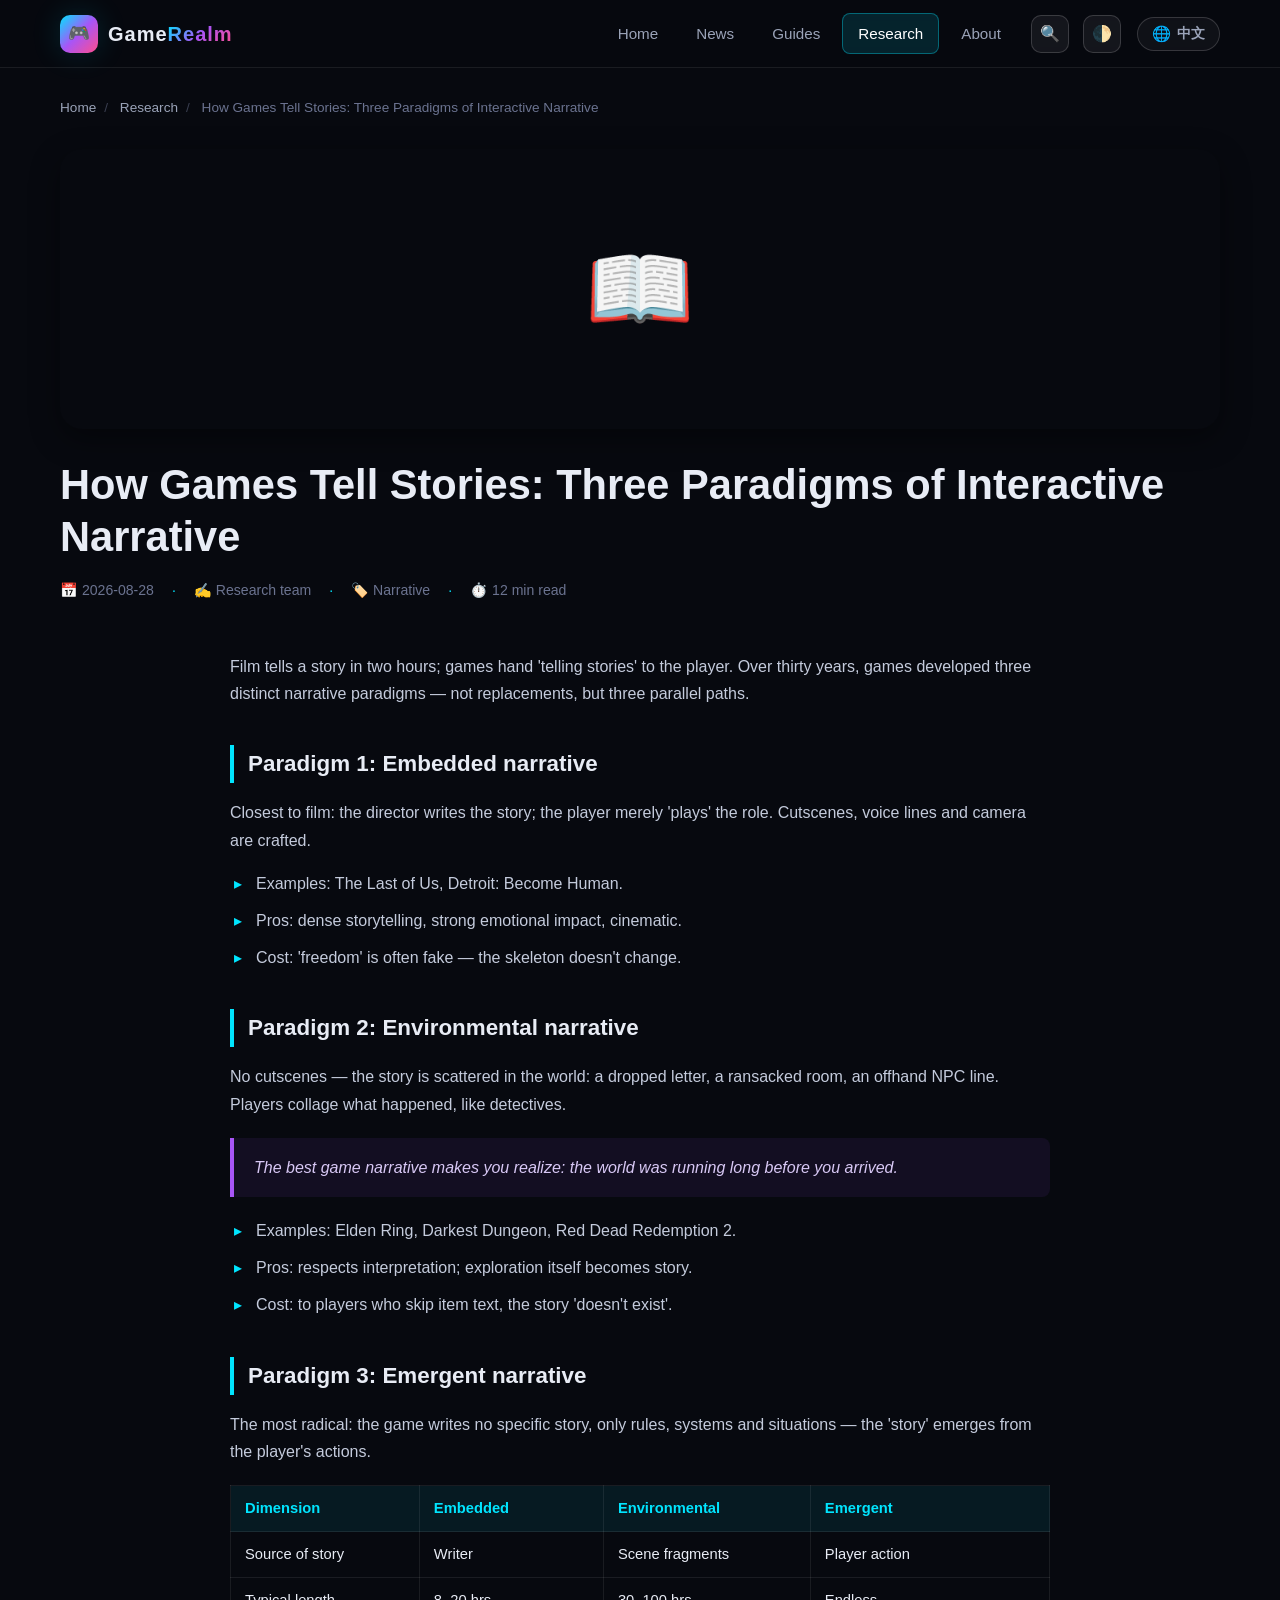
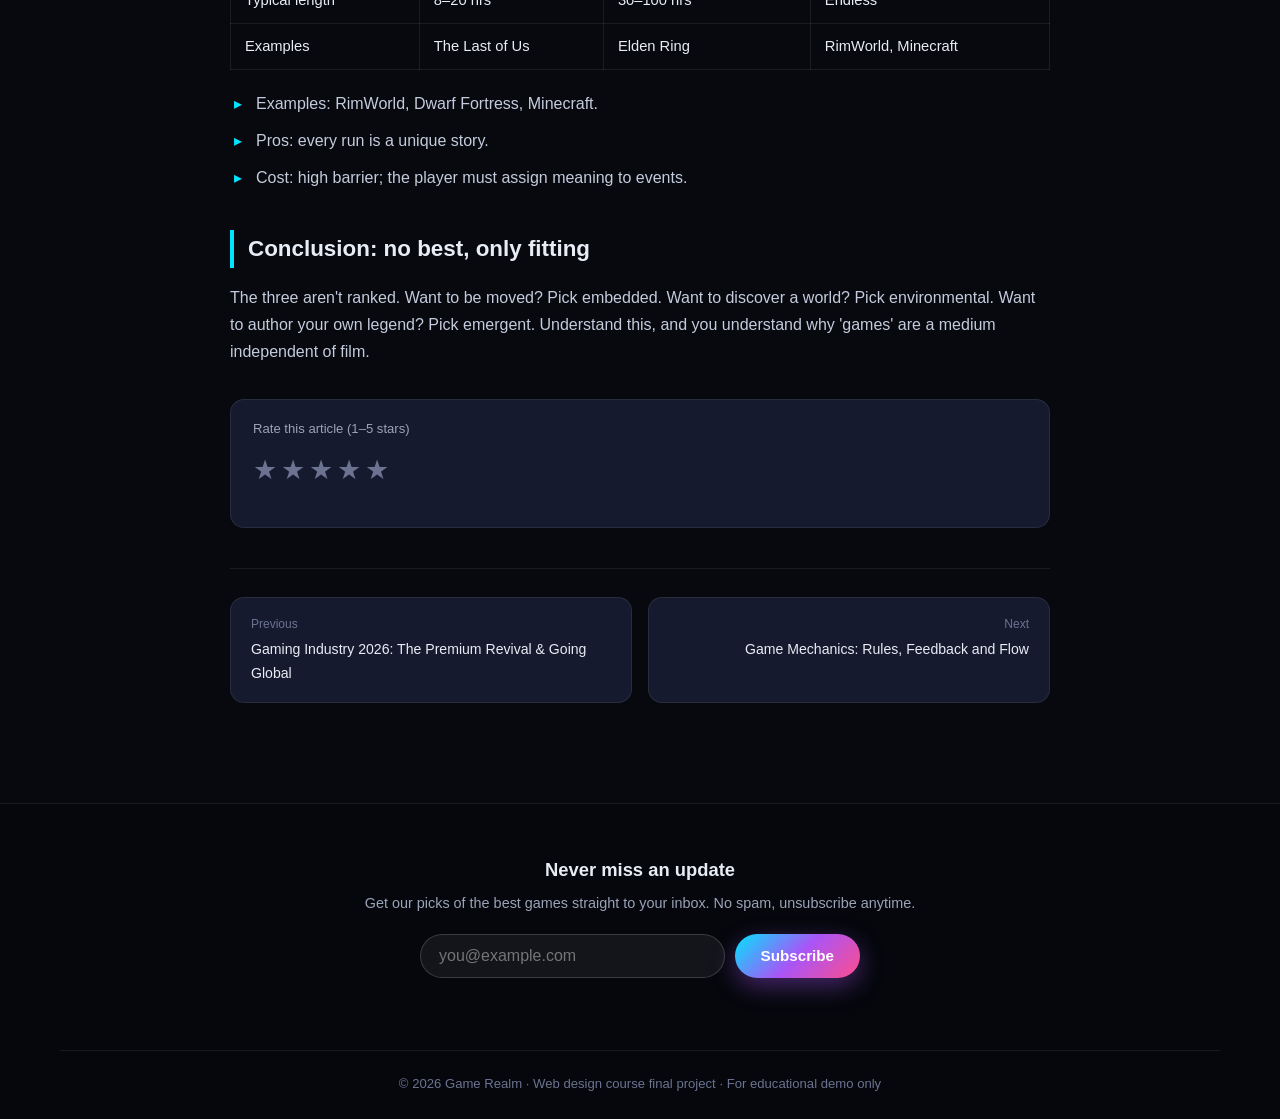
<file: research/research-narrative.html>
<!DOCTYPE html>
<html lang="en">
<head>
  <meta charset="UTF-8">
  <meta name="viewport" content="width=device-width, initial-scale=1.0">
  <title>Three Paradigms of Interactive Narrative — Game Realm</title>
  <link rel="stylesheet" href="../css/style.css">
</head>
<body>

  <header class="site-header">
    <div class="nav-inner">
      <a href="../index.html" class="logo">
        <span class="logo-mark">🎮</span>
        <span class="logo-text">Game<span>Realm</span></span>
      </a>
      <button class="nav-toggle" aria-label="Open menu"><span></span><span></span><span></span></button>
      <nav class="nav-menu">
        <a href="../index.html" data-i18n="nav.home">Home</a>
        <a href="../news/index.html" data-i18n="nav.news">News</a>
        <a href="../guides/index.html" data-i18n="nav.guides">Guides</a>
        <a href="index.html" class="active" data-i18n="nav.research">Research</a>
        <a href="../about.html" data-i18n="nav.about">About</a>
        <button class="lang-toggle" type="button"><span class="globe">🌐</span><span class="label">中文</span></button>
      </nav>
    </div>
  </header>

  <div class="container">
    <div class="breadcrumb">
      <a href="../index.html" data-i18n="nav.home">Home</a><span class="sep">/</span>
      <a href="index.html" data-i18n="nav.research">Research</a><span class="sep">/</span>
      <span data-i18n="rNarr.title">Interactive narrative</span>
    </div>

    <article class="article-hero">
      <div class="thumb-big t-purple">📖</div>
      <h1 data-i18n="rNarr.title">How Games Tell Stories: Three Paradigms of Interactive Narrative</h1>
      <div class="article-meta">
        <span>📅 <span data-i18n="rNarr.meta_d">2026-08-28</span></span>
        <span class="dot">·</span>
        <span>✍️ <span data-i18n="rNarr.meta_who">Research team</span></span>
        <span class="dot">·</span>
        <span>🏷️ <span data-i18n="rNarr.meta_tag">Narrative</span></span>
        <span class="dot">·</span>
        <span>⏱️ <span data-i18n="rNarr.meta_v">12 min read</span></span>
      </div>
    </article>

    <div class="article-body">
      <p data-i18n="rNarr.p1">Film tells a story in two hours; games hand 'telling stories' to the player...</p>

      <h2 data-i18n="rNarr.h2_1">Paradigm 1: Embedded narrative</h2>
      <p data-i18n="rNarr.p_1">Closest to film: the director writes the story; the player merely 'plays' the role.</p>
      <ul>
        <li data-i18n="rNarr.li1">Examples: The Last of Us, Detroit: Become Human.</li>
        <li data-i18n="rNarr.li2">Pros: dense storytelling, strong emotional impact, cinematic.</li>
        <li data-i18n="rNarr.li3">Cost: 'freedom' is often fake — the skeleton doesn't change.</li>
      </ul>

      <h2 data-i18n="rNarr.h2_2">Paradigm 2: Environmental narrative</h2>
      <p data-i18n="rNarr.p_2">No cutscenes — the story is scattered in the world: a dropped letter, a ransacked room...</p>
      <blockquote data-i18n="rNarr.quote">The best game narrative makes you realize: the world was running long before you arrived.</blockquote>
      <ul>
        <li data-i18n="rNarr.li4">Examples: Elden Ring, Darkest Dungeon, RDR2.</li>
        <li data-i18n="rNarr.li5">Pros: respects interpretation; exploration becomes story.</li>
        <li data-i18n="rNarr.li6">Cost: to players who skip item text, the story 'doesn't exist'.</li>
      </ul>

      <h2 data-i18n="rNarr.h2_3">Paradigm 3: Emergent narrative</h2>
      <p data-i18n="rNarr.p_3">The most radical: no specific story, only rules and situations — the 'story' emerges from player action.</p>
      <table>
        <tr><th data-i18n="rNarr.th1">Dimension</th><th data-i18n="rNarr.th2">Embedded</th><th data-i18n="rNarr.th3">Environmental</th><th data-i18n="rNarr.th4">Emergent</th></tr>
        <tr><td data-i18n="rNarr.t1c1">Source of story</td><td data-i18n="rNarr.t1c2">Writer</td><td data-i18n="rNarr.t1c3">Scene fragments</td><td data-i18n="rNarr.t1c4">Player action</td></tr>
        <tr><td data-i18n="rNarr.t2c1">Typical length</td><td data-i18n="rNarr.t2c2">8–20 hrs</td><td data-i18n="rNarr.t2c3">30–100 hrs</td><td data-i18n="rNarr.t2c4">Endless</td></tr>
        <tr><td data-i18n="rNarr.t3c1">Examples</td><td data-i18n="rNarr.t3c2">The Last of Us</td><td data-i18n="rNarr.t3c3">Elden Ring</td><td data-i18n="rNarr.t3c4">RimWorld, Minecraft</td></tr>
      </table>
      <ul>
        <li data-i18n="rNarr.li7">Examples: RimWorld, Dwarf Fortress, Minecraft.</li>
        <li data-i18n="rNarr.li8">Pros: every run is a unique story.</li>
        <li data-i18n="rNarr.li9">Cost: high barrier; the player must assign meaning.</li>
      </ul>

      <h2 data-i18n="rNarr.h2_4">Conclusion: no best, only fitting</h2>
      <p data-i18n="rNarr.p_4">The three aren't ranked. Want to be moved? Pick embedded. Want to discover a world? Pick environmental. Want to author your own legend? Pick emergent.</p>

      <div class="pager">
        <a href="research-industry.html"><span class="dir" data-i18n="common.older">Previous</span><span data-i18n="home.r3_t">Gaming industry 2026</span></a>
        <a class="next" href="research-mechanics.html"><span class="dir" data-i18n="common.newer">Next</span><span data-i18n="home.r2_t">Game mechanics & flow</span></a>
      </div>
    </div>
  </div>

  <footer class="site-footer">
    <div class="container">
      <div class="subscribe-box">
        <h4 data-i18n="sub.title">Never miss an update</h4>
        <p data-i18n="sub.desc">Get our picks of the best games straight to your inbox. No spam, unsubscribe anytime.</p>
        <form class="subscribe-form" novalidate>
          <input class="sub-email" type="email" data-i18n-ph="sub.ph" placeholder="you@example.com" aria-label="Email">
          <button class="btn btn-primary sub-btn" type="submit" data-i18n="sub.btn">Subscribe</button>
        </form>
        <p class="sub-msg"></p>
      </div>
      <div class="footer-bottom">© <span id="year">2026</span> Game Realm<span data-i18n="foot.copy_suffix_short"></span></div>
    </div>
  </footer>

  <button id="backTop" aria-label="Back to top">↑</button>
  <script src="../js/i18n.js"></script>
  <script src="../js/search.js"></script>
  <script src="../js/main.js"></script>
</body>
</html>
</file>
<file: css/style.css>
/* ============================================================
   游戏天地 Game Realm — 全站共享样式
   设计风格：深色游戏风 + 霓虹渐变 + 玻璃拟态
   响应式断点：768px（平板）/ 1024px（桌面）
   ============================================================ */

/* ---------- 设计变量 ---------- */
:root {
  --bg-darkest: #07090f;
  --bg-dark: #0d1120;
  --bg-card: #151a2e;
  --bg-card-hover: #1c2240;
  --border: rgba(255, 255, 255, 0.08);
  --border-bright: rgba(255, 255, 255, 0.16);

  --text-main: #e8ecf5;
  --text-sub: #9aa3b8;
  --text-dim: #6b7390;

  --neon-cyan: #00e5ff;
  --neon-purple: #a855f7;
  --neon-pink: #ff4d8d;
  --neon-gold: #ffc857;

  --gradient-main: linear-gradient(135deg, #00e5ff 0%, #a855f7 50%, #ff4d8d 100%);
  --gradient-cyan: linear-gradient(135deg, #00e5ff, #0066ff);
  --gradient-purple: linear-gradient(135deg, #a855f7, #6d28d9);
  --gradient-pink: linear-gradient(135deg, #ff4d8d, #b026ff);

  --radius-sm: 8px;
  --radius-md: 14px;
  --radius-lg: 22px;

  --shadow-glow: 0 0 30px rgba(0, 229, 255, 0.15);
  --shadow-card: 0 10px 30px rgba(0, 0, 0, 0.4);

  --header-h: 68px;
  --max-w: 1200px;
}

/* ---------- 基础重置 ---------- */
* { margin: 0; padding: 0; box-sizing: border-box; }

html { scroll-behavior: smooth; scroll-padding-top: calc(var(--header-h) + 16px); }

body {
  font-family: "PingFang SC", "Microsoft YaHei", "Segoe UI", "Helvetica Neue", Arial, sans-serif;
  background: var(--bg-darkest);
  color: var(--text-main);
  line-height: 1.7;
  min-height: 100vh;
  overflow-x: hidden;
}

a { color: inherit; text-decoration: none; transition: color .25s ease; }
a:hover { color: var(--neon-cyan); }

img { max-width: 100%; display: block; }

ul { list-style: none; }

.container {
  width: 100%;
  max-width: var(--max-w);
  margin: 0 auto;
  padding: 0 20px;
}

/* ---------- 顶部导航 ---------- */
.site-header {
  position: fixed;
  top: 0; left: 0; right: 0;
  height: var(--header-h);
  z-index: 1000;
  background: rgba(7, 9, 15, 0.75);
  backdrop-filter: blur(14px);
  -webkit-backdrop-filter: blur(14px);
  border-bottom: 1px solid var(--border);
  transition: background .3s ease;
}

.nav-inner {
  max-width: var(--max-w);
  margin: 0 auto;
  padding: 0 20px;
  height: 100%;
  display: flex;
  align-items: center;
  justify-content: space-between;
}

.logo {
  display: flex;
  align-items: center;
  gap: 10px;
  font-size: 1.25rem;
  font-weight: 800;
  letter-spacing: 1px;
}
.logo-mark {
  width: 38px; height: 38px;
  border-radius: 10px;
  background: var(--gradient-main);
  display: grid;
  place-items: center;
  font-size: 1.1rem;
  color: #fff;
  box-shadow: var(--shadow-glow);
}
.logo-text span {
  background: var(--gradient-main);
  -webkit-background-clip: text;
  background-clip: text;
  -webkit-text-fill-color: transparent;
}

.nav-menu {
  display: flex;
  align-items: center;
  gap: 6px;
}
.nav-menu a {
  padding: 8px 16px;
  border-radius: 8px;
  font-size: .95rem;
  color: var(--text-sub);
  font-weight: 500;
}
.nav-menu a:hover { color: var(--text-main); background: rgba(255,255,255,.06); }
.nav-menu a.active {
  color: #fff;
  background: rgba(0, 229, 255, .12);
  box-shadow: inset 0 0 0 1px rgba(0,229,255,.35);
}

/* 语言切换按钮 */
.lang-toggle {
  display: inline-flex;
  align-items: center;
  gap: 6px;
  margin-left: 10px;
  padding: 7px 14px;
  border-radius: 999px;
  border: 1px solid var(--border-bright);
  background: rgba(255,255,255,.04);
  color: var(--text-sub);
  font-size: .85rem;
  font-weight: 600;
  cursor: pointer;
  transition: all .25s ease;
  white-space: nowrap;
}
.lang-toggle:hover {
  color: #fff;
  border-color: rgba(0,229,255,.5);
  background: rgba(0,229,255,.1);
}
.lang-toggle .globe { font-size: .95rem; }

/* 汉堡按钮（移动端） */
.nav-toggle {
  display: none;
  flex-direction: column;
  gap: 5px;
  background: none;
  border: 0;
  cursor: pointer;
  padding: 8px;
}
.nav-toggle span {
  width: 24px; height: 2px;
  background: var(--text-main);
  border-radius: 2px;
  transition: transform .3s, opacity .3s;
}
.nav-toggle.open span:nth-child(1) { transform: translateY(7px) rotate(45deg); }
.nav-toggle.open span:nth-child(2) { opacity: 0; }
.nav-toggle.open span:nth-child(3) { transform: translateY(-7px) rotate(-45deg); }

/* ---------- Hero 区 ---------- */
.hero {
  position: relative;
  padding: calc(var(--header-h) + 70px) 0 90px;
  text-align: center;
  overflow: hidden;
}
.hero::before {
  content: "";
  position: absolute;
  inset: 0;
  background:
    radial-gradient(ellipse 60% 50% at 20% 10%, rgba(168,85,247,.25), transparent 60%),
    radial-gradient(ellipse 50% 50% at 85% 20%, rgba(0,229,255,.22), transparent 60%),
    radial-gradient(ellipse 60% 40% at 50% 100%, rgba(255,77,141,.18), transparent 60%);
  pointer-events: none;
}
.hero .container { position: relative; z-index: 1; }

.hero-badge {
  display: inline-block;
  padding: 6px 16px;
  border: 1px solid rgba(0,229,255,.4);
  border-radius: 999px;
  font-size: .82rem;
  color: var(--neon-cyan);
  margin-bottom: 22px;
  background: rgba(0,229,255,.06);
}
.hero h1 {
  font-size: clamp(2.2rem, 6vw, 4rem);
  font-weight: 900;
  line-height: 1.15;
  margin-bottom: 20px;
}
.hero h1 .gradient-text {
  background: var(--gradient-main);
  -webkit-background-clip: text;
  background-clip: text;
  -webkit-text-fill-color: transparent;
}
.hero p.lead {
  max-width: 640px;
  margin: 0 auto 36px;
  color: var(--text-sub);
  font-size: 1.08rem;
}

.btn {
  display: inline-block;
  padding: 13px 32px;
  border-radius: 999px;
  font-weight: 700;
  font-size: .95rem;
  cursor: pointer;
  border: 0;
  transition: transform .25s ease, box-shadow .25s ease;
}
.btn:hover { transform: translateY(-2px); }
.btn-primary {
  background: var(--gradient-main);
  color: #fff;
  box-shadow: 0 8px 24px rgba(168,85,247,.4);
}
.btn-ghost {
  background: transparent;
  color: var(--text-main);
  box-shadow: inset 0 0 0 1px var(--border-bright);
}
.btn-ghost:hover { background: rgba(255,255,255,.06); }
.hero .btn { margin: 0 8px; }

/* ---------- 通用区块 ---------- */
.section { padding: 70px 0; }
.section-alt { background: var(--bg-dark); }

.section-head {
  text-align: center;
  margin-bottom: 46px;
}
.section-head .eyebrow {
  color: var(--neon-cyan);
  font-size: .85rem;
  letter-spacing: 3px;
  text-transform: uppercase;
  font-weight: 700;
}
.section-head h2 {
  font-size: clamp(1.6rem, 3.5vw, 2.4rem);
  margin: 8px 0 12px;
  font-weight: 800;
}
.section-head p { color: var(--text-sub); max-width: 620px; margin: 0 auto; }

/* ---------- 卡片网格 ---------- */
.grid {
  display: grid;
  gap: 24px;
  grid-template-columns: repeat(3, 1fr);
}
.grid-2 { grid-template-columns: repeat(2, 1fr); }

.card {
  background: var(--bg-card);
  border: 1px solid var(--border);
  border-radius: var(--radius-md);
  overflow: hidden;
  transition: transform .3s ease, border-color .3s ease, box-shadow .3s ease;
  display: flex;
  flex-direction: column;
}
.card:hover {
  transform: translateY(-6px);
  border-color: rgba(0,229,255,.4);
  box-shadow: var(--shadow-card), var(--shadow-glow);
}

.card-thumb {
  height: 170px;
  display: grid;
  place-items: center;
  font-size: 3.2rem;
  position: relative;
  overflow: hidden;
}
.card-thumb.t-cyan { background: var(--gradient-cyan); }
.card-thumb.t-purple { background: var(--gradient-purple); }
.card-thumb.t-pink { background: var(--gradient-pink); }
.card-thumb.t-gold { background: linear-gradient(135deg, #ffc857, #ff8a00); }
.card-thumb.t-green { background: linear-gradient(135deg, #22c55e, #0e9f6e); }
.card-thumb.t-blue { background: linear-gradient(135deg, #3b82f6, #1e40af); }

.card-body { padding: 22px; flex: 1; display: flex; flex-direction: column; }
.card-tag {
  display: inline-block;
  font-size: .72rem;
  padding: 3px 10px;
  border-radius: 999px;
  background: rgba(0,229,255,.12);
  color: var(--neon-cyan);
  margin-bottom: 12px;
  width: fit-content;
  font-weight: 600;
}
.card-tag.tag-pink { background: rgba(255,77,141,.12); color: var(--neon-pink); }
.card-tag.tag-purple { background: rgba(168,85,247,.15); color: #c084fc; }
.card-tag.tag-gold { background: rgba(255,200,87,.14); color: var(--neon-gold); }

.card-body h3 { font-size: 1.12rem; margin-bottom: 10px; line-height: 1.4; }
.card-body p { color: var(--text-sub); font-size: .92rem; flex: 1; }
.card-meta {
  margin-top: 16px;
  padding-top: 14px;
  border-top: 1px solid var(--border);
  display: flex;
  justify-content: space-between;
  font-size: .8rem;
  color: var(--text-dim);
}
.card-more {
  margin-top: 14px;
  font-size: .88rem;
  font-weight: 700;
  color: var(--neon-cyan);
}
.card-more::after { content: " →"; transition: margin-left .25s; }
.card:hover .card-more::after { margin-left: 5px; }

/* ---------- 面包屑 ---------- */
.breadcrumb {
  padding: calc(var(--header-h) + 28px) 0 0;
  font-size: .85rem;
  color: var(--text-dim);
}
.breadcrumb a { color: var(--text-sub); }
.breadcrumb a:hover { color: var(--neon-cyan); }
.breadcrumb .sep { margin: 0 8px; opacity: .5; }

/* ---------- 文章页 ---------- */
.article-hero {
  padding: 30px 0 40px;
}
.article-hero .thumb-big {
  height: 280px;
  border-radius: var(--radius-lg);
  display: grid;
  place-items: center;
  font-size: 5.5rem;
  margin-bottom: 30px;
  box-shadow: var(--shadow-card);
}
.article-hero h1 {
  font-size: clamp(1.7rem, 4vw, 2.6rem);
  line-height: 1.25;
  margin-bottom: 16px;
}
.article-meta {
  display: flex;
  flex-wrap: wrap;
  gap: 18px;
  color: var(--text-dim);
  font-size: .88rem;
  margin-bottom: 10px;
}
.article-meta .dot { color: var(--neon-cyan); }

.article-body {
  max-width: 820px;
  margin: 0 auto;
  padding-bottom: 60px;
}
.article-body h2 {
  font-size: 1.4rem;
  margin: 38px 0 16px;
  padding-left: 14px;
  border-left: 4px solid var(--neon-cyan);
}
.article-body h3 { font-size: 1.12rem; margin: 26px 0 12px; color: var(--text-main); }
.article-body p { margin-bottom: 16px; color: #c4cbdc; }
.article-body ul { margin: 0 0 18px 4px; }
.article-body ul li {
  position: relative;
  padding-left: 22px;
  margin-bottom: 10px;
  color: #c4cbdc;
}
.article-body ul li::before {
  content: "▸";
  position: absolute;
  left: 0;
  color: var(--neon-cyan);
}
.article-body blockquote {
  border-left: 4px solid var(--neon-purple);
  background: rgba(168,85,247,.08);
  padding: 16px 20px;
  border-radius: 0 var(--radius-sm) var(--radius-sm) 0;
  margin: 20px 0;
  color: #d8c8f5;
  font-style: italic;
}
.article-body table {
  width: 100%;
  border-collapse: collapse;
  margin: 20px 0;
  font-size: .92rem;
}
.article-body th, .article-body td {
  border: 1px solid var(--border);
  padding: 10px 14px;
  text-align: left;
}
.article-body th { background: rgba(0,229,255,.08); color: var(--neon-cyan); }

/* 上一篇/下一篇 */
.pager {
  display: flex;
  justify-content: space-between;
  gap: 16px;
  margin-top: 40px;
  padding-top: 28px;
  border-top: 1px solid var(--border);
}
.pager a {
  flex: 1;
  background: var(--bg-card);
  border: 1px solid var(--border);
  border-radius: var(--radius-md);
  padding: 16px 20px;
  font-size: .88rem;
  transition: border-color .25s;
}
.pager a:hover { border-color: rgba(0,229,255,.4); }
.pager .dir { color: var(--text-dim); font-size: .75rem; display: block; margin-bottom: 4px; }
.pager a.next { text-align: right; }

/* ---------- 数据统计条 ---------- */
.stats-row {
  display: grid;
  grid-template-columns: repeat(4, 1fr);
  gap: 20px;
  margin-top: 40px;
}
.stat-box {
  text-align: center;
  padding: 24px 10px;
  background: var(--bg-card);
  border: 1px solid var(--border);
  border-radius: var(--radius-md);
}
.stat-box .num {
  font-size: 2rem;
  font-weight: 900;
  background: var(--gradient-main);
  -webkit-background-clip: text;
  background-clip: text;
  -webkit-text-fill-color: transparent;
}
.stat-box .label { color: var(--text-sub); font-size: .85rem; margin-top: 4px; }

/* ---------- 栏目导航 chips ---------- */
.cat-chips {
  display: flex;
  flex-wrap: wrap;
  gap: 12px;
  justify-content: center;
  margin-bottom: 40px;
}
.cat-chips a {
  padding: 8px 20px;
  border-radius: 999px;
  background: var(--bg-card);
  border: 1px solid var(--border);
  font-size: .88rem;
  color: var(--text-sub);
}
.cat-chips a:hover, .cat-chips a.active {
  color: #fff;
  border-color: rgba(0,229,255,.5);
  background: rgba(0,229,255,.1);
}

/* ---------- 页脚 ---------- */
.site-footer {
  background: #05070c;
  border-top: 1px solid var(--border);
  padding: 50px 0 24px;
  margin-top: 40px;
}
.footer-grid {
  display: grid;
  grid-template-columns: 2fr 1fr 1fr 1fr;
  gap: 36px;
  margin-bottom: 36px;
}
.footer-grid h4 { font-size: 1rem; margin-bottom: 16px; }
.footer-grid p, .footer-grid li { color: var(--text-sub); font-size: .88rem; margin-bottom: 10px; }
.footer-grid a:hover { color: var(--neon-cyan); }
.footer-bottom {
  border-top: 1px solid var(--border);
  padding-top: 22px;
  text-align: center;
  color: var(--text-dim);
  font-size: .82rem;
}

/* ---------- 回到顶部 ---------- */
#backTop {
  position: fixed;
  right: 24px; bottom: 24px;
  width: 46px; height: 46px;
  border-radius: 50%;
  background: var(--gradient-main);
  color: #fff;
  border: 0;
  cursor: pointer;
  font-size: 1.2rem;
  opacity: 0;
  pointer-events: none;
  transition: opacity .3s, transform .3s;
  z-index: 900;
  box-shadow: 0 8px 20px rgba(168,85,247,.4);
}
#backTop.show { opacity: 1; pointer-events: auto; }
#backTop:hover { transform: translateY(-3px); }

/* ---------- 滚动显现动画 ---------- */
.reveal {
  opacity: 0;
  transform: translateY(28px);
  transition: opacity .7s ease, transform .7s ease;
}
.reveal.visible { opacity: 1; transform: translateY(0); }

/* ---------- 时间线（研究页用） ---------- */
.timeline { position: relative; padding-left: 30px; margin: 30px 0; }
.timeline::before {
  content: "";
  position: absolute;
  left: 8px; top: 0; bottom: 0;
  width: 2px;
  background: var(--gradient-main);
}
.timeline-item { position: relative; margin-bottom: 28px; }
.timeline-item::before {
  content: "";
  position: absolute;
  left: -28px; top: 6px;
  width: 12px; height: 12px;
  border-radius: 50%;
  background: var(--neon-cyan);
  box-shadow: 0 0 0 4px rgba(0,229,255,.2);
}
.timeline-item .t-year { color: var(--neon-cyan); font-weight: 700; font-size: .9rem; }
.timeline-item h4 { margin: 4px 0 6px; }
.timeline-item p { color: var(--text-sub); font-size: .92rem; }

/* ---------- 响应式 ---------- */
@media (max-width: 1024px) {
  .grid { grid-template-columns: repeat(2, 1fr); }
  .stats-row { grid-template-columns: repeat(2, 1fr); }
  .footer-grid { grid-template-columns: 1fr 1fr; }
}

@media (max-width: 768px) {
  .nav-toggle { display: flex; }
  .nav-menu {
    position: fixed;
    top: var(--header-h);
    left: 0; right: 0;
    flex-direction: column;
    align-items: stretch;
    gap: 0;
    background: rgba(7, 9, 15, 0.98);
    backdrop-filter: blur(14px);
    border-bottom: 1px solid var(--border);
    padding: 12px 20px 20px;
    transform: translateY(-130%);
    transition: transform .35s ease;
  }
  .nav-menu.open { transform: translateY(0); }
  .nav-menu a { padding: 14px 12px; border-radius: 8px; }

  .grid, .grid-2 { grid-template-columns: 1fr; }
  .stats-row { grid-template-columns: repeat(2, 1fr); }
  .footer-grid { grid-template-columns: 1fr; gap: 24px; }
  .pager { flex-direction: column; }
  .pager a.next { text-align: left; }
  .hero { padding: calc(var(--header-h) + 40px) 0 60px; }
  .article-hero .thumb-big { height: 190px; font-size: 3.6rem; }
  .section { padding: 50px 0; }
}

@media (max-width: 420px) {
  .stats-row { grid-template-columns: 1fr; }
  .hero .btn { display: block; margin: 8px auto; max-width: 240px; }
}

/* ============================================================
   扩展功能样式：亮色主题 / 搜索弹层 / 进度条 / 评分 / 订阅 / 图标按钮
   ============================================================ */

/* ---------- 基础色板补充 ---------- */
:root { color-scheme: dark; --input-bg: rgba(255,255,255,.06); }

/* ---------- 亮色主题 ---------- */
[data-theme="light"] {
  color-scheme: light;
  --bg-darkest: #eef2f9;
  --bg-dark: #e4eaf4;
  --bg-card: #ffffff;
  --bg-card-hover: #f5f8ff;
  --border: rgba(15, 23, 42, .10);
  --border-bright: rgba(15, 23, 42, .18);
  --text-main: #1b2333;
  --text-sub: #54607a;
  --text-dim: #8b94a9;
  --shadow-card: 0 10px 30px rgba(15,23,42,.10);
  --input-bg: #ffffff;
}
[data-theme="light"] .site-header { background: rgba(238,242,249,.85); }
[data-theme="light"] .site-footer { background: #dfe6f1; }
[data-theme="light"] .hero::before { opacity: .5; }
[data-theme="light"] .btn-ghost { color: var(--text-main); }
[data-theme="light"] .search-result:hover { background: rgba(0,100,255,.08); }
[data-theme="light"] .reading-bar { box-shadow: 0 1px 6px rgba(0,0,0,.25); }

/* ---------- 导航图标按钮（搜索 / 主题） ---------- */
.nav-icon-btn {
  display: inline-flex;
  align-items: center;
  justify-content: center;
  width: 38px; height: 38px;
  border-radius: 10px;
  border: 1px solid var(--border-bright);
  background: var(--input-bg);
  color: var(--text-sub);
  font-size: 1rem;
  cursor: pointer;
  transition: all .25s ease;
  margin-left: 8px;
  flex: 0 0 auto;
}
.nav-icon-btn:hover {
  color: var(--text-main);
  border-color: rgba(0,229,255,.5);
  background: rgba(0,229,255,.1);
}
@media (max-width: 768px) {
  .nav-icon-btn { margin: 6px 0 0; align-self: flex-start; }
}

/* ---------- 阅读进度条 ---------- */
.reading-bar {
  position: fixed;
  top: 0; left: 0;
  height: 3px; width: 0;
  background: var(--gradient-main);
  z-index: 1200;
  pointer-events: none;
  transition: width .1s linear;
}

/* ---------- 全站搜索弹层 ---------- */
.search-overlay {
  position: fixed;
  inset: 0;
  z-index: 1100;
  background: rgba(5, 7, 12, .72);
  backdrop-filter: blur(6px);
  -webkit-backdrop-filter: blur(6px);
  display: flex;
  justify-content: center;
  align-items: flex-start;
  padding: 12vh 20px 20px;
}
.search-overlay[hidden] { display: none; }
.search-panel {
  width: 100%;
  max-width: 640px;
  background: var(--bg-card);
  border: 1px solid var(--border-bright);
  border-radius: var(--radius-lg);
  overflow: hidden;
  box-shadow: var(--shadow-card);
}
.search-head {
  display: flex;
  align-items: center;
  gap: 10px;
  padding: 14px 18px;
  border-bottom: 1px solid var(--border);
}
.search-head .search-icon { font-size: 1rem; }
.search-head .search-input {
  flex: 1;
  background: transparent;
  border: 0;
  outline: none;
  color: var(--text-main);
  font-size: 1.05rem;
  padding: 8px 0;
  min-width: 0;
}
.search-head .search-input::placeholder { color: var(--text-dim); }
.search-close {
  background: none;
  border: 0;
  color: var(--text-sub);
  font-size: 1.15rem;
  cursor: pointer;
  padding: 4px 10px;
  border-radius: 8px;
  transition: background .2s, color .2s;
}
.search-close:hover { color: var(--text-main); background: rgba(255,255,255,.08); }
.search-results {
  max-height: 52vh;
  overflow-y: auto;
  padding: 10px;
}
.search-result {
  display: flex;
  align-items: baseline;
  gap: 12px;
  padding: 12px 14px;
  border-radius: 10px;
  color: var(--text-main);
  transition: background .2s;
}
.search-result:hover { background: rgba(0,229,255,.08); }
.search-result .sr-cat {
  flex: 0 0 auto;
  font-size: .7rem;
  color: var(--neon-cyan);
  border: 1px solid rgba(0,229,255,.35);
  padding: 2px 9px;
  border-radius: 999px;
  white-space: nowrap;
}
.search-result .sr-title { font-size: .95rem; }
.search-none { padding: 28px; text-align: center; color: var(--text-sub); }
.search-hint { font-size: .75rem; color: var(--text-dim); padding: 0 18px 14px; }

/* ---------- 文章评分 ---------- */
.rating-widget {
  margin: 34px 0 10px;
  padding: 18px 22px;
  background: var(--bg-card);
  border: 1px solid var(--border);
  border-radius: var(--radius-md);
}
.rating-widget .rating-label { font-size: .82rem; color: var(--text-sub); margin-bottom: 6px; }
.rating-stars {
  font-size: 1.7rem;
  letter-spacing: 4px;
  cursor: pointer;
  color: var(--text-dim);
  user-select: none;
}
.rating-stars span { transition: color .15s, text-shadow .15s; }
.rating-stars span.on,
.rating-stars span:hover,
.rating-stars span:hover ~ span {
  color: var(--neon-gold);
  text-shadow: 0 0 12px rgba(255,200,87,.55);
}
.rating-text { margin-top: 8px; font-size: .88rem; color: var(--text-sub); }

/* ---------- 订阅表单 ---------- */
.subscribe-box {
  max-width: 620px;
  margin: 0 auto 40px;
  text-align: center;
}
.subscribe-box h4 { font-size: 1.15rem; margin-bottom: 6px; }
.subscribe-box > p { color: var(--text-sub); font-size: .9rem; }
.subscribe-form {
  display: flex;
  gap: 10px;
  max-width: 440px;
  margin: 18px auto 0;
}
.subscribe-form .sub-email {
  flex: 1;
  min-width: 0;
  padding: 12px 18px;
  border-radius: 999px;
  border: 1px solid var(--border-bright);
  background: var(--input-bg);
  color: var(--text-main);
  font-size: 1rem;
  outline: none;
  transition: border-color .25s;
}
.subscribe-form .sub-email:focus { border-color: rgba(0,229,255,.6); }
.subscribe-form .sub-btn { flex: 0 0 auto; padding: 12px 26px; }
.sub-msg { margin-top: 12px; font-size: .9rem; min-height: 1.4em; }
.sub-msg.ok { color: #34d399; }
.sub-msg.err { color: var(--neon-pink); }
@media (max-width: 480px) {
  .subscribe-form { flex-direction: column; }
  .subscribe-form .sub-btn { width: 100%; }
  .search-overlay { padding-top: 8vh; }
  .search-head .search-input { font-size: 1.1rem; }
}
</file>
